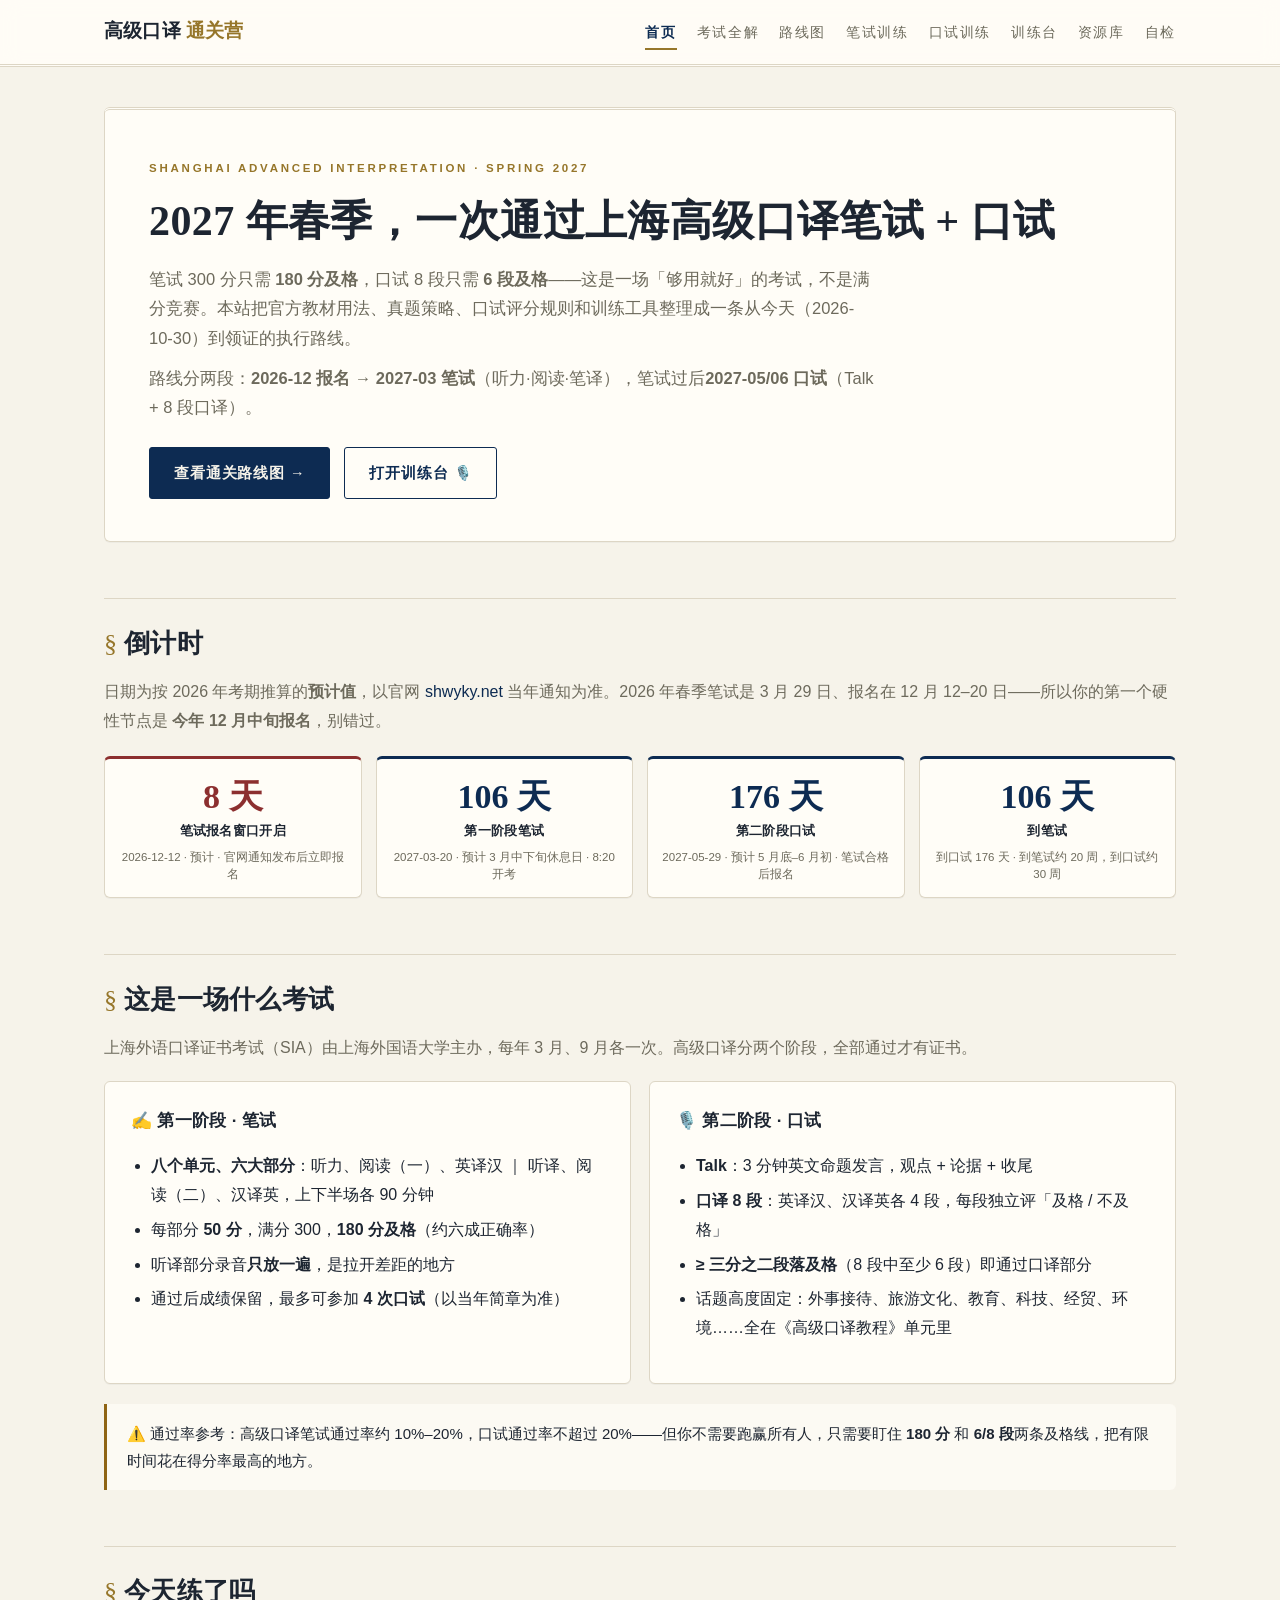
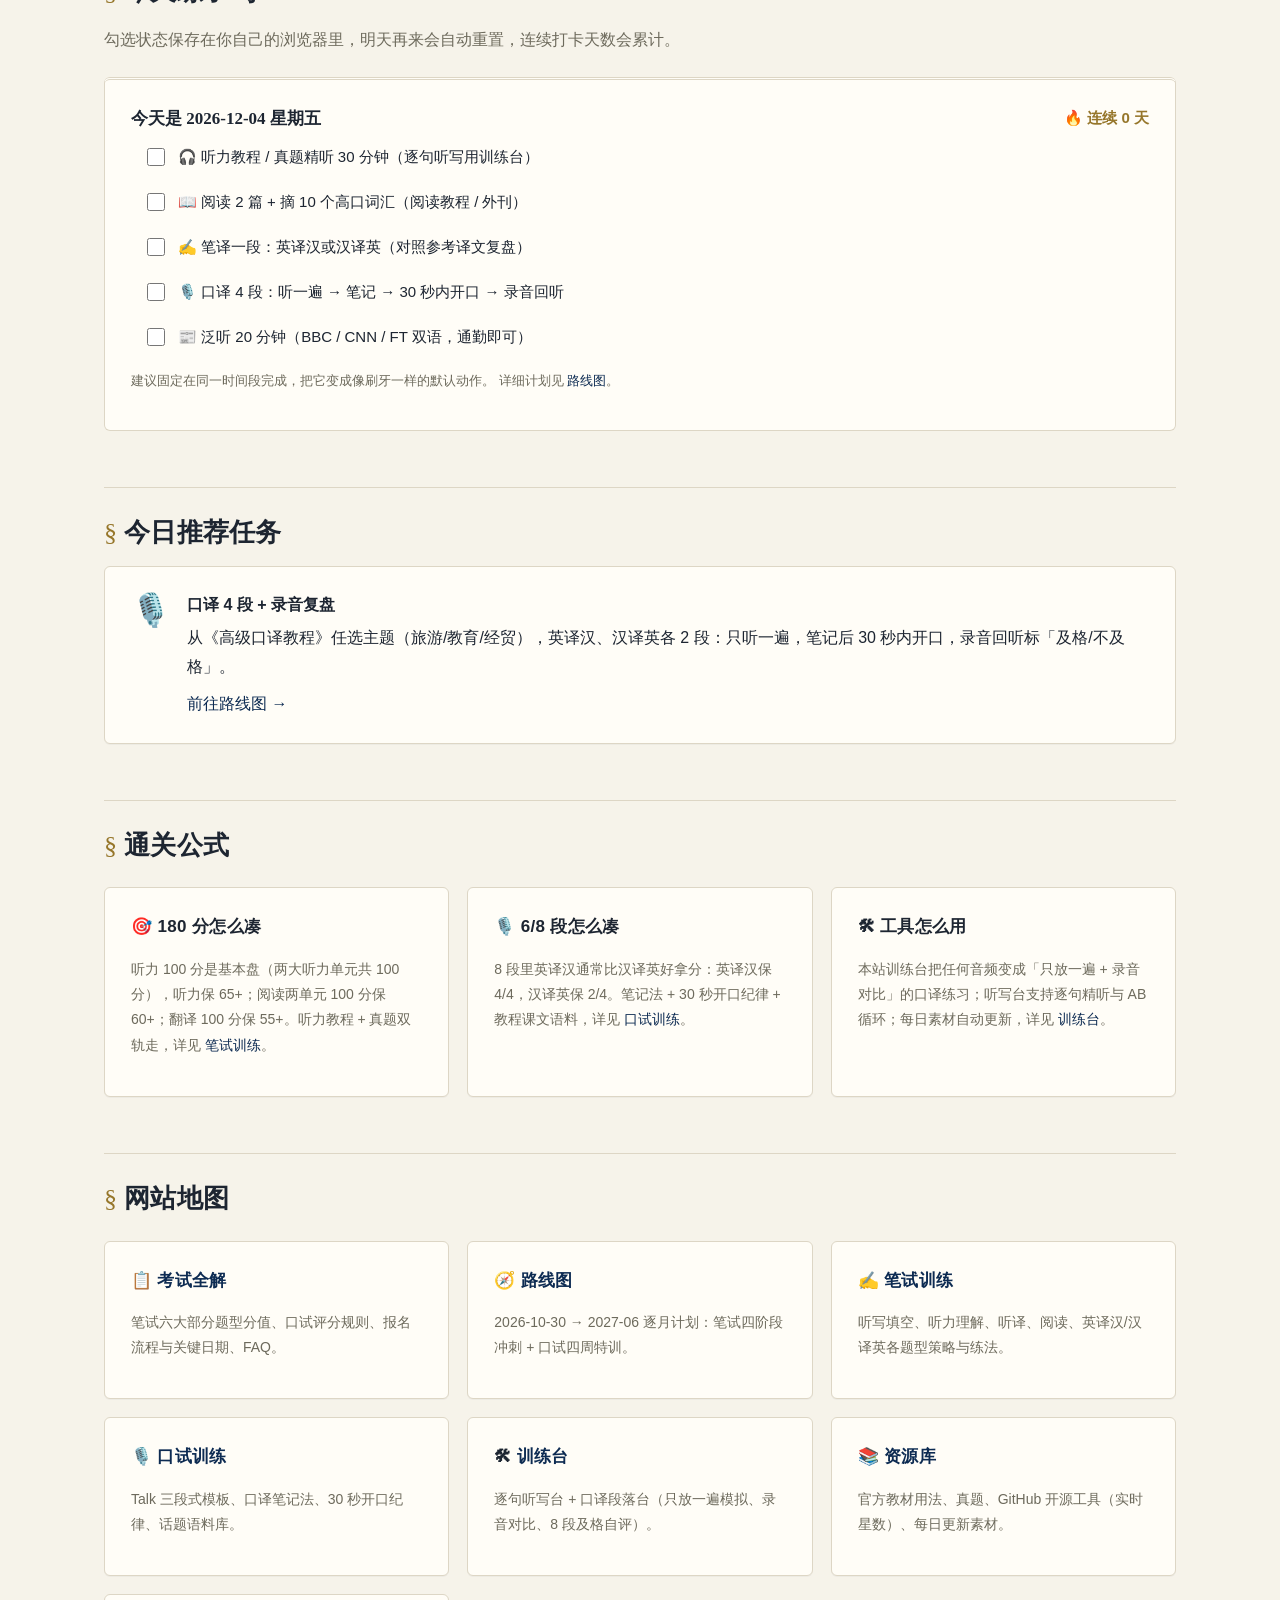
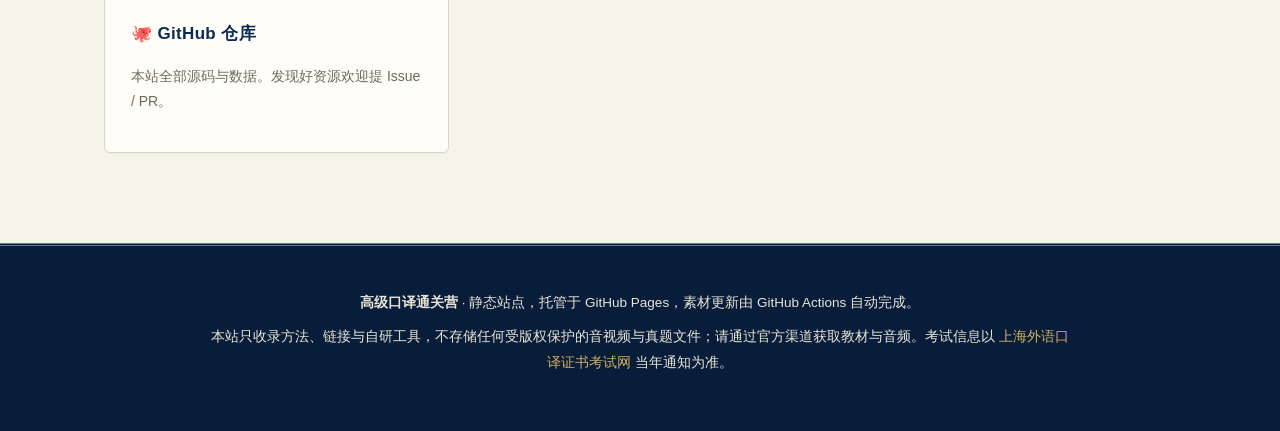
<file: index.html>
<!DOCTYPE html>
<html lang="zh-CN">
<head>
<meta charset="UTF-8">
<meta name="viewport" content="width=device-width, initial-scale=1.0">
<title>高级口译通关营 · 决胜 2027 春（笔试 + 口试一次通过）</title>
<link rel="icon" href="data:image/svg+xml,<svg xmlns='http://www.w3.org/2000/svg' viewBox='0 0 100 100'><text y='.9em' font-size='90'>🎙️</text></svg>">
<link rel="stylesheet" href="assets/style.css">
<meta name="description" content="上海高级口译笔试+口试 2027 春一次通过备考站：考情全解、通关路线图、笔试/口试训练法、听写与口译训练台。">
<meta property="og:site_name" content="高级口译通关营">
<meta property="og:title" content="高级口译通关营 · 决胜 2027 春（笔试 + 口试一次通过）">
<meta property="og:description" content="上海高级口译笔试+口试 2027 春一次通过备考站：考情全解、通关路线图、笔试/口试训练法、听写与口译训练台。">
<meta property="og:type" content="website">
<meta property="og:url" content="https://tanyaqiongcode.github.io/sia-spring2027/index.html">
</head>
<body>
<header class="topbar"><div class="topbar-inner">
  <a class="brand" href="index.html">高级口译 <span>通关营</span></a>
  <nav>
    <a href="index.html">首页</a>
    <a href="exam.html">考试全解</a>
    <a href="roadmap.html">路线图</a>
    <a href="written.html">笔试训练</a>
    <a href="oral.html">口试训练</a>
    <a href="practice.html">训练台</a>
    <a href="materials.html">资源库</a>
    <a href="selftest.html">自检</a>
  </nav>
</div></header>

<main class="wrap">

<section class="hero">
  <p class="kicker">Shanghai Advanced Interpretation · Spring 2027</p>
  <h1>2027 年春季，一次通过上海高级口译笔试 + 口试</h1>
  <p class="lead">笔试 300 分只需 <b>180 分及格</b>，口试 8 段只需 <b>6 段及格</b>——这是一场「够用就好」的考试，不是满分竞赛。本站把官方教材用法、真题策略、口试评分规则和训练工具整理成一条从今天（2026-10-30）到领证的执行路线。</p>
  <p class="lead">路线分两段：<b>2026-12 报名 → 2027-03 笔试</b>（听力·阅读·笔译），笔试过后<b>2027-05/06 口试</b>（Talk + 8 段口译）。</p>
  <div class="cta">
    <a class="btn" href="roadmap.html">查看通关路线图 →</a>
    <a class="btn ghost" href="practice.html">打开训练台 🎙️</a>
  </div>
</section>

<h2>倒计时</h2>
<p class="sub">日期为按 2026 年考期推算的<b>预计值</b>，以官网 <a href="https://www.shwyky.net" target="_blank" rel="noopener">shwyky.net</a> 当年通知为准。2026 年春季笔试是 3 月 29 日、报名在 12 月 12–20 日——所以你的第一个硬性节点是 <b>今年 12 月中旬报名</b>，别错过。</p>
<div class="countdown" data-countdown='[
  {"label":"笔试报名窗口开启","date":"2026-12-12","note":"预计 · 官网通知发布后立即报名","hot":true},
  {"label":"第一阶段笔试","date":"2027-03-20","note":"预计 3 月中下旬休息日 · 8:20 开考"},
  {"label":"第二阶段口试","date":"2027-05-29","note":"预计 5 月底–6 月初 · 笔试合格后报名"},
  {"label":"从今天起备考","date":"","note":"到笔试约 20 周，到口试约 30 周"}
]'></div>

<h2>这是一场什么考试</h2>
<p class="sub">上海外语口译证书考试（SIA）由上海外国语大学主办，每年 3 月、9 月各一次。高级口译分两个阶段，全部通过才有证书。</p>
<div class="grid c2">
  <div class="card">
    <h3>✍️ 第一阶段 · 笔试</h3>
    <ul>
      <li><b>八个单元、六大部分</b>：听力、阅读（一）、英译汉 ｜ 听译、阅读（二）、汉译英，上下半场各 90 分钟</li>
      <li>每部分 <b>50 分</b>，满分 300，<b>180 分及格</b>（约六成正确率）</li>
      <li>听译部分录音<b>只放一遍</b>，是拉开差距的地方</li>
      <li>通过后成绩保留，最多可参加 <b>4 次口试</b>（以当年简章为准）</li>
    </ul>
  </div>
  <div class="card">
    <h3>🎙️ 第二阶段 · 口试</h3>
    <ul>
      <li><b>Talk</b>：3 分钟英文命题发言，观点 + 论据 + 收尾</li>
      <li><b>口译 8 段</b>：英译汉、汉译英各 4 段，每段独立评「及格 / 不及格」</li>
      <li><b>≥ 三分之二段落及格</b>（8 段中至少 6 段）即通过口译部分</li>
      <li>话题高度固定：外事接待、旅游文化、教育、科技、经贸、环境……全在《高级口译教程》单元里</li>
    </ul>
  </div>
</div>
<div class="callout warn">⚠️ 通过率参考：高级口译笔试通过率约 10%–20%，口试通过率不超过 20%——但你不需要跑赢所有人，只需要盯住 <b>180 分</b> 和 <b>6/8 段</b>两条及格线，把有限时间花在得分率最高的地方。</div>

<h2>今天练了吗</h2>
<p class="sub">勾选状态保存在你自己的浏览器里，明天再来会自动重置，连续打卡天数会累计。</p>
<div class="checkin" data-checkin>
  <span class="date">今天是…</span><span class="streak">🔥 连续 0 天</span>
  <div style="clear:both"></div>
  <label><input type="checkbox"> 🎧 听力教程 / 真题精听 30 分钟（逐句听写用训练台）</label>
  <label><input type="checkbox"> 📖 阅读 2 篇 + 摘 10 个高口词汇（阅读教程 / 外刊）</label>
  <label><input type="checkbox"> ✍️ 笔译一段：英译汉或汉译英（对照参考译文复盘）</label>
  <label><input type="checkbox"> 🎙️ 口译 4 段：听一遍 → 笔记 → 30 秒内开口 → 录音回听</label>
  <label><input type="checkbox"> 📰 泛听 20 分钟（BBC / CNN / FT 双语，通勤即可）</label>
  <p class="hint">建议固定在同一时间段完成，把它变成像刷牙一样的默认动作。 详细计划见 <a href="roadmap.html">路线图</a>。</p>
</div>

<h2>今日推荐任务</h2>
<div class="card daily" data-daily='[
  {"emoji":"🎧","title":"听力教程 1 个单元","desc":"《高级听力教程》按单元推进：先盲做一遍，再逐句听写错题，最后整理听译笔记符号。16 个单元考试<b>有原题</b>，做一单元少一分风险。","href":"written.html#listen"},
  {"emoji":"🎙️","title":"口译 4 段 + 录音复盘","desc":"从《高级口译教程》任选主题（旅游/教育/经贸），英译汉、汉译英各 2 段：只听一遍，笔记后 30 秒内开口，录音回听标「及格/不及格」。","href":"practice.html#oral"},
  {"emoji":"🗣","title":"Talk 命题发言 1 篇","desc":"从话题库抽一个（如 Should CET-4/6 be abolished?），5 分钟列提纲，录音说满 3 分钟：观点→两条理由→例子→一句总结。","href":"oral.html#talk"},
  {"emoji":"✍️","title":"真题翻译 1 篇","desc":"做一篇历年真题英译汉：限时 30 分钟，写完逐句对照参考译文，把「会翻但没翻对」的点抄进复盘本。","href":"written.html#trans"},
  {"emoji":"📖","title":"阅读真题 2 篇限时","desc":"50 分钟内完成 2 篇 + 对答案。高口阅读考的是速度：先读题干再回原文定位，错了的题标注错因（定位/同义替换/超时）。","href":"written.html#reading"},
  {"emoji":"📰","title":"FT 双语精读 1 篇","desc":"读一篇 FT中文网双语文章：先读英文版，再对照中文译文，挑 5 个汉英/英汉转换句型记入语料本。","href":"materials.html#feeds"}
]'>
  <span class="emoji">📅</span>
  <div>
    <b>…</b>
    <p style="margin:4px 0 8px">…</p>
    <a href="roadmap.html">前往路线图 →</a>
  </div>
</div>

<h2>通关公式</h2>
<div class="grid c3">
  <div class="card"><h3>🎯 180 分怎么凑</h3><p class="meta">听力 100 分是基本盘（两大听力单元共 100 分），听力保 65+；阅读两单元 100 分保 60+；翻译 100 分保 55+。听力教程 + 真题双轨走，详见 <a href="written.html">笔试训练</a>。</p></div>
  <div class="card"><h3>🎙️ 6/8 段怎么凑</h3><p class="meta">8 段里英译汉通常比汉译英好拿分：英译汉保 4/4，汉译英保 2/4。笔记法 + 30 秒开口纪律 + 教程课文语料，详见 <a href="oral.html">口试训练</a>。</p></div>
  <div class="card"><h3>🛠 工具怎么用</h3><p class="meta">本站训练台把任何音频变成「只放一遍 + 录音对比」的口译练习；听写台支持逐句精听与 AB 循环；每日素材自动更新，详见 <a href="practice.html">训练台</a>。</p></div>
</div>

<h2>网站地图</h2>
<div class="grid c3">
  <div class="card"><h3>📋 <a href="exam.html">考试全解</a></h3><p class="meta">笔试六大部分题型分值、口试评分规则、报名流程与关键日期、FAQ。</p></div>
  <div class="card"><h3>🧭 <a href="roadmap.html">路线图</a></h3><p class="meta">2026-10-30 → 2027-06 逐月计划：笔试四阶段冲刺 + 口试四周特训。</p></div>
  <div class="card"><h3>✍️ <a href="written.html">笔试训练</a></h3><p class="meta">听写填空、听力理解、听译、阅读、英译汉/汉译英各题型策略与练法。</p></div>
  <div class="card"><h3>🎙️ <a href="oral.html">口试训练</a></h3><p class="meta">Talk 三段式模板、口译笔记法、30 秒开口纪律、话题语料库。</p></div>
  <div class="card"><h3>🛠 <a href="practice.html">训练台</a></h3><p class="meta">逐句听写台 + 口译段落台（只放一遍模拟、录音对比、8 段及格自评）。</p></div>
  <div class="card"><h3>📚 <a href="materials.html">资源库</a></h3><p class="meta">官方教材用法、真题、GitHub 开源工具（实时星数）、每日更新素材。</p></div>
  <div class="card"><h3>🐙 <a href="https://github.com/tanyaqiongcode/sia-spring2027" target="_blank" rel="noopener">GitHub 仓库</a></h3><p class="meta">本站全部源码与数据。发现好资源欢迎提 Issue / PR。</p></div>
</div>

</main>

<footer>
  <p><b>高级口译通关营</b> · 静态站点，托管于 GitHub Pages，素材更新由 GitHub Actions 自动完成。</p>
  <p>本站只收录方法、链接与自研工具，不存储任何受版权保护的音视频与真题文件；请通过官方渠道获取教材与音频。考试信息以 <a href="https://www.shwyky.net" target="_blank" rel="noopener">上海外语口译证书考试网</a> 当年通知为准。</p>
</footer>

<script src="assets/main.js"></script>
</body>
</html>
</file>
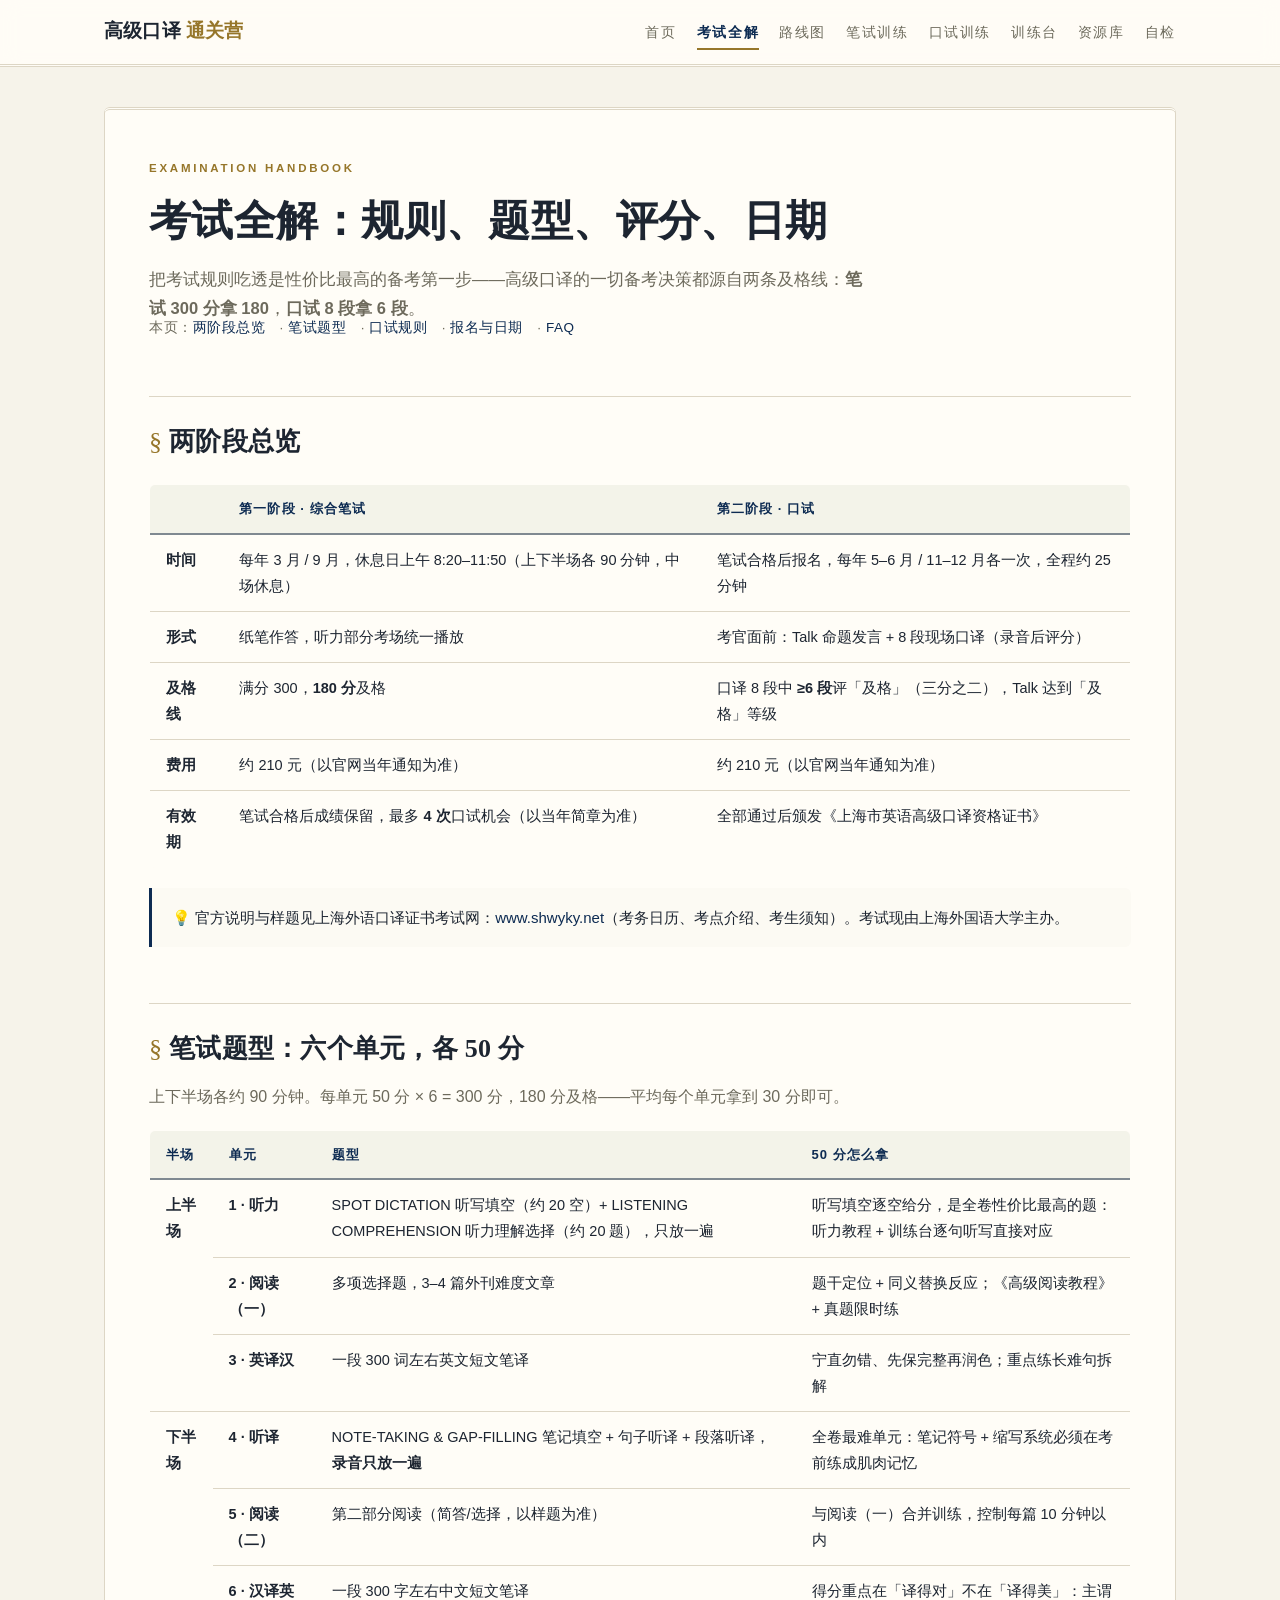
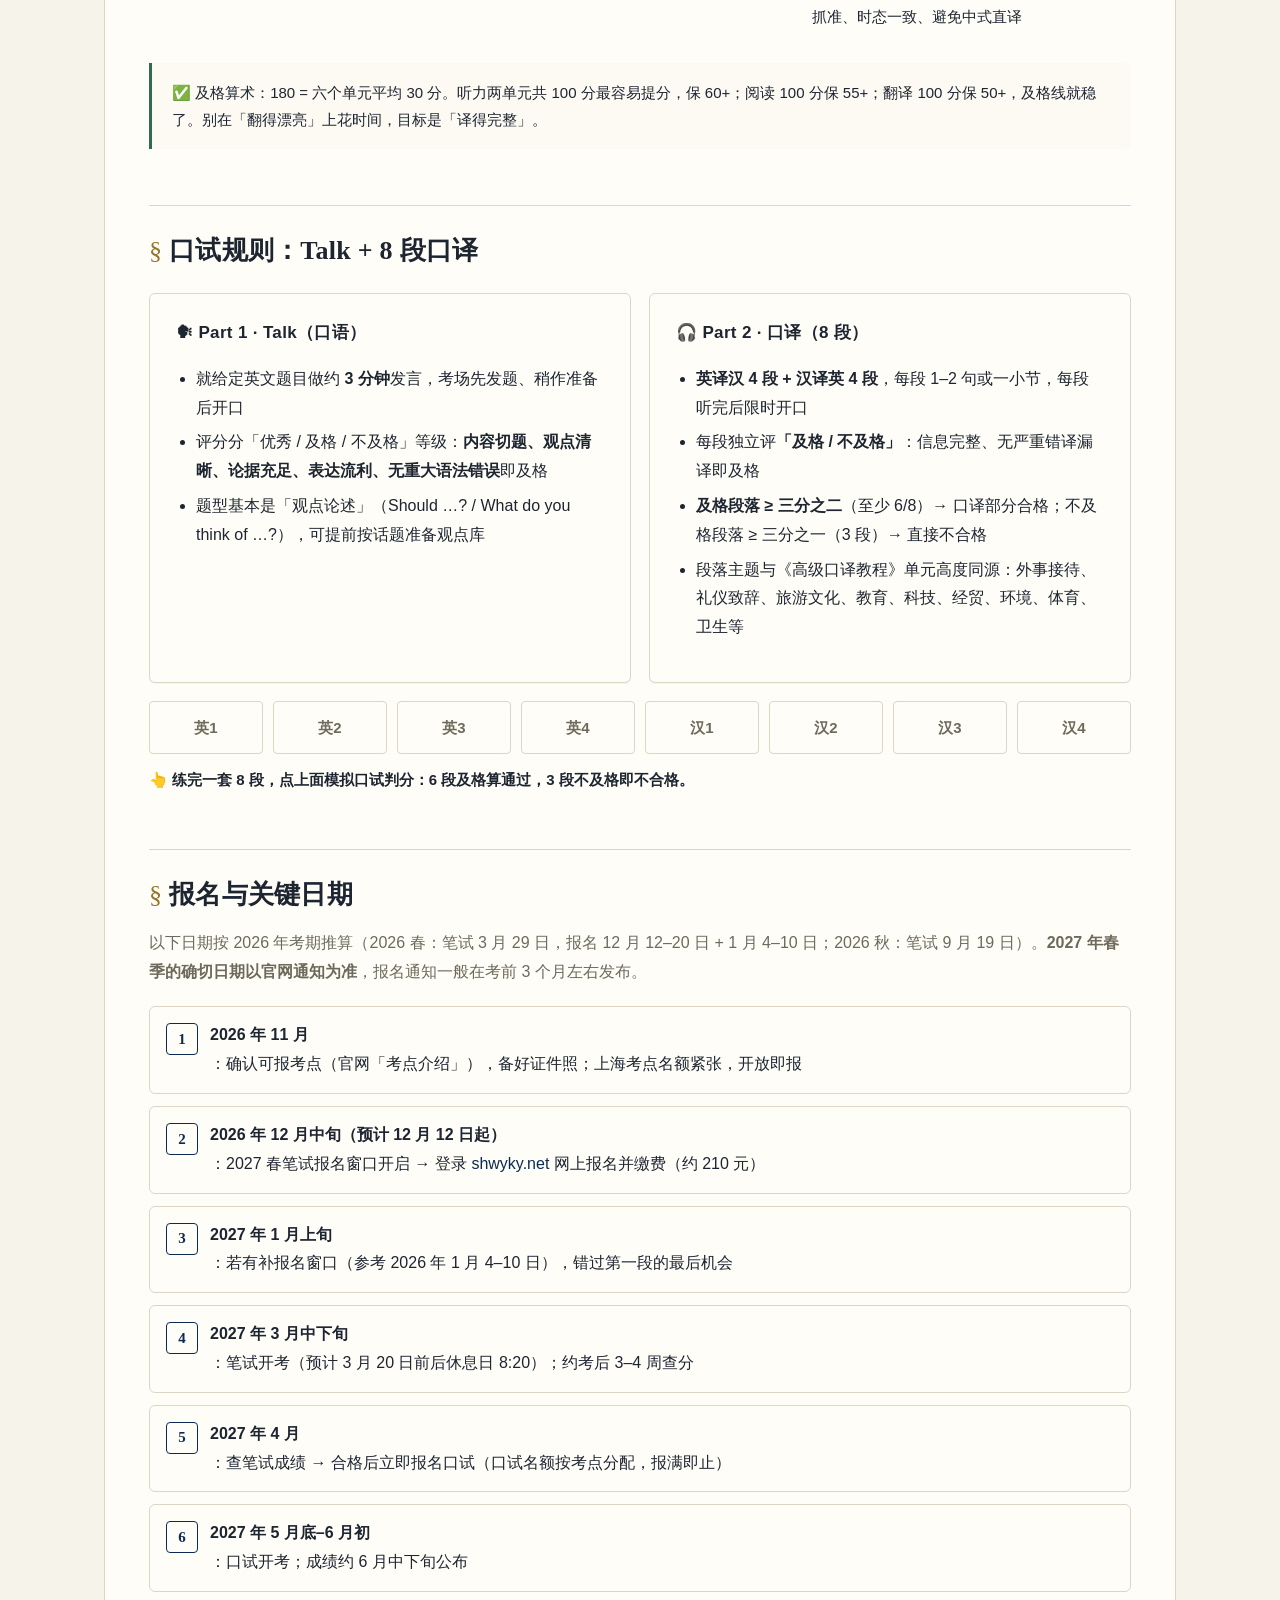
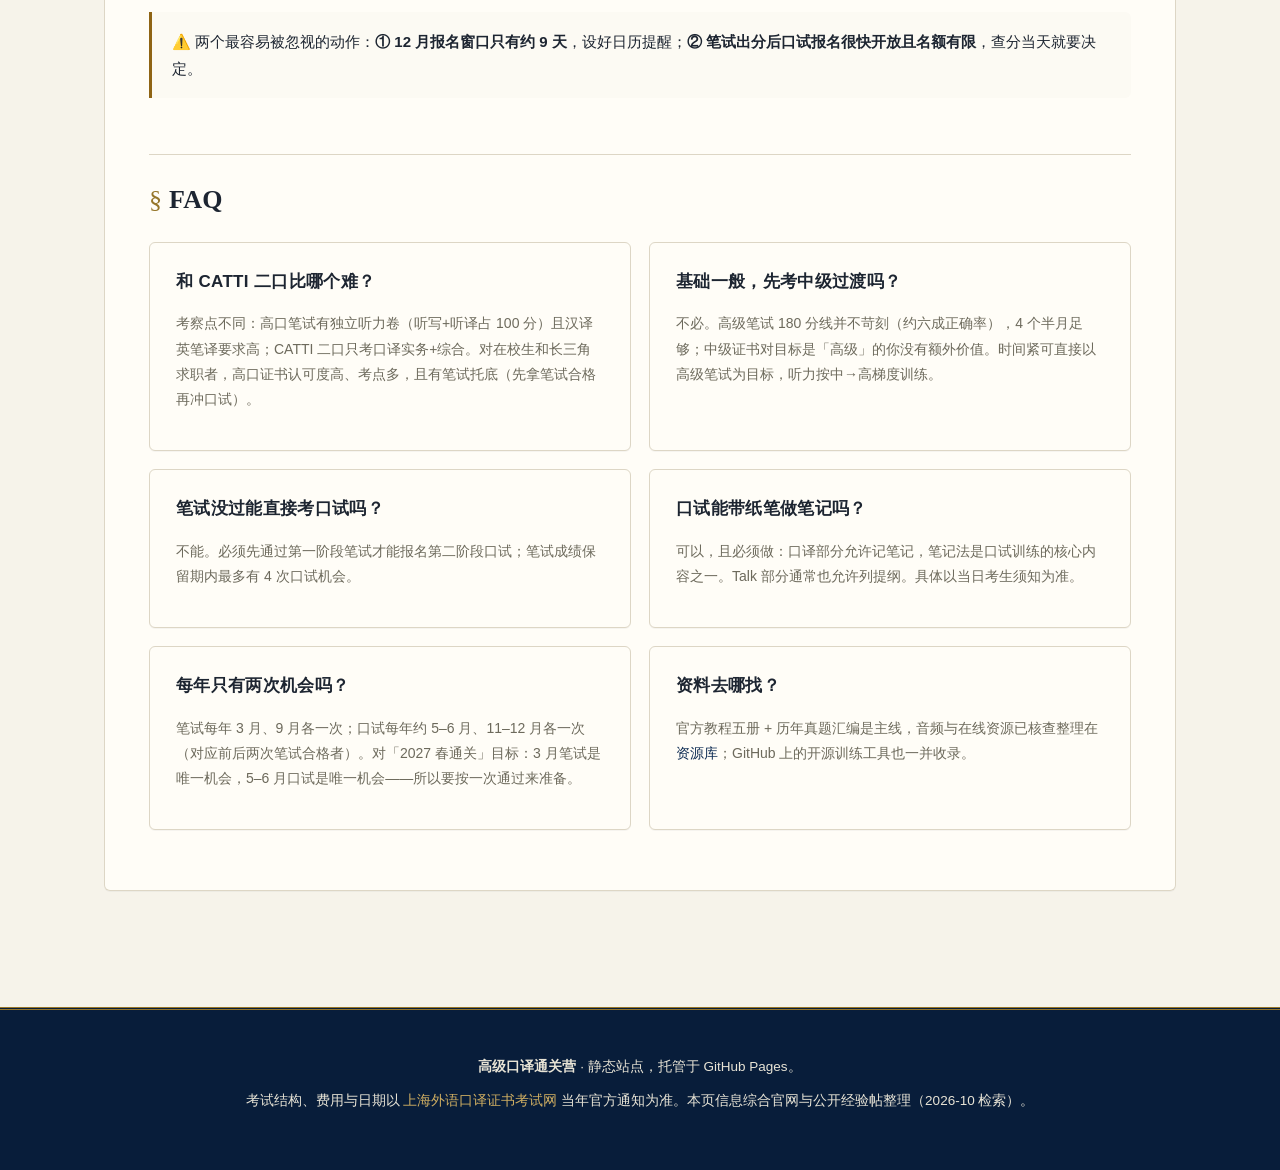
<file: exam.html>
<!DOCTYPE html>
<html lang="zh-CN">
<head>
<meta charset="UTF-8">
<meta name="viewport" content="width=device-width, initial-scale=1.0">
<title>考试全解 · 高级口译通关营</title>
<link rel="icon" href="data:image/svg+xml,<svg xmlns='http://www.w3.org/2000/svg' viewBox='0 0 100 100'><text y='.9em' font-size='90'>🎙️</text></svg>">
<link rel="stylesheet" href="assets/style.css">
<meta name="description" content="高级口译考试全解：笔试六单元题型分值、口试 Talk+8 段评分规则、报名流程与关键日期、FAQ 与口试判分器。">
<meta property="og:site_name" content="高级口译通关营">
<meta property="og:title" content="考试全解 · 高级口译通关营">
<meta property="og:description" content="高级口译考试全解：笔试六单元题型分值、口试 Talk+8 段评分规则、报名流程与关键日期、FAQ 与口试判分器。">
<meta property="og:type" content="website">
<meta property="og:url" content="https://tanyaqiongcode.github.io/sia-spring2027/exam.html">
</head>
<body>
<header class="topbar"><div class="topbar-inner">
  <a class="brand" href="index.html">高级口译 <span>通关营</span></a>
  <nav>
    <a href="index.html">首页</a>
    <a href="exam.html">考试全解</a>
    <a href="roadmap.html">路线图</a>
    <a href="written.html">笔试训练</a>
    <a href="oral.html">口试训练</a>
    <a href="practice.html">训练台</a>
    <a href="materials.html">资源库</a>
    <a href="selftest.html">自检</a>
  </nav>
</div></header>

<main class="wrap">
<section class="hero">
  <p class="kicker">Examination Handbook</p>
  <h1>考试全解：规则、题型、评分、日期</h1>
  <p class="lead">把考试规则吃透是性价比最高的备考第一步——高级口译的一切备考决策都源自两条及格线：<b>笔试 300 分拿 180</b>，<b>口试 8 段拿 6 段</b>。</p>
</div>

<p class="toc">本页：<a href="#structure">两阶段总览</a> · <a href="#written">笔试题型</a> · <a href="#oral">口试规则</a> · <a href="#signup">报名与日期</a> · <a href="#faq">FAQ</a></p>

<h2 id="structure">两阶段总览</h2>
<div class="table-wrap"><table>
  <tr><th></th><th>第一阶段 · 综合笔试</th><th>第二阶段 · 口试</th></tr>
  <tr><td><b>时间</b></td><td>每年 3 月 / 9 月，休息日上午 8:20–11:50（上下半场各 90 分钟，中场休息）</td><td>笔试合格后报名，每年 5–6 月 / 11–12 月各一次，全程约 25 分钟</td></tr>
  <tr><td><b>形式</b></td><td>纸笔作答，听力部分考场统一播放</td><td>考官面前：Talk 命题发言 + 8 段现场口译（录音后评分）</td></tr>
  <tr><td><b>及格线</b></td><td>满分 300，<b>180 分</b>及格</td><td>口译 8 段中 <b>≥6 段</b>评「及格」（三分之二），Talk 达到「及格」等级</td></tr>
  <tr><td><b>费用</b></td><td>约 210 元（以官网当年通知为准）</td><td>约 210 元（以官网当年通知为准）</td></tr>
  <tr><td><b>有效期</b></td><td>笔试合格后成绩保留，最多 <b>4 次</b>口试机会（以当年简章为准）</td><td>全部通过后颁发《上海市英语高级口译资格证书》</td></tr>
</table></div>
<div class="callout">💡 官方说明与样题见上海外语口译证书考试网：<a href="https://www.shwyky.net" target="_blank" rel="noopener">www.shwyky.net</a>（考务日历、考点介绍、考生须知）。考试现由上海外国语大学主办。</div>

<h2 id="written">笔试题型：六个单元，各 50 分</h2>
<p class="sub">上下半场各约 90 分钟。每单元 50 分 × 6 = 300 分，180 分及格——平均每个单元拿到 30 分即可。</p>
<div class="table-wrap"><table>
  <tr><th>半场</th><th>单元</th><th>题型</th><th>50 分怎么拿</th></tr>
  <tr><td rowspan="3"><b>上半场</b></td><td><b>1 · 听力</b></td><td>SPOT DICTATION 听写填空（约 20 空）+ LISTENING COMPREHENSION 听力理解选择（约 20 题），只放一遍</td><td>听写填空逐空给分，是全卷性价比最高的题：听力教程 + 训练台逐句听写直接对应</td></tr>
  <tr><td><b>2 · 阅读（一）</b></td><td>多项选择题，3–4 篇外刊难度文章</td><td>题干定位 + 同义替换反应；《高级阅读教程》+ 真题限时练</td></tr>
  <tr><td><b>3 · 英译汉</b></td><td>一段 300 词左右英文短文笔译</td><td>宁直勿错、先保完整再润色；重点练长难句拆解</td></tr>
  <tr><td rowspan="3"><b>下半场</b></td><td><b>4 · 听译</b></td><td>NOTE-TAKING &amp; GAP-FILLING 笔记填空 + 句子听译 + 段落听译，<b>录音只放一遍</b></td><td>全卷最难单元：笔记符号 + 缩写系统必须在考前练成肌肉记忆</td></tr>
  <tr><td><b>5 · 阅读（二）</b></td><td>第二部分阅读（简答/选择，以样题为准）</td><td>与阅读（一）合并训练，控制每篇 10 分钟以内</td></tr>
  <tr><td><b>6 · 汉译英</b></td><td>一段 300 字左右中文短文笔译</td><td>得分重点在「译得对」不在「译得美」：主谓抓准、时态一致、避免中式直译</td></tr>
</table></div>
<div class="callout ok">✅ 及格算术：180 = 六个单元平均 30 分。听力两单元共 100 分最容易提分，保 60+；阅读 100 分保 55+；翻译 100 分保 50+，及格线就稳了。别在「翻得漂亮」上花时间，目标是「译得完整」。</div>

<h2 id="oral">口试规则：Talk + 8 段口译</h2>
<div class="grid c2">
  <div class="card">
    <h3>🗣 Part 1 · Talk（口语）</h3>
    <ul>
      <li>就给定英文题目做约 <b>3 分钟</b>发言，考场先发题、稍作准备后开口</li>
      <li>评分分「优秀 / 及格 / 不及格」等级：<b>内容切题、观点清晰、论据充足、表达流利、无重大语法错误</b>即及格</li>
      <li>题型基本是「观点论述」（Should …? / What do you think of …?），可提前按话题准备观点库</li>
    </ul>
  </div>
  <div class="card">
    <h3>🎧 Part 2 · 口译（8 段）</h3>
    <ul>
      <li><b>英译汉 4 段 + 汉译英 4 段</b>，每段 1–2 句或一小节，每段听完后限时开口</li>
      <li>每段独立评<b>「及格 / 不及格」</b>：信息完整、无严重错译漏译即及格</li>
      <li><b>及格段落 ≥ 三分之二</b>（至少 6/8）→ 口译部分合格；不及格段落 ≥ 三分之一（3 段）→ 直接不合格</li>
      <li>段落主题与《高级口译教程》单元高度同源：外事接待、礼仪致辞、旅游文化、教育、科技、经贸、环境、体育、卫生等</li>
    </ul>
  </div>
</div>
<div class="pass-fail" data-pf title="点击模拟口试自评：交替标记及格/不及格">
  <div class="pf-unit">英1</div><div class="pf-unit">英2</div><div class="pf-unit">英3</div><div class="pf-unit">英4</div>
  <div class="pf-unit">汉1</div><div class="pf-unit">汉2</div><div class="pf-unit">汉3</div><div class="pf-unit">汉4</div>
</div>
<p class="pf-verdict" data-pf-verdict>👆 练完一套 8 段，点上面模拟口试判分：6 段及格算通过，3 段不及格即不合格。</p>

<h2 id="signup">报名与关键日期</h2>
<p class="sub">以下日期按 2026 年考期推算（2026 春：笔试 3 月 29 日，报名 12 月 12–20 日 + 1 月 4–10 日；2026 秋：笔试 9 月 19 日）。<b>2027 年春季的确切日期以官网通知为准</b>，报名通知一般在考前 3 个月左右发布。</p>
<div class="steps">
  <li><b>2026 年 11 月</b>：确认可报考点（官网「考点介绍」），备好证件照；上海考点名额紧张，开放即报</li>
  <li><b>2026 年 12 月中旬（预计 12 月 12 日起）</b>：2027 春笔试报名窗口开启 → 登录 <a href="https://www.shwyky.net" target="_blank" rel="noopener">shwyky.net</a> 网上报名并缴费（约 210 元）</li>
  <li><b>2027 年 1 月上旬</b>：若有补报名窗口（参考 2026 年 1 月 4–10 日），错过第一段的最后机会</li>
  <li><b>2027 年 3 月中下旬</b>：笔试开考（预计 3 月 20 日前后休息日 8:20）；约考后 3–4 周查分</li>
  <li><b>2027 年 4 月</b>：查笔试成绩 → 合格后立即报名口试（口试名额按考点分配，报满即止）</li>
  <li><b>2027 年 5 月底–6 月初</b>：口试开考；成绩约 6 月中下旬公布</li>
</div>
<div class="callout warn">⚠️ 两个最容易被忽视的动作：<b>① 12 月报名窗口只有约 9 天</b>，设好日历提醒；<b>② 笔试出分后口试报名很快开放且名额有限</b>，查分当天就要决定。</div>

<h2 id="faq">FAQ</h2>
<div class="grid c2">
  <div class="card"><h3>和 CATTI 二口比哪个难？</h3><p class="meta">考察点不同：高口笔试有独立听力卷（听写+听译占 100 分）且汉译英笔译要求高；CATTI 二口只考口译实务+综合。对在校生和长三角求职者，高口证书认可度高、考点多，且有笔试托底（先拿笔试合格再冲口试）。</p></div>
  <div class="card"><h3>基础一般，先考中级过渡吗？</h3><p class="meta">不必。高级笔试 180 分线并不苛刻（约六成正确率），4 个半月足够；中级证书对目标是「高级」的你没有额外价值。时间紧可直接以高级笔试为目标，听力按中→高梯度训练。</p></div>
  <div class="card"><h3>笔试没过能直接考口试吗？</h3><p class="meta">不能。必须先通过第一阶段笔试才能报名第二阶段口试；笔试成绩保留期内最多有 4 次口试机会。</p></div>
  <div class="card"><h3>口试能带纸笔做笔记吗？</h3><p class="meta">可以，且必须做：口译部分允许记笔记，笔记法是口试训练的核心内容之一。Talk 部分通常也允许列提纲。具体以当日考生须知为准。</p></div>
  <div class="card"><h3>每年只有两次机会吗？</h3><p class="meta">笔试每年 3 月、9 月各一次；口试每年约 5–6 月、11–12 月各一次（对应前后两次笔试合格者）。对「2027 春通关」目标：3 月笔试是唯一机会，5–6 月口试是唯一机会——所以要按一次通过来准备。</p></div>
  <div class="card"><h3>资料去哪找？</h3><p class="meta">官方教程五册 + 历年真题汇编是主线，音频与在线资源已核查整理在 <a href="materials.html">资源库</a>；GitHub 上的开源训练工具也一并收录。</p></div>
</div>

</main>

<footer>
  <p><b>高级口译通关营</b> · 静态站点，托管于 GitHub Pages。</p>
  <p>考试结构、费用与日期以 <a href="https://www.shwyky.net" target="_blank" rel="noopener">上海外语口译证书考试网</a> 当年官方通知为准。本页信息综合官网与公开经验帖整理（2026-10 检索）。</p>
</footer>

<script src="assets/main.js"></script>
</body>
</html>
</file>
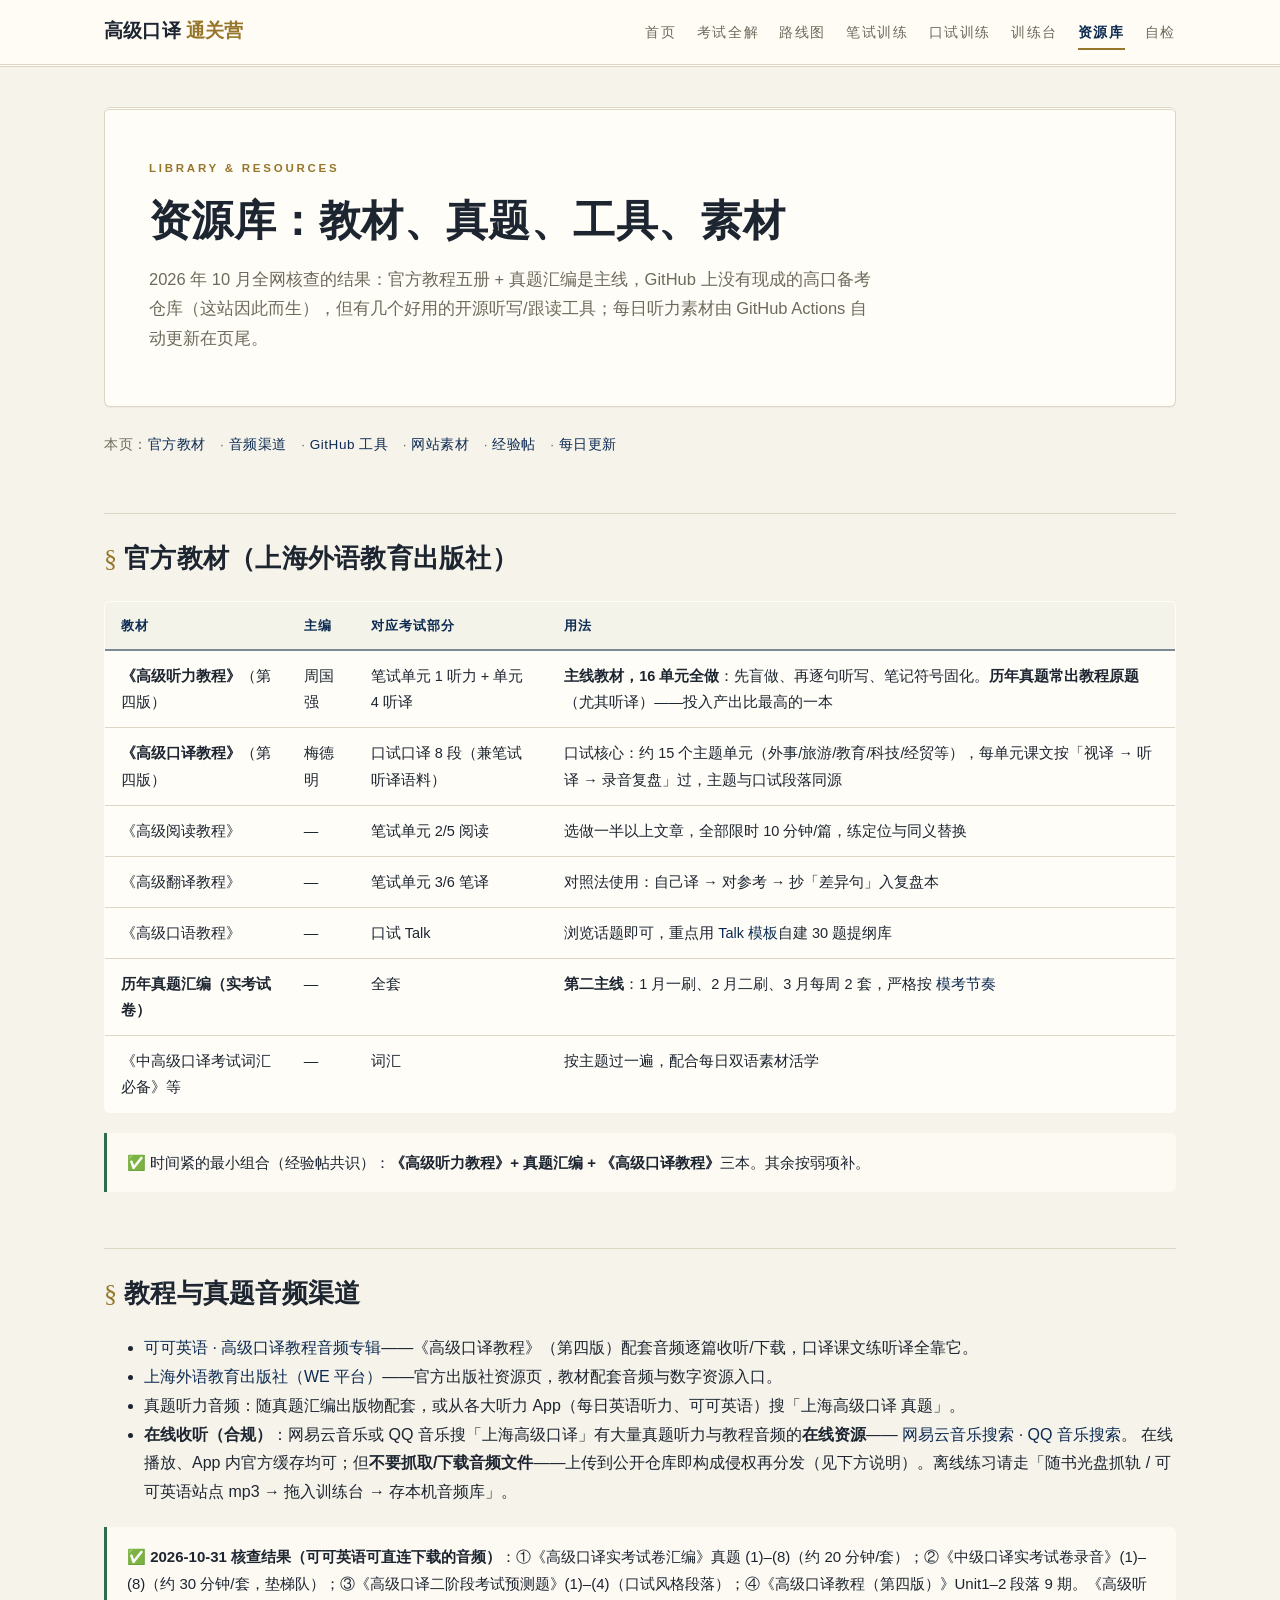
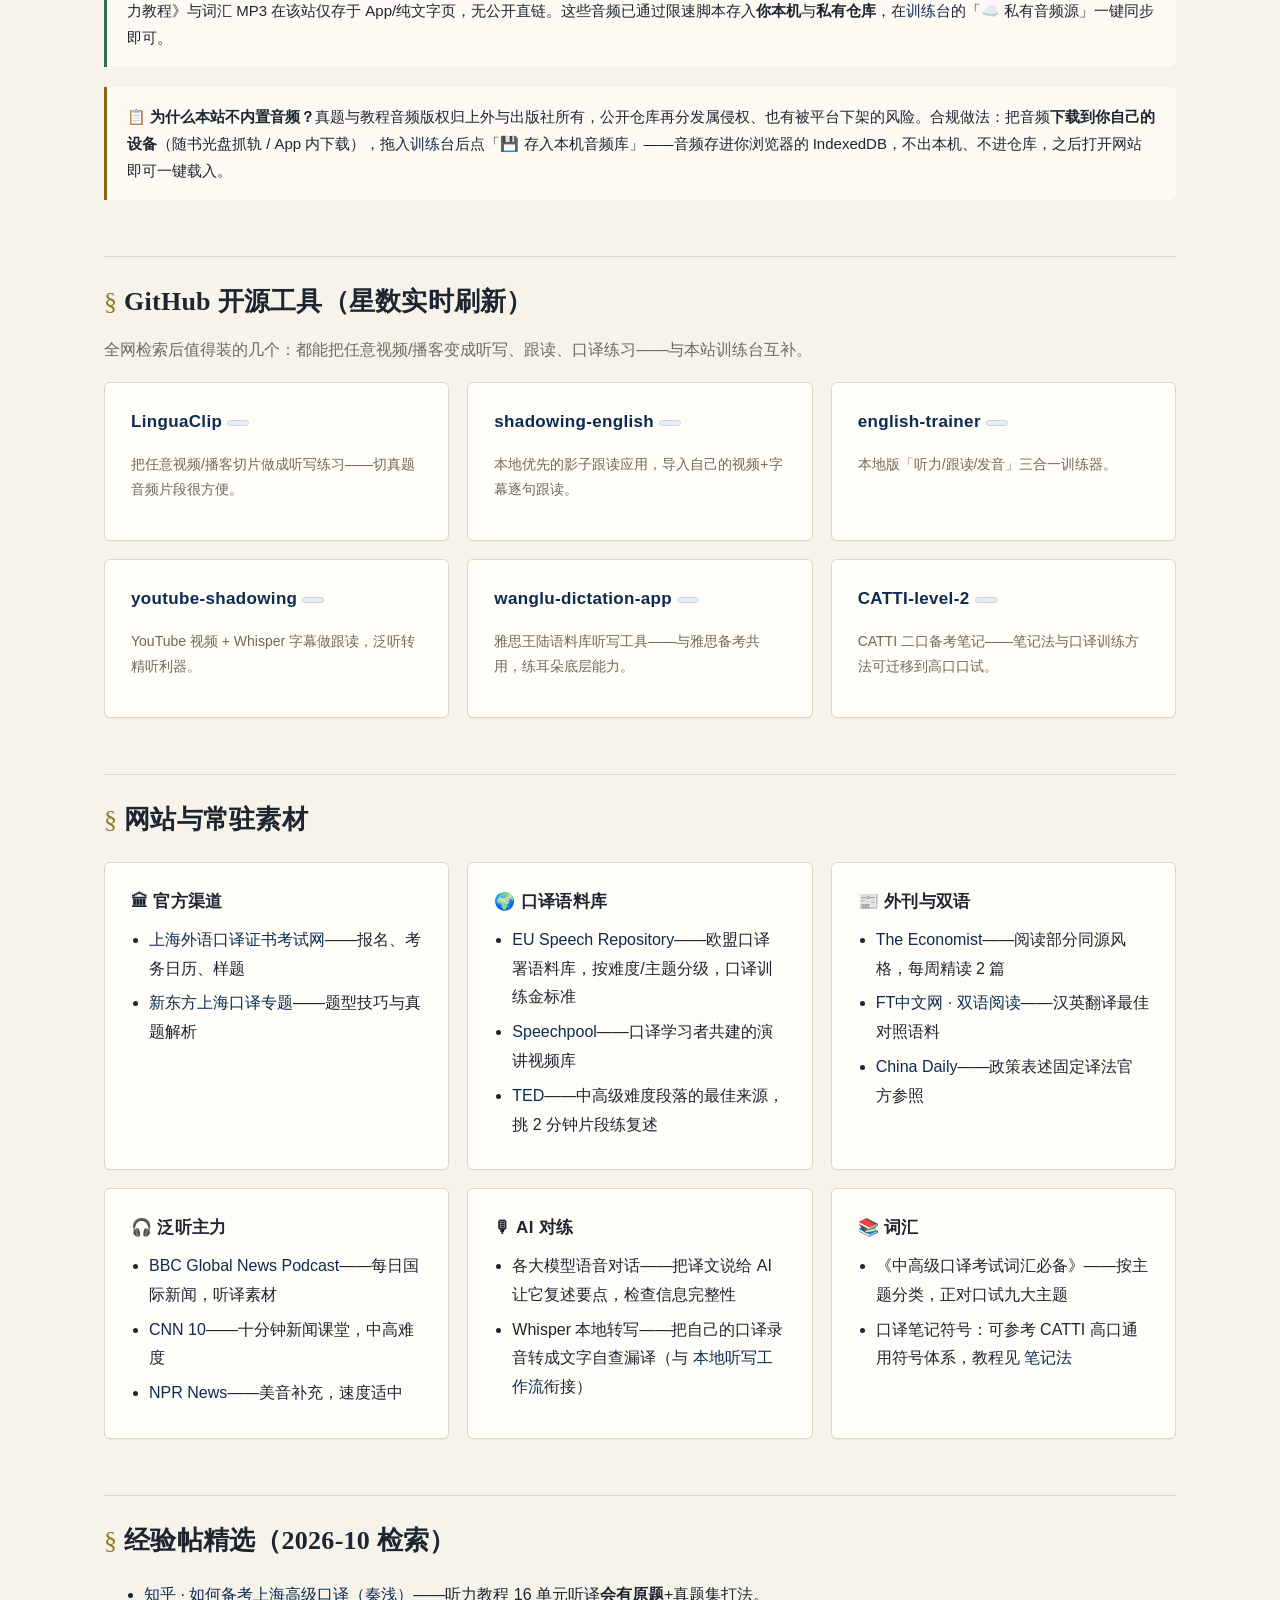
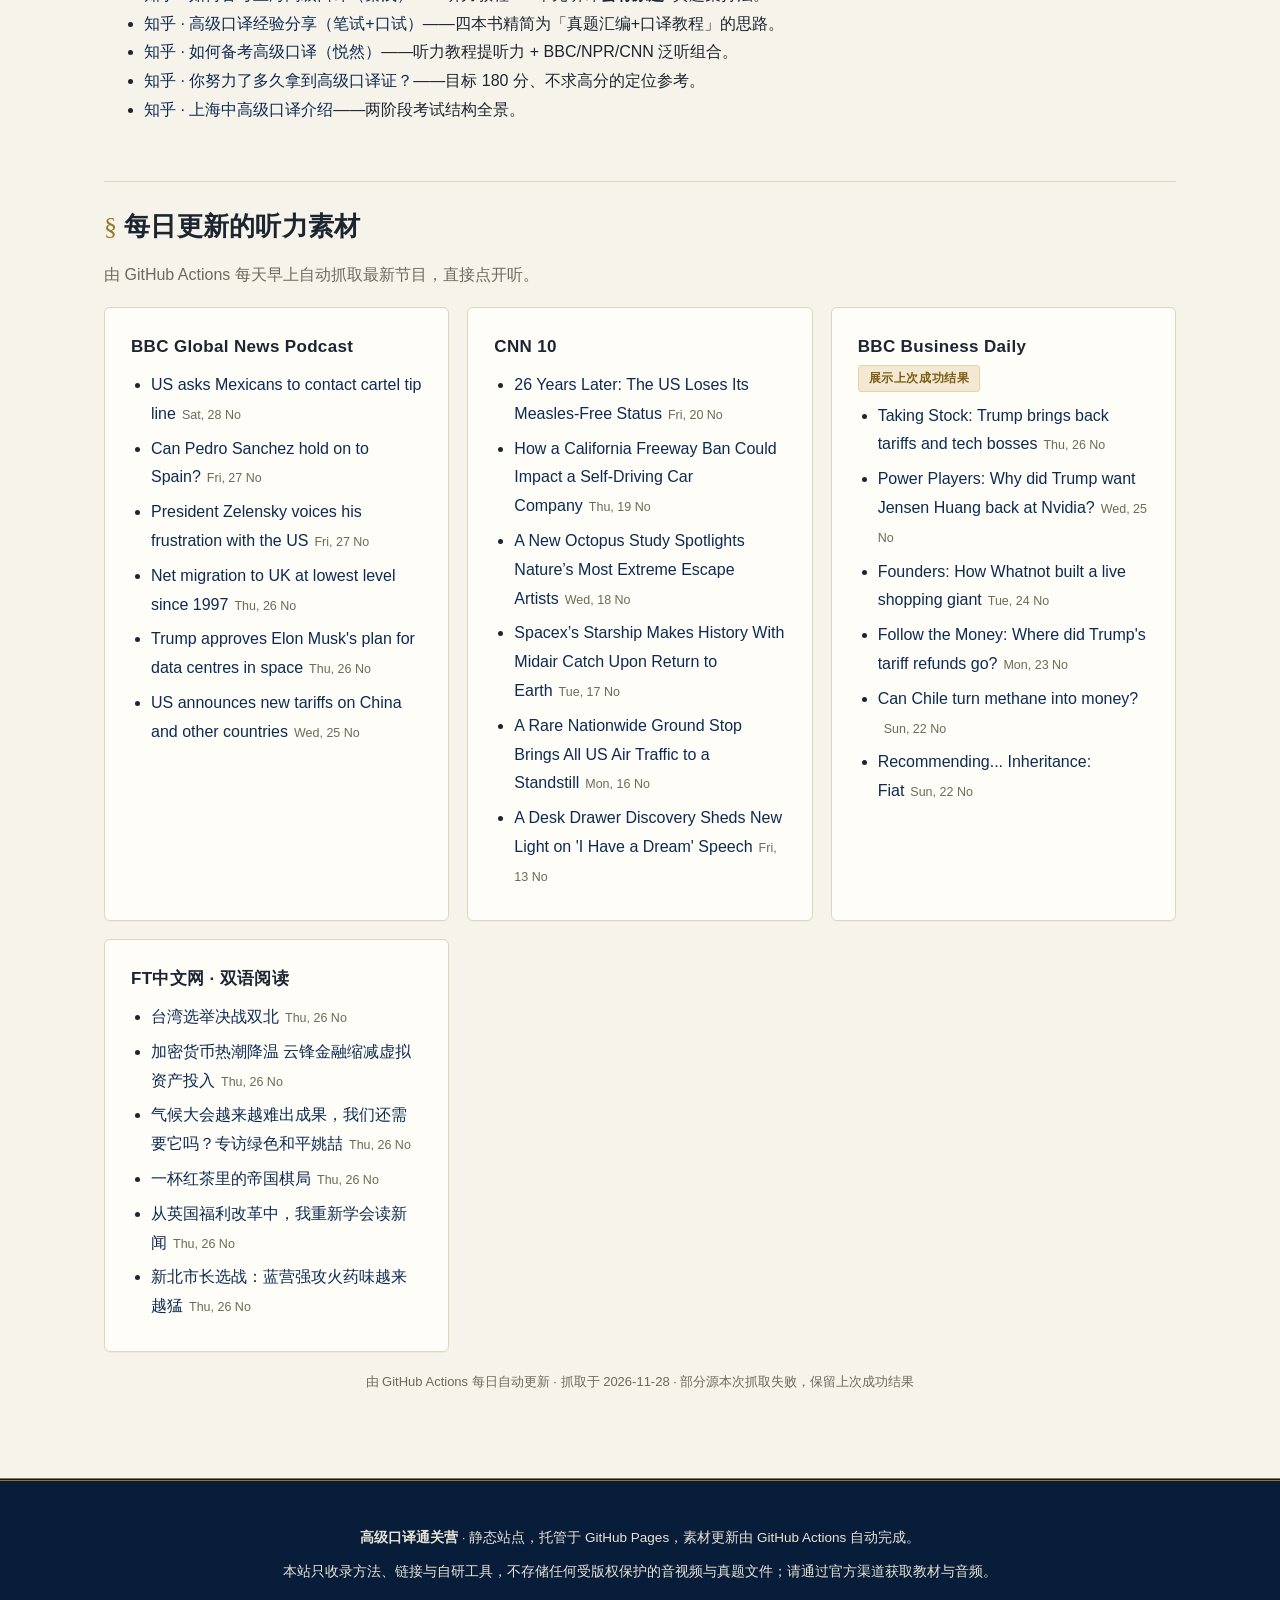
<file: materials.html>
<!DOCTYPE html>
<html lang="zh-CN">
<head>
<meta charset="UTF-8">
<meta name="viewport" content="width=device-width, initial-scale=1.0">
<title>资源库 · 高级口译通关营</title>
<link rel="icon" href="data:image/svg+xml,<svg xmlns='http://www.w3.org/2000/svg' viewBox='0 0 100 100'><text y='.9em' font-size='90'>🎙️</text></svg>">
<link rel="stylesheet" href="assets/style.css">
<meta name="description" content="高级口译备考资源库：官方教材用法、真题、GitHub 开源工具、外刊与口译语料库、每日更新素材。">
<meta property="og:site_name" content="高级口译通关营">
<meta property="og:title" content="资源库 · 高级口译通关营">
<meta property="og:description" content="高级口译备考资源库：官方教材用法、真题、GitHub 开源工具、外刊与口译语料库、每日更新素材。">
<meta property="og:type" content="website">
<meta property="og:url" content="https://tanyaqiongcode.github.io/sia-spring2027/materials.html">
</head>
<body>
<header class="topbar"><div class="topbar-inner">
  <a class="brand" href="index.html">高级口译 <span>通关营</span></a>
  <nav>
    <a href="index.html">首页</a>
    <a href="exam.html">考试全解</a>
    <a href="roadmap.html">路线图</a>
    <a href="written.html">笔试训练</a>
    <a href="oral.html">口试训练</a>
    <a href="practice.html">训练台</a>
    <a href="materials.html">资源库</a>
    <a href="selftest.html">自检</a>
  </nav>
</div></header>

<main class="wrap">
<section class="hero">
  <p class="kicker">Library &amp; Resources</p>
  <h1>资源库：教材、真题、工具、素材</h1>
  <p class="lead">2026 年 10 月全网核查的结果：官方教程五册 + 真题汇编是主线，GitHub 上没有现成的高口备考仓库（这站因此而生），但有几个好用的开源听写/跟读工具；每日听力素材由 GitHub Actions 自动更新在页尾。</p>
</section>

<p class="toc">本页：<a href="#books">官方教材</a> · <a href="#audio">音频渠道</a> · <a href="#github">GitHub 工具</a> · <a href="#sites">网站素材</a> · <a href="#posts">经验帖</a> · <a href="#feeds">每日更新</a></p>

<h2 id="books">官方教材（上海外语教育出版社）</h2>
<div class="table-wrap"><table>
  <tr><th>教材</th><th>主编</th><th>对应考试部分</th><th>用法</th></tr>
  <tr><td><b>《高级听力教程》</b>（第四版）</td><td>周国强</td><td>笔试单元 1 听力 + 单元 4 听译</td><td><b>主线教材，16 单元全做</b>：先盲做、再逐句听写、笔记符号固化。<b>历年真题常出教程原题</b>（尤其听译）——投入产出比最高的一本</td></tr>
  <tr><td><b>《高级口译教程》</b>（第四版）</td><td>梅德明</td><td>口试口译 8 段（兼笔试听译语料）</td><td>口试核心：约 15 个主题单元（外事/旅游/教育/科技/经贸等），每单元课文按「视译 → 听译 → 录音复盘」过，主题与口试段落同源</td></tr>
  <tr><td>《高级阅读教程》</td><td>—</td><td>笔试单元 2/5 阅读</td><td>选做一半以上文章，全部限时 10 分钟/篇，练定位与同义替换</td></tr>
  <tr><td>《高级翻译教程》</td><td>—</td><td>笔试单元 3/6 笔译</td><td>对照法使用：自己译 → 对参考 → 抄「差异句」入复盘本</td></tr>
  <tr><td>《高级口语教程》</td><td>—</td><td>口试 Talk</td><td>浏览话题即可，重点用 <a href="oral.html#talk">Talk 模板</a>自建 30 题提纲库</td></tr>
  <tr><td><b>历年真题汇编（实考试卷）</b></td><td>—</td><td>全套</td><td><b>第二主线</b>：1 月一刷、2 月二刷、3 月每周 2 套，严格按 <a href="written.html#mock">模考节奏</a></td></tr>
  <tr><td>《中高级口译考试词汇必备》等</td><td>—</td><td>词汇</td><td>按主题过一遍，配合每日双语素材活学</td></tr>
</table></div>
<div class="callout ok">✅ 时间紧的最小组合（经验帖共识）：<b>《高级听力教程》+ 真题汇编 + 《高级口译教程》</b>三本。其余按弱项补。</div>

<h2 id="audio">教程与真题音频渠道</h2>
<ul>
  <li><a href="https://www.kekenet.com/course/14221" target="_blank" rel="noopener">可可英语 · 高级口译教程音频专辑</a>——《高级口译教程》（第四版）配套音频逐篇收听/下载，口译课文练听译全靠它。</li>
  <li><a href="https://we.sflep.com/" target="_blank" rel="noopener">上海外语教育出版社（WE 平台）</a>——官方出版社资源页，教材配套音频与数字资源入口。</li>
  <li>真题听力音频：随真题汇编出版物配套，或从各大听力 App（每日英语听力、可可英语）搜「上海高级口译 真题」。</li>
  <li><b>在线收听（合规）</b>：网易云音乐或 QQ 音乐搜「上海高级口译」有大量真题听力与教程音频的<b>在线资源</b>——
    <a href="https://music.163.com/#/search/m/?s=%E4%B8%8A%E6%B5%B7%E9%AB%98%E7%BA%A7%E5%8F%A3%E8%AF%91" target="_blank" rel="noopener">网易云音乐搜索</a> ·
    <a href="https://y.qq.com/n/ryqq/search?w=%E4%B8%8A%E6%B5%B7%E9%AB%98%E7%BA%A7%E5%8F%A3%E8%AF%91" target="_blank" rel="noopener">QQ 音乐搜索</a>。
    在线播放、App 内官方缓存均可；但<b>不要抓取/下载音频文件</b>——上传到公开仓库即构成侵权再分发（见下方说明）。离线练习请走「随书光盘抓轨 / 可可英语站点 mp3 → 拖入训练台 → 存本机音频库」。</li>
</ul>
<div class="callout ok">✅ <b>2026-10-31 核查结果（可可英语可直连下载的音频）</b>：①《高级口译实考试卷汇编》真题 (1)–(8)（约 20 分钟/套）；②《中级口译实考试卷录音》(1)–(8)（约 30 分钟/套，垫梯队）；③《高级口译二阶段考试预测题》(1)–(4)（口试风格段落）；④《高级口译教程（第四版）》Unit1–2 段落 9 期。《高级听力教程》与词汇 MP3 在该站仅存于 App/纯文字页，无公开直链。这些音频已通过限速脚本存入<b>你本机</b>与<b>私有仓库</b>，在<a href="practice.html">训练台</a>的「☁️ 私有音频源」一键同步即可。</div>
<div class="callout warn">📋 <b>为什么本站不内置音频？</b>真题与教程音频版权归上外与出版社所有，公开仓库再分发属侵权、也有被平台下架的风险。合规做法：把音频<b>下载到你自己的设备</b>（随书光盘抓轨 / App 内下载），拖入<a href="practice.html">训练台</a>后点「💾 存入本机音频库」——音频存进你浏览器的 IndexedDB，不出本机、不进仓库，之后打开网站即可一键载入。</div>

<h2 id="github">GitHub 开源工具（星数实时刷新）</h2>
<p class="sub">全网检索后值得装的几个：都能把任意视频/播客变成听写、跟读、口译练习——与本站训练台互补。</p>
<div class="grid c3">
  <div class="card"><h3><a href="https://github.com/Samuelxiaozhuofeng/LinguaClip" target="_blank" rel="noopener">LinguaClip</a> <span class="badge tool" data-stars="Samuelxiaozhuofeng/LinguaClip"></span></h3><p class="meta">把任意视频/播客切片做成听写练习——切真题音频片段很方便。</p></div>
  <div class="card"><h3><a href="https://github.com/TideSparrow/shadowing-english" target="_blank" rel="noopener">shadowing-english</a> <span class="badge tool" data-stars="TideSparrow/shadowing-english"></span></h3><p class="meta">本地优先的影子跟读应用，导入自己的视频+字幕逐句跟读。</p></div>
  <div class="card"><h3><a href="https://github.com/Oliviaviaviavia/english-trainer" target="_blank" rel="noopener">english-trainer</a> <span class="badge tool" data-stars="Oliviaviaviavia/english-trainer"></span></h3><p class="meta">本地版「听力/跟读/发音」三合一训练器。</p></div>
  <div class="card"><h3><a href="https://github.com/blacksnail789521/youtube-shadowing" target="_blank" rel="noopener">youtube-shadowing</a> <span class="badge tool" data-stars="blacksnail789521/youtube-shadowing"></span></h3><p class="meta">YouTube 视频 + Whisper 字幕做跟读，泛听转精听利器。</p></div>
  <div class="card"><h3><a href="https://github.com/PipiTang233/wanglu-dictation-app" target="_blank" rel="noopener">wanglu-dictation-app</a> <span class="badge tool" data-stars="PipiTang233/wanglu-dictation-app"></span></h3><p class="meta">雅思王陆语料库听写工具——与雅思备考共用，练耳朵底层能力。</p></div>
  <div class="card"><h3><a href="https://github.com/yanghongyang/CATTI-level-2" target="_blank" rel="noopener">CATTI-level-2</a> <span class="badge tool" data-stars="yanghongyang/CATTI-level-2"></span></h3><p class="meta">CATTI 二口备考笔记——笔记法与口译训练方法可迁移到高口口试。</p></div>
</div>

<h2 id="sites">网站与常驻素材</h2>
<div class="grid c3">
  <div class="card"><h3>🏛 官方渠道</h3><ul style="padding-left:18px;margin:6px 0 0">
    <li><a href="https://www.shwyky.net" target="_blank" rel="noopener">上海外语口译证书考试网</a>——报名、考务日历、样题</li>
    <li><a href="http://yingyu.xdf.cn/zhuanti/shanghaikouyi/index.html" target="_blank" rel="noopener">新东方上海口译专题</a>——题型技巧与真题解析</li>
  </ul></div>
  <div class="card"><h3>🌍 口译语料库</h3><ul style="padding-left:18px;margin:6px 0 0">
    <li><a href="https://speech-repository.webcloud.ec.europa.eu/" target="_blank" rel="noopener">EU Speech Repository</a>——欧盟口译署语料库，按难度/主题分级，口译训练金标准</li>
    <li><a href="https://www.speechpool.net/" target="_blank" rel="noopener">Speechpool</a>——口译学习者共建的演讲视频库</li>
    <li><a href="https://www.ted.com/" target="_blank" rel="noopener">TED</a>——中高级难度段落的最佳来源，挑 2 分钟片段练复述</li>
  </ul></div>
  <div class="card"><h3>📰 外刊与双语</h3><ul style="padding-left:18px;margin:6px 0 0">
    <li><a href="https://www.economist.com/" target="_blank" rel="noopener">The Economist</a>——阅读部分同源风格，每周精读 2 篇</li>
    <li><a href="https://www.ftchinese.com/channel/english.html" target="_blank" rel="noopener">FT中文网 · 双语阅读</a>——汉英翻译最佳对照语料</li>
    <li><a href="https://www.chinadaily.com.cn/" target="_blank" rel="noopener">China Daily</a>——政策表述固定译法官方参照</li>
  </ul></div>
  <div class="card"><h3>🎧 泛听主力</h3><ul style="padding-left:18px;margin:6px 0 0">
    <li><a href="https://www.bbc.co.uk/programmes/p02p9bjd" target="_blank" rel="noopener">BBC Global News Podcast</a>——每日国际新闻，听译素材</li>
    <li><a href="https://edition.cnn.com/cnn10" target="_blank" rel="noopener">CNN 10</a>——十分钟新闻课堂，中高难度</li>
    <li><a href="https://www.npr.org/sections/news/" target="_blank" rel="noopener">NPR News</a>——美音补充，速度适中</li>
  </ul></div>
  <div class="card"><h3>🎙 AI 对练</h3><ul style="padding-left:18px;margin:6px 0 0">
    <li>各大模型语音对话——把译文说给 AI 让它复述要点，检查信息完整性</li>
    <li>Whisper 本地转写——把自己的口译录音转成文字自查漏译（与 <a href="https://github.com/" target="_blank" rel="noopener">本地听写工作流</a>衔接）</li>
  </ul></div>
  <div class="card"><h3>📚 词汇</h3><ul style="padding-left:18px;margin:6px 0 0">
    <li>《中高级口译考试词汇必备》——按主题分类，正对口试九大主题</li>
    <li>口译笔记符号：可参考 CATTI 高口通用符号体系，教程见 <a href="oral.html#note">笔记法</a></li>
  </ul></div>
</div>

<h2 id="posts">经验帖精选（2026-10 检索）</h2>
<ul>
  <li><a href="https://www.zhihu.com/question/28804524/answer/595152267" target="_blank" rel="noopener">知乎 · 如何备考上海高级口译（秦浅）</a>——听力教程 16 单元听译<strong>会有原题</strong>+真题集打法。</li>
  <li><a href="https://zhuanlan.zhihu.com/p/27809772" target="_blank" rel="noopener">知乎 · 高级口译经验分享（笔试+口试）</a>——四本书精简为「真题汇编+口译教程」的思路。</li>
  <li><a href="https://www.zhihu.com/question/26221103/answer/50360972" target="_blank" rel="noopener">知乎 · 如何备考高级口译（悦然）</a>——听力教程提听力 + BBC/NPR/CNN 泛听组合。</li>
  <li><a href="https://www.zhihu.com/question/27119410/answer/747957513" target="_blank" rel="noopener">知乎 · 你努力了多久拿到高级口译证？</a>——目标 180 分、不求高分的定位参考。</li>
  <li><a href="https://zhuanlan.zhihu.com/p/462672704" target="_blank" rel="noopener">知乎 · 上海中高级口译介绍</a>——两阶段考试结构全景。</li>
</ul>

<h2 id="feeds">每日更新的听力素材</h2>
<p class="sub">由 GitHub Actions 每天早上自动抓取最新节目，直接点开听。</p>
<div data-feeds></div>

</main>

<footer>
  <p><b>高级口译通关营</b> · 静态站点，托管于 GitHub Pages，素材更新由 GitHub Actions 自动完成。</p>
  <p>本站只收录方法、链接与自研工具，不存储任何受版权保护的音视频与真题文件；请通过官方渠道获取教材与音频。</p>
</footer>

<script src="assets/main.js"></script>
</body>
</html>
</file>
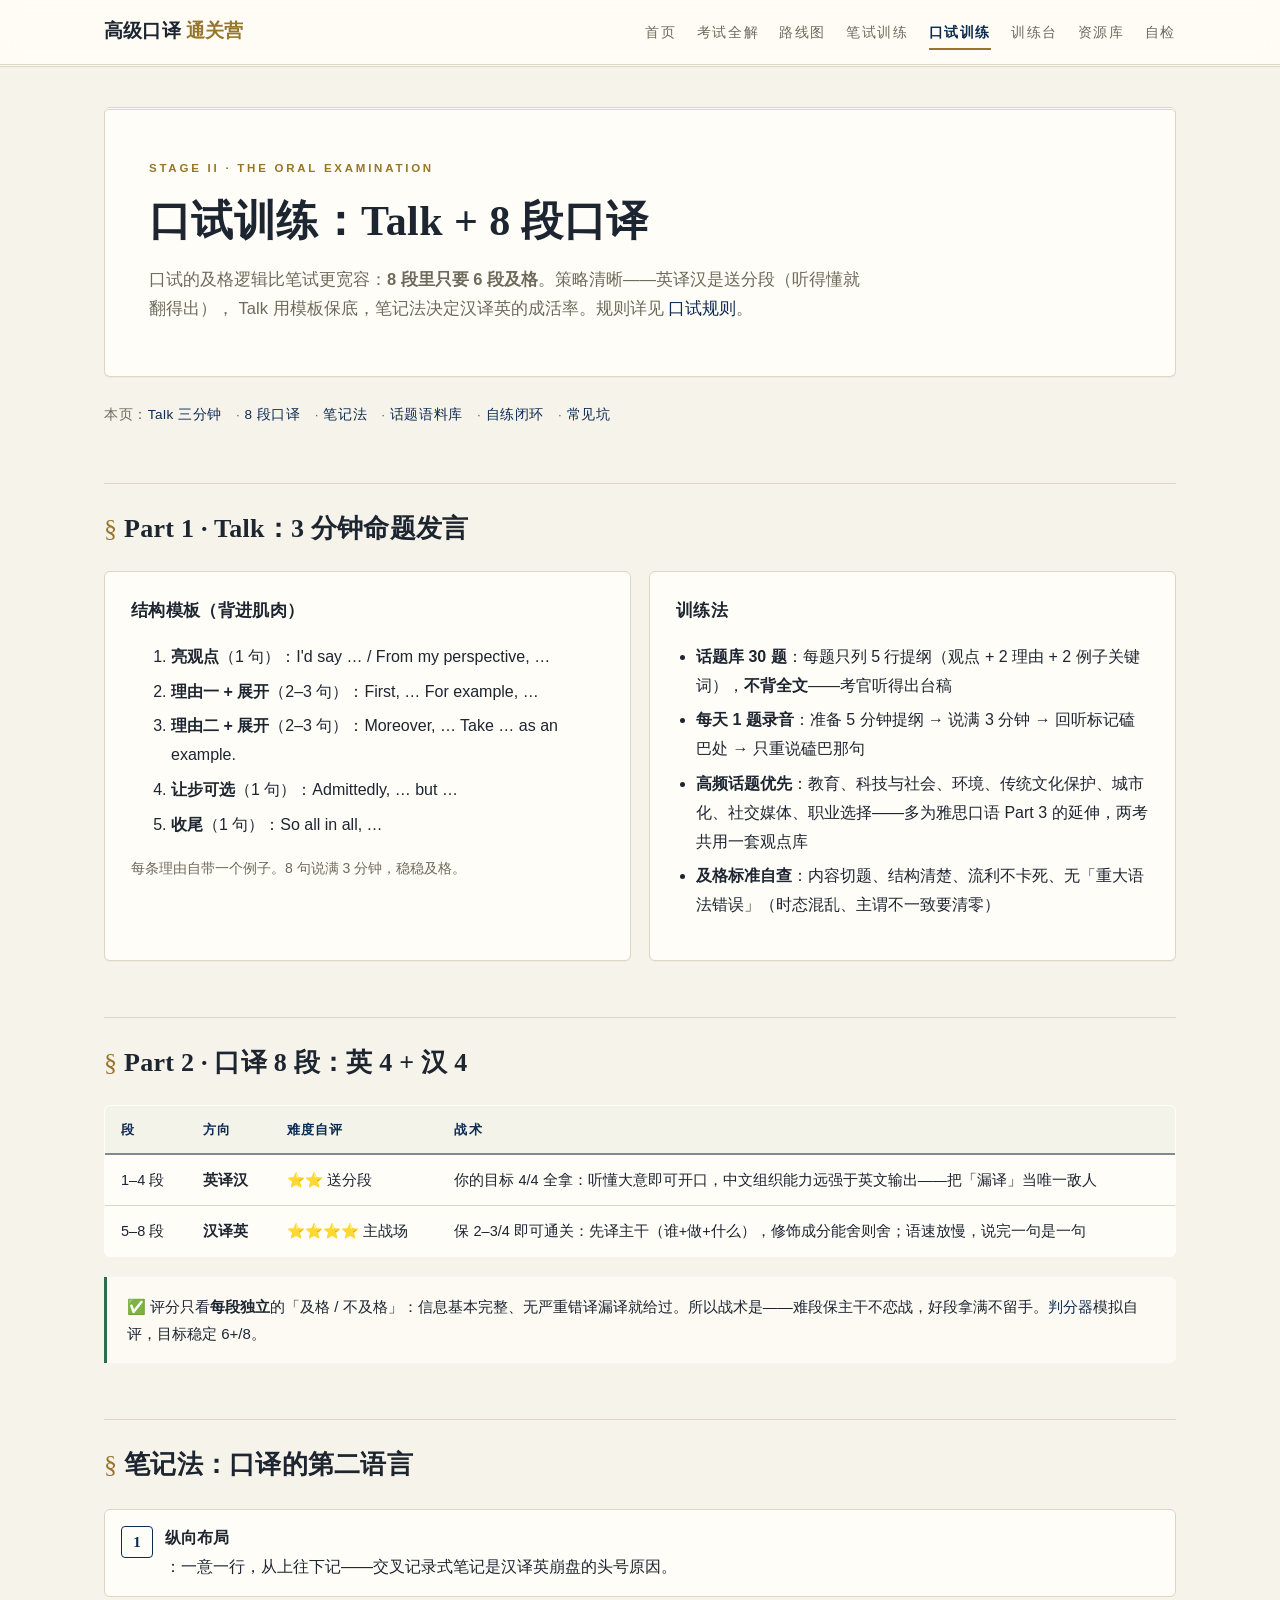
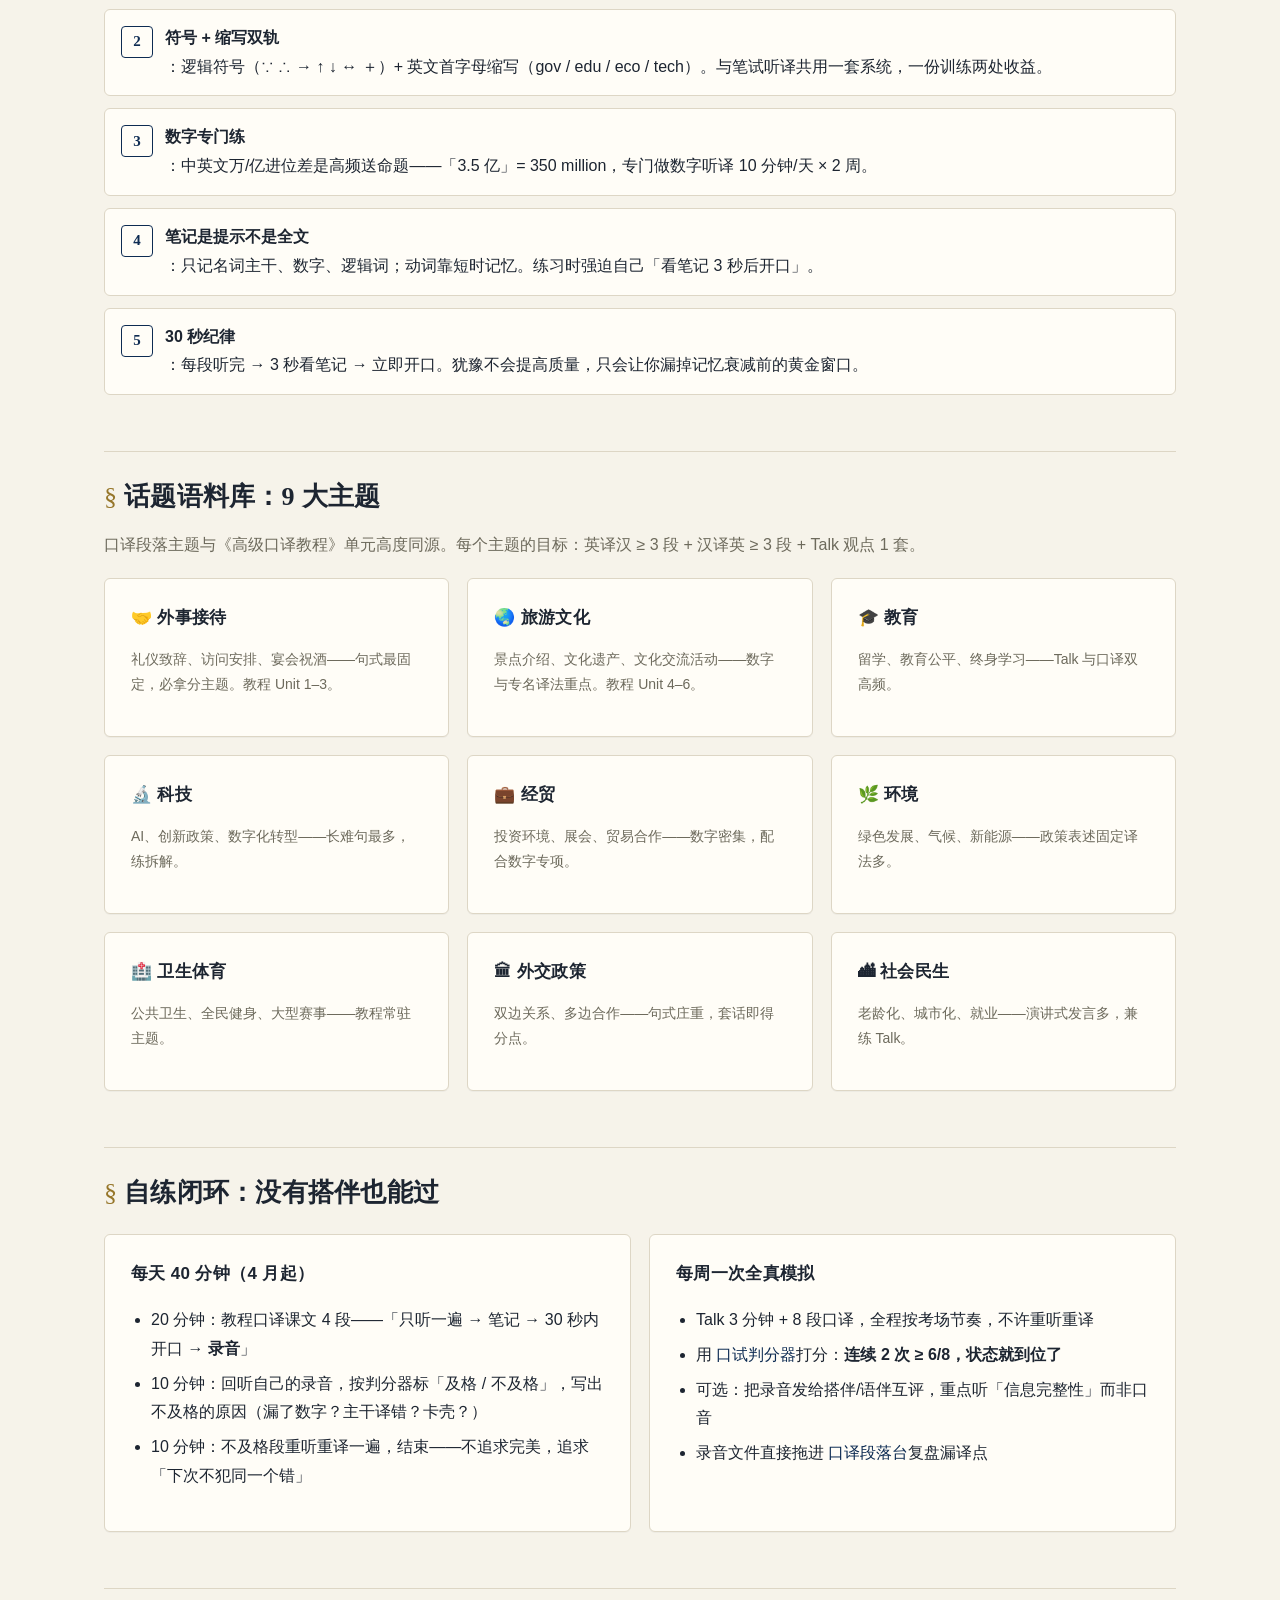
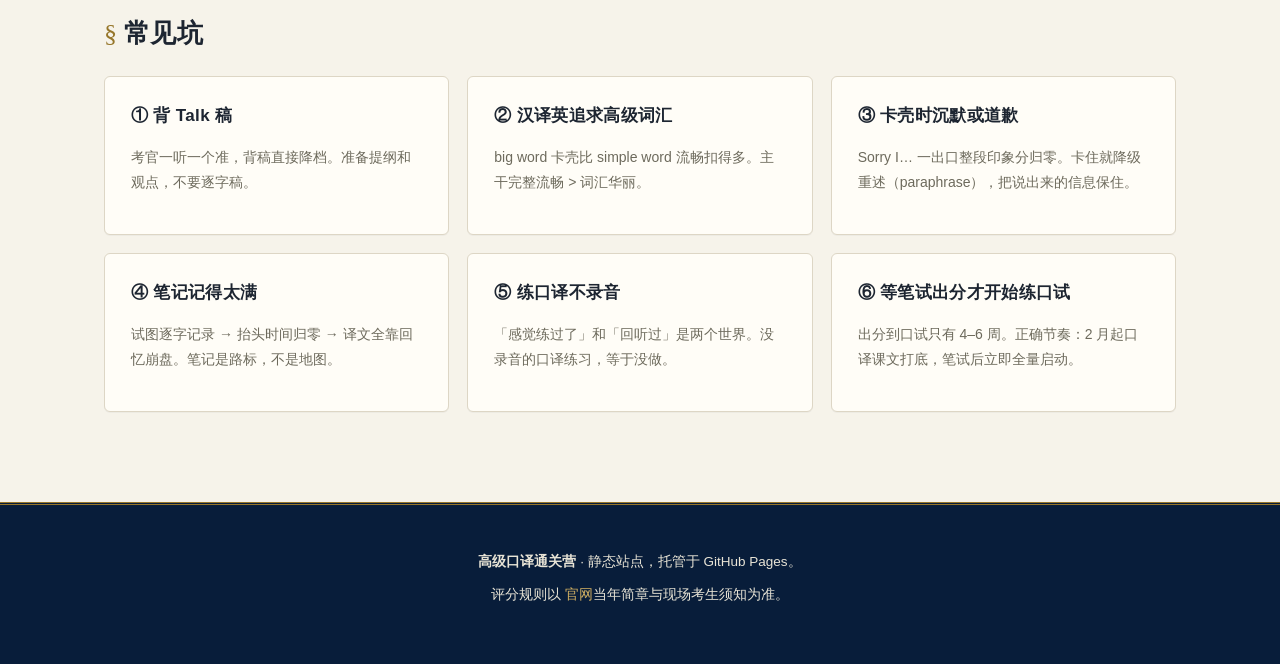
<file: oral.html>
<!DOCTYPE html>
<html lang="zh-CN">
<head>
<meta charset="UTF-8">
<meta name="viewport" content="width=device-width, initial-scale=1.0">
<title>口试训练 · 高级口译通关营</title>
<link rel="icon" href="data:image/svg+xml,<svg xmlns='http://www.w3.org/2000/svg' viewBox='0 0 100 100'><text y='.9em' font-size='90'>🎙️</text></svg>">
<link rel="stylesheet" href="assets/style.css">
<meta name="description" content="高级口译口试训练：Talk 三段式模板、8 段口译战术、笔记法五步、九大话题语料库与常见坑。">
<meta property="og:site_name" content="高级口译通关营">
<meta property="og:title" content="口试训练 · 高级口译通关营">
<meta property="og:description" content="高级口译口试训练：Talk 三段式模板、8 段口译战术、笔记法五步、九大话题语料库与常见坑。">
<meta property="og:type" content="website">
<meta property="og:url" content="https://tanyaqiongcode.github.io/sia-spring2027/oral.html">
</head>
<body>
<header class="topbar"><div class="topbar-inner">
  <a class="brand" href="index.html">高级口译 <span>通关营</span></a>
  <nav>
    <a href="index.html">首页</a>
    <a href="exam.html">考试全解</a>
    <a href="roadmap.html">路线图</a>
    <a href="written.html">笔试训练</a>
    <a href="oral.html">口试训练</a>
    <a href="practice.html">训练台</a>
    <a href="materials.html">资源库</a>
    <a href="selftest.html">自检</a>
  </nav>
</div></header>

<main class="wrap">
<section class="hero">
  <p class="kicker">Stage II · The Oral Examination</p>
  <h1>口试训练：Talk + 8 段口译</h1>
  <p class="lead">口试的及格逻辑比笔试更宽容：<b>8 段里只要 6 段及格</b>。策略清晰——英译汉是送分段（听得懂就翻得出）， Talk 用模板保底，笔记法决定汉译英的成活率。规则详见 <a href="exam.html#oral">口试规则</a>。</p>
</section>

<p class="toc">本页：<a href="#talk">Talk 三分钟</a> · <a href="#interp">8 段口译</a> · <a href="#note">笔记法</a> · <a href="#topics">话题语料库</a> · <a href="#loop">自练闭环</a> · <a href="#pitfalls">常见坑</a></p>

<h2 id="talk">Part 1 · Talk：3 分钟命题发言</h2>
<div class="grid c2">
  <div class="card">
    <h3>结构模板（背进肌肉）</h3>
    <ol>
      <li><b>亮观点</b>（1 句）：I'd say … / From my perspective, …</li>
      <li><b>理由一 + 展开</b>（2–3 句）：First, … For example, …</li>
      <li><b>理由二 + 展开</b>（2–3 句）：Moreover, … Take … as an example.</li>
      <li><b>让步可选</b>（1 句）：Admittedly, … but …</li>
      <li><b>收尾</b>（1 句）：So all in all, …</li>
    </ol>
    <p class="meta">每条理由自带一个例子。8 句说满 3 分钟，稳稳及格。</p>
  </div>
  <div class="card">
    <h3>训练法</h3>
    <ul>
      <li><b>话题库 30 题</b>：每题只列 5 行提纲（观点 + 2 理由 + 2 例子关键词），<b>不背全文</b>——考官听得出台稿</li>
      <li><b>每天 1 题录音</b>：准备 5 分钟提纲 → 说满 3 分钟 → 回听标记磕巴处 → 只重说磕巴那句</li>
      <li><b>高频话题优先</b>：教育、科技与社会、环境、传统文化保护、城市化、社交媒体、职业选择——多为雅思口语 Part 3 的延伸，两考共用一套观点库</li>
      <li><b>及格标准自查</b>：内容切题、结构清楚、流利不卡死、无「重大语法错误」（时态混乱、主谓不一致要清零）</li>
    </ul>
  </div>
</div>

<h2 id="interp">Part 2 · 口译 8 段：英 4 + 汉 4</h2>
<div class="table-wrap"><table>
  <tr><th>段</th><th>方向</th><th>难度自评</th><th>战术</th></tr>
  <tr><td>1–4 段</td><td><b>英译汉</b></td><td>⭐⭐ 送分段</td><td>你的目标 4/4 全拿：听懂大意即可开口，中文组织能力远强于英文输出——把「漏译」当唯一敌人</td></tr>
  <tr><td>5–8 段</td><td><b>汉译英</b></td><td>⭐⭐⭐⭐ 主战场</td><td>保 2–3/4 即可通关：先译主干（谁+做+什么），修饰成分能舍则舍；语速放慢，说完一句是一句</td></tr>
</table></div>
<div class="callout ok">✅ 评分只看<b>每段独立</b>的「及格 / 不及格」：信息基本完整、无严重错译漏译就给过。所以战术是——难段保主干不恋战，好段拿满不留手。<a href="exam.html">判分器</a>模拟自评，目标稳定 6+/8。</div>

<h2 id="note">笔记法：口译的第二语言</h2>
<div class="steps">
  <li><b>纵向布局</b>：一意一行，从上往下记——交叉记录式笔记是汉译英崩盘的头号原因。</li>
  <li><b>符号 + 缩写双轨</b>：逻辑符号（∵ ∴ → ↑ ↓ ↔ ＋）+ 英文首字母缩写（gov / edu / eco / tech）。与笔试听译共用一套系统，一份训练两处收益。</li>
  <li><b>数字专门练</b>：中英文万/亿进位差是高频送命题——「3.5 亿」= 350 million，专门做数字听译 10 分钟/天 × 2 周。</li>
  <li><b>笔记是提示不是全文</b>：只记名词主干、数字、逻辑词；动词靠短时记忆。练习时强迫自己「看笔记 3 秒后开口」。</li>
  <li><b>30 秒纪律</b>：每段听完 → 3 秒看笔记 → 立即开口。犹豫不会提高质量，只会让你漏掉记忆衰减前的黄金窗口。</li>
</div>

<h2 id="topics">话题语料库：9 大主题</h2>
<p class="sub">口译段落主题与《高级口译教程》单元高度同源。每个主题的目标：英译汉 ≥ 3 段 + 汉译英 ≥ 3 段 + Talk 观点 1 套。</p>
<div class="grid c3">
  <div class="card"><h3>🤝 外事接待</h3><p class="meta">礼仪致辞、访问安排、宴会祝酒——句式最固定，必拿分主题。教程 Unit 1–3。</p></div>
  <div class="card"><h3>🌏 旅游文化</h3><p class="meta">景点介绍、文化遗产、文化交流活动——数字与专名译法重点。教程 Unit 4–6。</p></div>
  <div class="card"><h3>🎓 教育</h3><p class="meta">留学、教育公平、终身学习——Talk 与口译双高频。</p></div>
  <div class="card"><h3>🔬 科技</h3><p class="meta">AI、创新政策、数字化转型——长难句最多，练拆解。</p></div>
  <div class="card"><h3>💼 经贸</h3><p class="meta">投资环境、展会、贸易合作——数字密集，配合数字专项。</p></div>
  <div class="card"><h3>🌿 环境</h3><p class="meta">绿色发展、气候、新能源——政策表述固定译法多。</p></div>
  <div class="card"><h3>🏥 卫生体育</h3><p class="meta">公共卫生、全民健身、大型赛事——教程常驻主题。</p></div>
  <div class="card"><h3>🏛 外交政策</h3><p class="meta">双边关系、多边合作——句式庄重，套话即得分点。</p></div>
  <div class="card"><h3>🏙 社会民生</h3><p class="meta">老龄化、城市化、就业——演讲式发言多，兼练 Talk。</p></div>
</div>

<h2 id="loop">自练闭环：没有搭伴也能过</h2>
<div class="grid c2">
  <div class="card">
    <h3>每天 40 分钟（4 月起）</h3>
    <ul>
      <li>20 分钟：教程口译课文 4 段——「只听一遍 → 笔记 → 30 秒内开口 → <b>录音</b>」</li>
      <li>10 分钟：回听自己的录音，按判分器标「及格 / 不及格」，写出不及格的原因（漏了数字？主干译错？卡壳？）</li>
      <li>10 分钟：不及格段重听重译一遍，结束——不追求完美，追求「下次不犯同一个错」</li>
    </ul>
  </div>
  <div class="card">
    <h3>每周一次全真模拟</h3>
    <ul>
      <li>Talk 3 分钟 + 8 段口译，全程按考场节奏，不许重听重译</li>
      <li>用 <a href="exam.html">口试判分器</a>打分：<b>连续 2 次 ≥ 6/8，状态就到位了</b></li>
      <li>可选：把录音发给搭伴/语伴互评，重点听「信息完整性」而非口音</li>
      <li>录音文件直接拖进 <a href="practice.html#oral">口译段落台</a>复盘漏译点</li>
    </ul>
  </div>
</div>

<h2 id="pitfalls">常见坑</h2>
<div class="grid c2">
  <div class="card"><h3>① 背 Talk 稿</h3><p class="meta">考官一听一个准，背稿直接降档。准备提纲和观点，不要逐字稿。</p></div>
  <div class="card"><h3>② 汉译英追求高级词汇</h3><p class="meta">big word 卡壳比 simple word 流畅扣得多。主干完整流畅 &gt; 词汇华丽。</p></div>
  <div class="card"><h3>③ 卡壳时沉默或道歉</h3><p class="meta">Sorry I… 一出口整段印象分归零。卡住就降级重述（paraphrase），把说出来的信息保住。</p></div>
  <div class="card"><h3>④ 笔记记得太满</h3><p class="meta">试图逐字记录 → 抬头时间归零 → 译文全靠回忆崩盘。笔记是路标，不是地图。</p></div>
  <div class="card"><h3>⑤ 练口译不录音</h3><p class="meta">「感觉练过了」和「回听过」是两个世界。没录音的口译练习，等于没做。</p></div>
  <div class="card"><h3>⑥ 等笔试出分才开始练口试</h3><p class="meta">出分到口试只有 4–6 周。正确节奏：2 月起口译课文打底，笔试后立即全量启动。</p></div>
</div>

</main>

<footer>
  <p><b>高级口译通关营</b> · 静态站点，托管于 GitHub Pages。</p>
  <p>评分规则以 <a href="https://www.shwyky.net" target="_blank" rel="noopener">官网</a>当年简章与现场考生须知为准。</p>
</footer>

<script src="assets/main.js"></script>
</body>
</html>
</file>
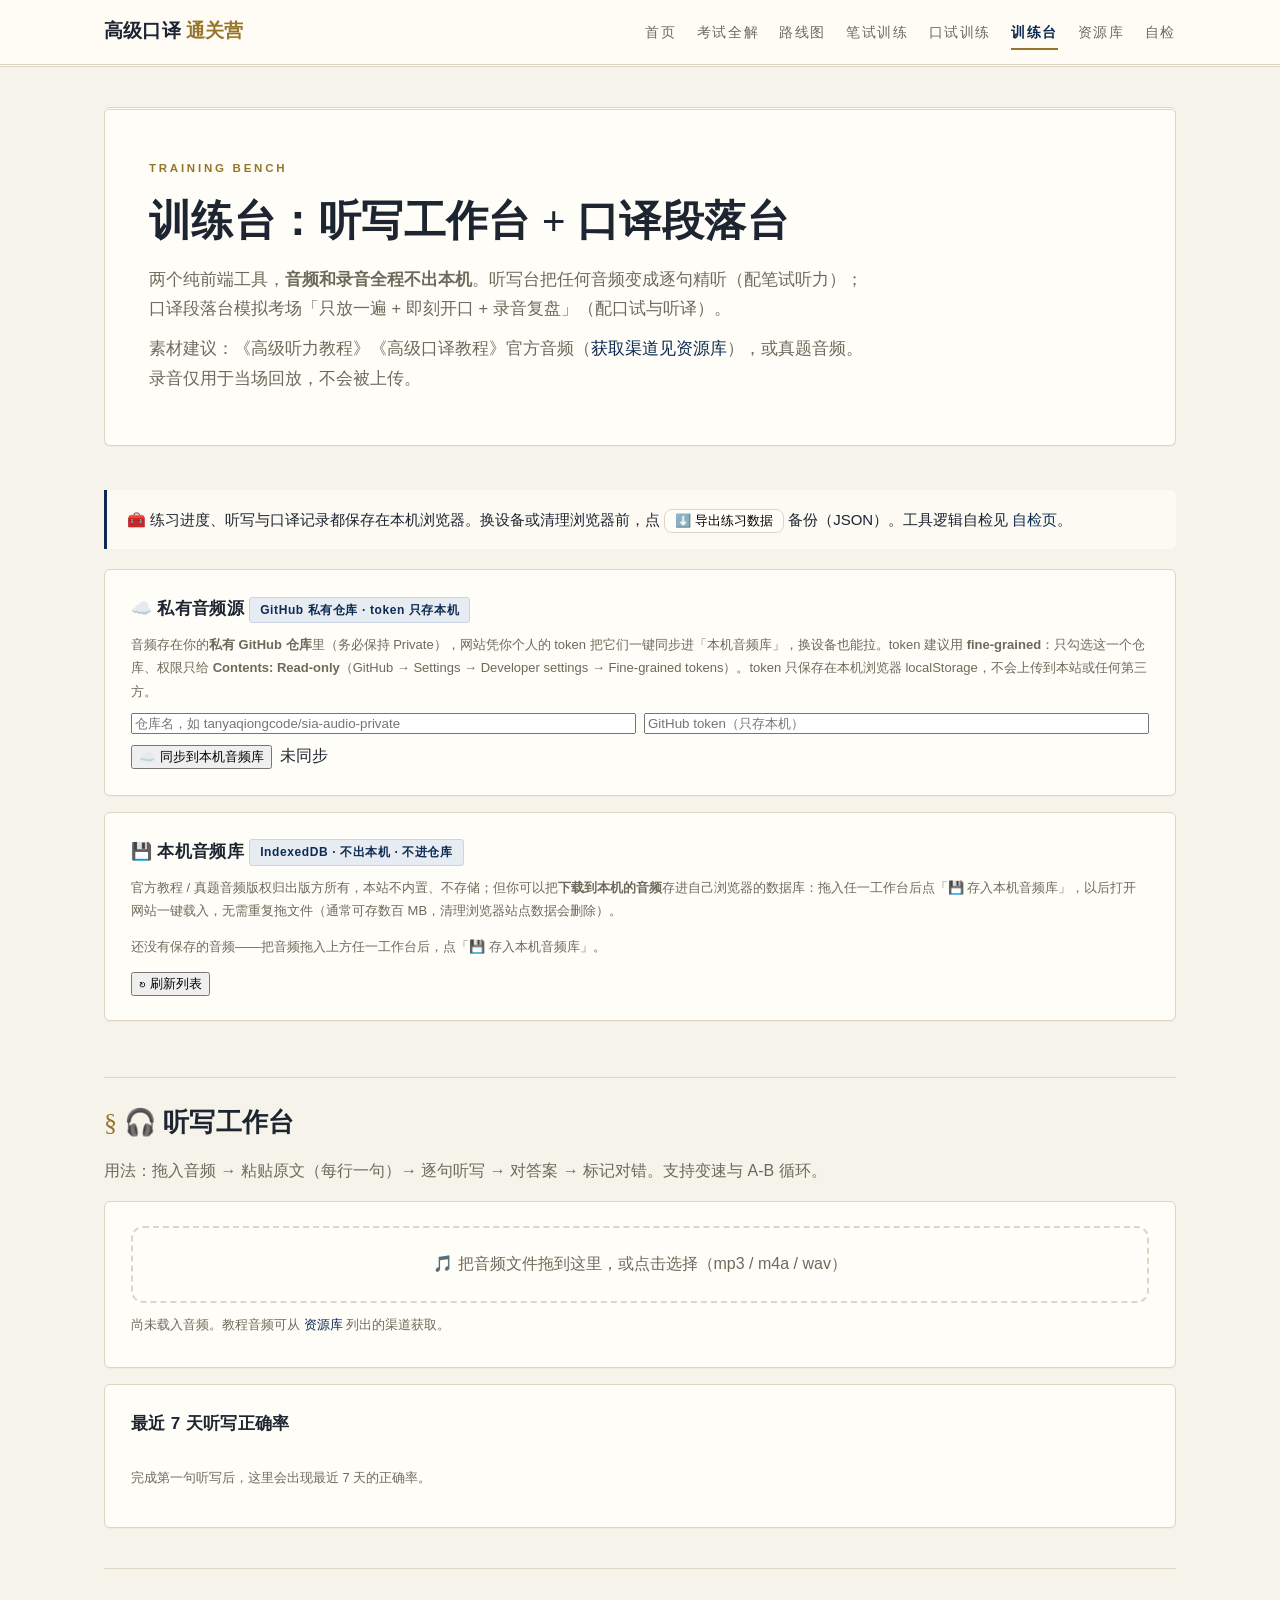
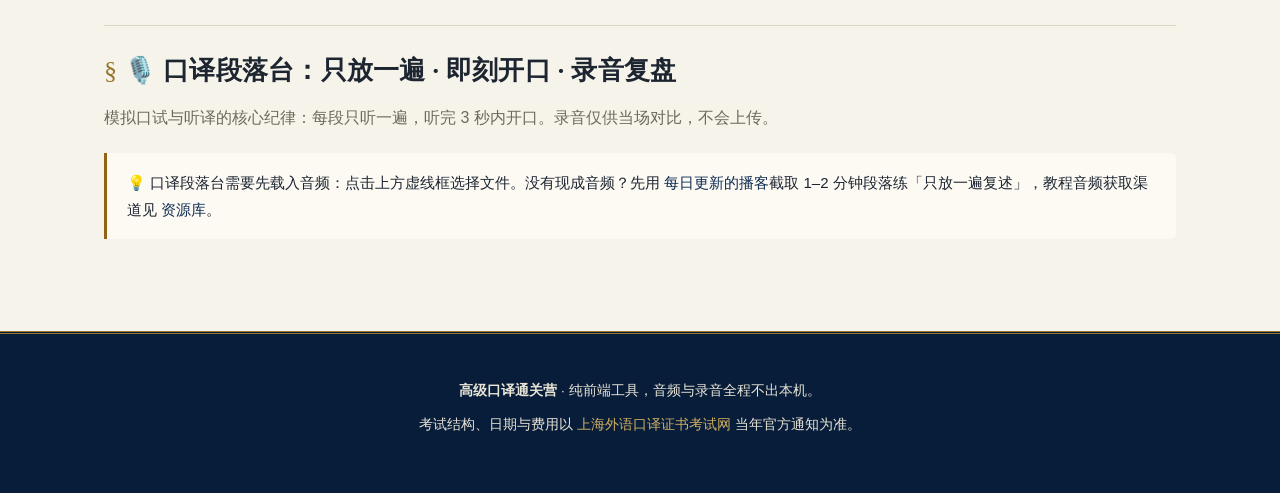
<file: practice.html>
<!DOCTYPE html>
<html lang="zh-CN">
<head>
<meta charset="UTF-8">
<meta name="viewport" content="width=device-width, initial-scale=1.0">
<title>训练台 · 高级口译通关营</title>
<link rel="icon" href="data:image/svg+xml,<svg xmlns='http://www.w3.org/2000/svg' viewBox='0 0 100 100'><text y='.9em' font-size='90'>🎙️</text></svg>">
<link rel="stylesheet" href="assets/style.css">
<meta name="description" content="听写工作台与口译段落台：逐句听写、只放一遍模拟、录音对比下载、及格率统计，数据全程不出本机。">
<meta property="og:site_name" content="高级口译通关营">
<meta property="og:title" content="训练台 · 高级口译通关营">
<meta property="og:description" content="听写工作台与口译段落台：逐句听写、只放一遍模拟、录音对比下载、及格率统计，数据全程不出本机。">
<meta property="og:type" content="website">
<meta property="og:url" content="https://tanyaqiongcode.github.io/sia-spring2027/practice.html">
</head>
<body>
<header class="topbar"><div class="topbar-inner">
  <a class="brand" href="index.html">高级口译 <span>通关营</span></a>
  <nav>
    <a href="index.html">首页</a>
    <a href="exam.html">考试全解</a>
    <a href="roadmap.html">路线图</a>
    <a href="written.html">笔试训练</a>
    <a href="oral.html">口试训练</a>
    <a href="practice.html">训练台</a>
    <a href="materials.html">资源库</a>
    <a href="selftest.html">自检</a>
  </nav>
</div></header>

<main class="wrap">
<section class="hero">
  <p class="kicker">Training Bench</p>
  <h1>训练台：听写工作台 + 口译段落台</h1>
  <p class="lead">两个纯前端工具，<b>音频和录音全程不出本机</b>。听写台把任何音频变成逐句精听（配笔试听力）；口译段落台模拟考场「只放一遍 + 即刻开口 + 录音复盘」（配口试与听译）。</p>
  <p class="lead">素材建议：《高级听力教程》《高级口译教程》官方音频（<a href="materials.html">获取渠道见资源库</a>），或真题音频。录音仅用于当场回放，不会被上传。</p>
</section>

<div class="callout">🧰 练习进度、听写与口译记录都保存在本机浏览器。换设备或清理浏览器前，点 <button id="btn-export" style="padding:2px 10px;border-radius:8px;border:1px solid var(--line);background:var(--card);cursor:pointer;font-size:13px">⬇️ 导出练习数据</button> 备份（JSON）。工具逻辑自检见 <a href="selftest.html">自检页</a>。</div>

<div class="card" style="margin-bottom:16px">
  <h3 style="margin-top:0">☁️ 私有音频源 <span class="badge tool">GitHub 私有仓库 · token 只存本机</span></h3>
  <p class="small" style="margin:0 0 10px">音频存在你的<b>私有 GitHub 仓库</b>里（务必保持 Private），网站凭你个人的 token 把它们一键同步进「本机音频库」，换设备也能拉。token 建议用 <b>fine-grained</b>：只勾选这一个仓库、权限只给 <b>Contents: Read-only</b>（GitHub → Settings → Developer settings → Fine-grained tokens）。token 只保存在本机浏览器 localStorage，不会上传到本站或任何第三方。</p>
  <div class="bench-controls">
    <input id="source-repo" type="text" placeholder="仓库名，如 tanyaqiongcode/sia-audio-private" style="flex:1;min-width:220px">
    <input id="source-token" type="password" placeholder="GitHub token（只存本机）" style="flex:1;min-width:200px">
  </div>
  <div class="bench-controls" style="margin-top:8px">
    <button id="source-pull" class="primary">☁️ 同步到本机音频库</button>
    <span class="marks" id="source-status">未同步</span>
  </div>
</div>

<div class="card" style="margin-bottom:16px">
  <h3 style="margin-top:0">💾 本机音频库 <span class="badge tool">IndexedDB · 不出本机 · 不进仓库</span></h3>
  <p class="small" style="margin:0 0 10px">官方教程 / 真题音频版权归出版方所有，本站不内置、不存储；但你可以把<b>下载到本机的音频</b>存进自己浏览器的数据库：拖入任一工作台后点「💾 存入本机音频库」，以后打开网站一键载入，无需重复拖文件（通常可存数百 MB，清理浏览器站点数据会删除）。</p>
  <div id="lib-list"><p class="small">正在读取本机音频库…</p></div>
  <div class="bench-controls" style="margin-top:8px">
    <button id="lib-refresh">↻ 刷新列表</button>
  </div>
</div>

<h2 id="dictation">🎧 听写工作台</h2>
<p class="sub">用法：拖入音频 → 粘贴原文（每行一句）→ 逐句听写 → 对答案 → 标记对错。支持变速与 A-B 循环。</p>
<div class="card" style="margin-bottom:16px">
  <div id="drop-zone" style="border:2px dashed var(--line);border-radius:12px;padding:22px;text-align:center;color:var(--muted);cursor:pointer">
    🎵 把音频文件拖到这里，或点击选择（mp3 / m4a / wav）
    <input id="audio-file" type="file" accept="audio/*" style="display:none">
  </div>
  <p class="small" id="file-hint" style="margin:10px 0 0">尚未载入音频。教程音频可从 <a href="materials.html">资源库</a> 列出的渠道获取。</p>
  <div class="bench-controls" style="margin-top:6px">
    <button id="save-dict" style="display:none">💾 存入本机音频库</button>
  </div>
</div>

<div class="bench" id="bench-body" style="display:none">
  <div class="card">
    <audio id="audio" controls></audio>
    <div class="bench-controls">
      <select id="speed" title="播放速度">
        <option value="0.6">0.6×</option>
        <option value="0.8">0.8×</option>
        <option value="1" selected>1.0×</option>
        <option value="1.2">1.2×</option>
        <option value="1.5">1.5×</option>
      </select>
      <button id="btn-a" title="标记循环起点">Ⓐ 设起点</button>
      <button id="btn-b" title="标记循环终点">Ⓑ 设终点</button>
      <button id="btn-loop">🔁 循环关</button>
      <button id="btn-clear-ab">清除 AB</button>
      <span class="marks"><span id="mark-a">A: --.-</span> · <span id="mark-b">B: --.-</span> · 空格播放/暂停 · <span class="kbd">Alt+Q</span>/<span class="kbd">Alt+W</span> 设AB点</span>
    </div>
    <p class="small" style="margin:10px 0 0">听写建议：一句话三遍——盲写 → 补漏 → 查语法（单复数/时态/冠词）。这正是笔试 SPOT DICTATION 的得分动作。</p>
  </div>

  <div class="card">
    <h3 style="margin-top:0">原文（每行一句）</h3>
    <textarea id="transcript" placeholder="把原文粘贴到这里，每行一句。教程课文与真题听力原文都可以。"></textarea>
    <div class="bench-controls" style="margin-top:10px">
      <button id="load-text" class="primary">载入原文，开始听写</button>
      <span class="marks" id="progress"></span> <span class="marks">正确率 <b id="acc">--</b></span>
    </div>
    <div id="line-list" style="margin-top:10px;max-height:220px;overflow:auto;font-size:14.5px"></div>
    <div style="margin-top:12px">
      <div class="marks" id="idx-label">载入原文后开始</div>
      <input id="answer-input" type="text" placeholder="把你听到的那句打在这里（可选）" style="margin-top:8px">
      <div class="bench-controls" style="margin-top:8px">
        <button id="btn-reveal">对答案（或按 Enter）</button>
        <button id="btn-replay">↺ 回放本句（A 点 / 5 秒前）</button>
      </div>
      <div class="answer-box" id="answer-box"><div class="empty">听完后点「对答案」查看原文</div></div>
      <div class="bench-controls" id="mark-btns" style="display:none;margin-top:10px">
        <button id="m-ok" class="primary">✅ 全对</button>
        <button id="m-close">🟡 接近（小错）</button>
        <button id="m-miss">❌ 没写出来</button>
        <button id="btn-prev">← 上一句</button>
        <button id="btn-next">下一句 →</button>
      </div>
    </div>
  </div>
</div>
<div class="card" style="margin-top:16px">
  <h3 style="margin-top:0">最近 7 天听写正确率</h3>
  <div class="stat-row" id="hist"></div>
</div>

<hr class="sep">

<h2 id="oral">🎙️ 口译段落台：只放一遍 · 即刻开口 · 录音复盘</h2>
<p class="sub">模拟口试与听译的核心纪律：每段只听一遍，听完 3 秒内开口。录音仅供当场对比，不会上传。</p>
<div class="bench" id="oral-body" style="display:none">
  <div class="card">
    <div style="border:2px dashed var(--line);border-radius:12px;padding:18px;text-align:center;color:var(--muted);cursor:pointer" id="oral-drop">
      🎵 拖入一段音频（一段口译材料 / 教程课文 / 真题段落）
      <input id="oral-file" type="file" accept="audio/*" style="display:none">
    </div>
    <p class="small" id="oral-hint" style="margin:8px 0 10px">未载入</p>
    <div class="bench-controls" style="margin-bottom:6px">
      <button id="save-oral" style="display:none">💾 存入本机音频库</button>
    </div>
    <audio id="oral-audio" controls></audio>
    <div class="bench-controls" style="margin-top:8px">
      <button id="obtn-once" class="primary">▶ 播放一遍（到终点自动停）</button>
      <button id="obtn-a">Ⓐ 设起点</button>
      <button id="obtn-b">Ⓑ 设终点</button>
      <button id="obtn-clear">清除 AB</button>
      <select id="ospeed">
        <option value="0.7">0.7×</option>
        <option value="1" selected>1.0×</option>
        <option value="1.2">1.2×</option>
      </select>
      <span class="marks">已播放 <b id="oplay-count">0</b> 次（考场纪律：1 次）</span>
    </div>
    <hr class="sep">
    <div class="bench-controls">
      <button id="obtn-rec">🎙 开始录音</button>
      <span class="marks" id="orec-hint">录音需允许浏览器使用麦克风，数据不出本机</span>
    </div>
    <div id="orec-playback" style="margin-top:10px"></div>
    <p class="small" style="margin:10px 0 0">流程：播放一遍 → 立刻对着麦克风口译 → 停止录音 → 先回放原音，再回放自己的译文 → 右侧标记「及格 / 不及格」并写下漏译点。</p>
  </div>

  <div class="card">
    <h3 style="margin-top:0">本段标记</h3>
    <div class="bench-controls">
      <button id="omark-pass" class="primary">✅ 及格（信息完整）</button>
      <button id="omark-fail">❌ 不及格（有漏译/错译主干）</button>
      <button id="onext">下一段 →</button>
    </div>
    <textarea id="onote" placeholder="漏译了什么？数字？主干动词？卡在哪？——一行就够" style="margin-top:12px;min-height:80px"></textarea>
    <h3 style="margin:18px 0 6px">段落状态</h3>
    <div id="oline-list" style="max-height:150px;overflow:auto;font-size:14.5px;color:var(--muted)">载入音频后，每播放一遍计为一段。</div>
    <div class="stat-row">
      <div class="stat"><b id="opass">0</b><span>及格段</span></div>
      <div class="stat"><b id="ofail">0</b><span>不及格段</span></div>
      <div class="stat"><b id="oratio">--</b><span>及格率（目标 ≥ 75%）</span></div>
    </div>
    <p class="small" style="margin:8px 0 0">及格率 ≥ 75% 相当于口试 8 段过 6 段的通关线。统计保存在本机浏览器。</p>
  </div>
</div>

<div class="callout warn" id="oral-empty">💡 口译段落台需要先载入音频：点击上方虚线框选择文件。没有现成音频？先用 <a href="materials.html#feeds">每日更新的播客</a>截取 1–2 分钟段落练「只放一遍复述」，教程音频获取渠道见 <a href="materials.html">资源库</a>。</div>

</main>

<footer>
  <p><b>高级口译通关营</b> · 纯前端工具，音频与录音全程不出本机。</p>
  <p>考试结构、日期与费用以 <a href="https://www.shwyky.net" target="_blank" rel="noopener">上海外语口译证书考试网</a> 当年官方通知为准。</p>
</footer>

<script src="assets/main.js"></script>
<script src="assets/practice.js?v=3"></script>
</body>
</html>
</file>
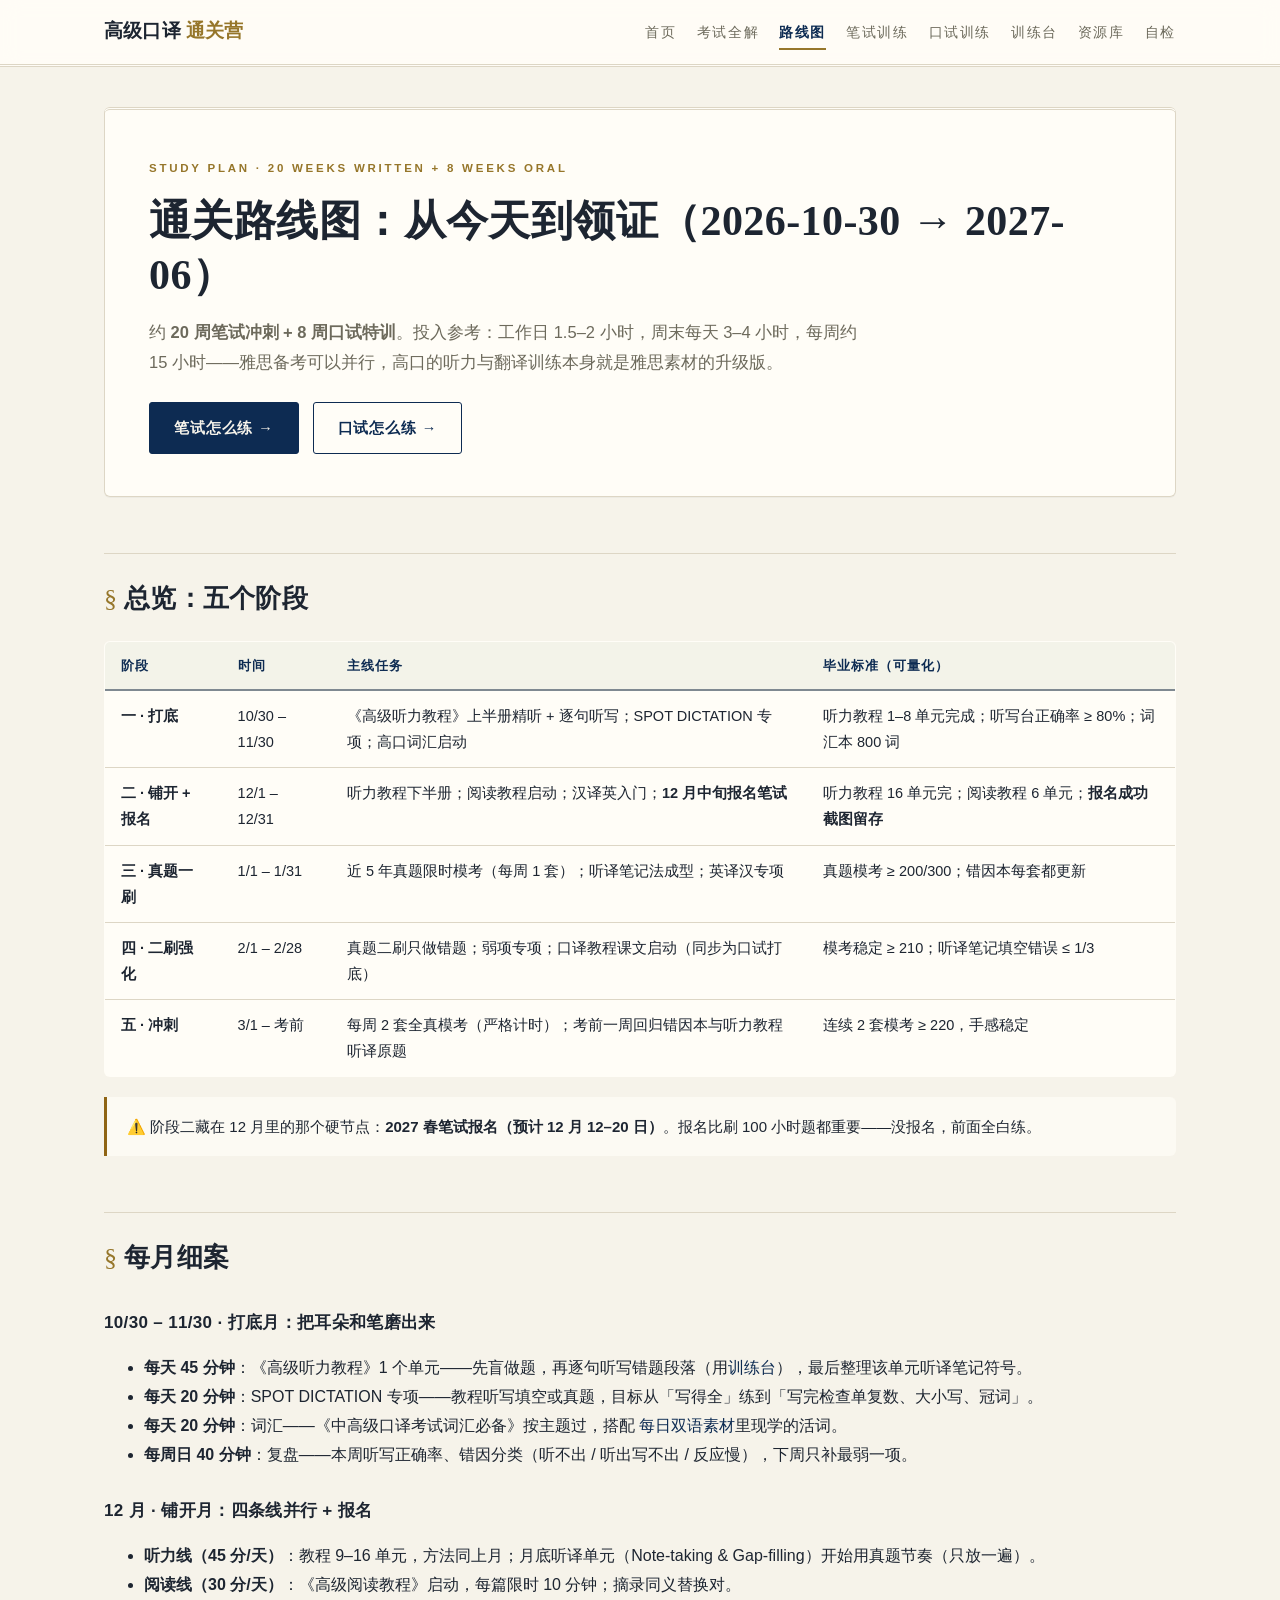
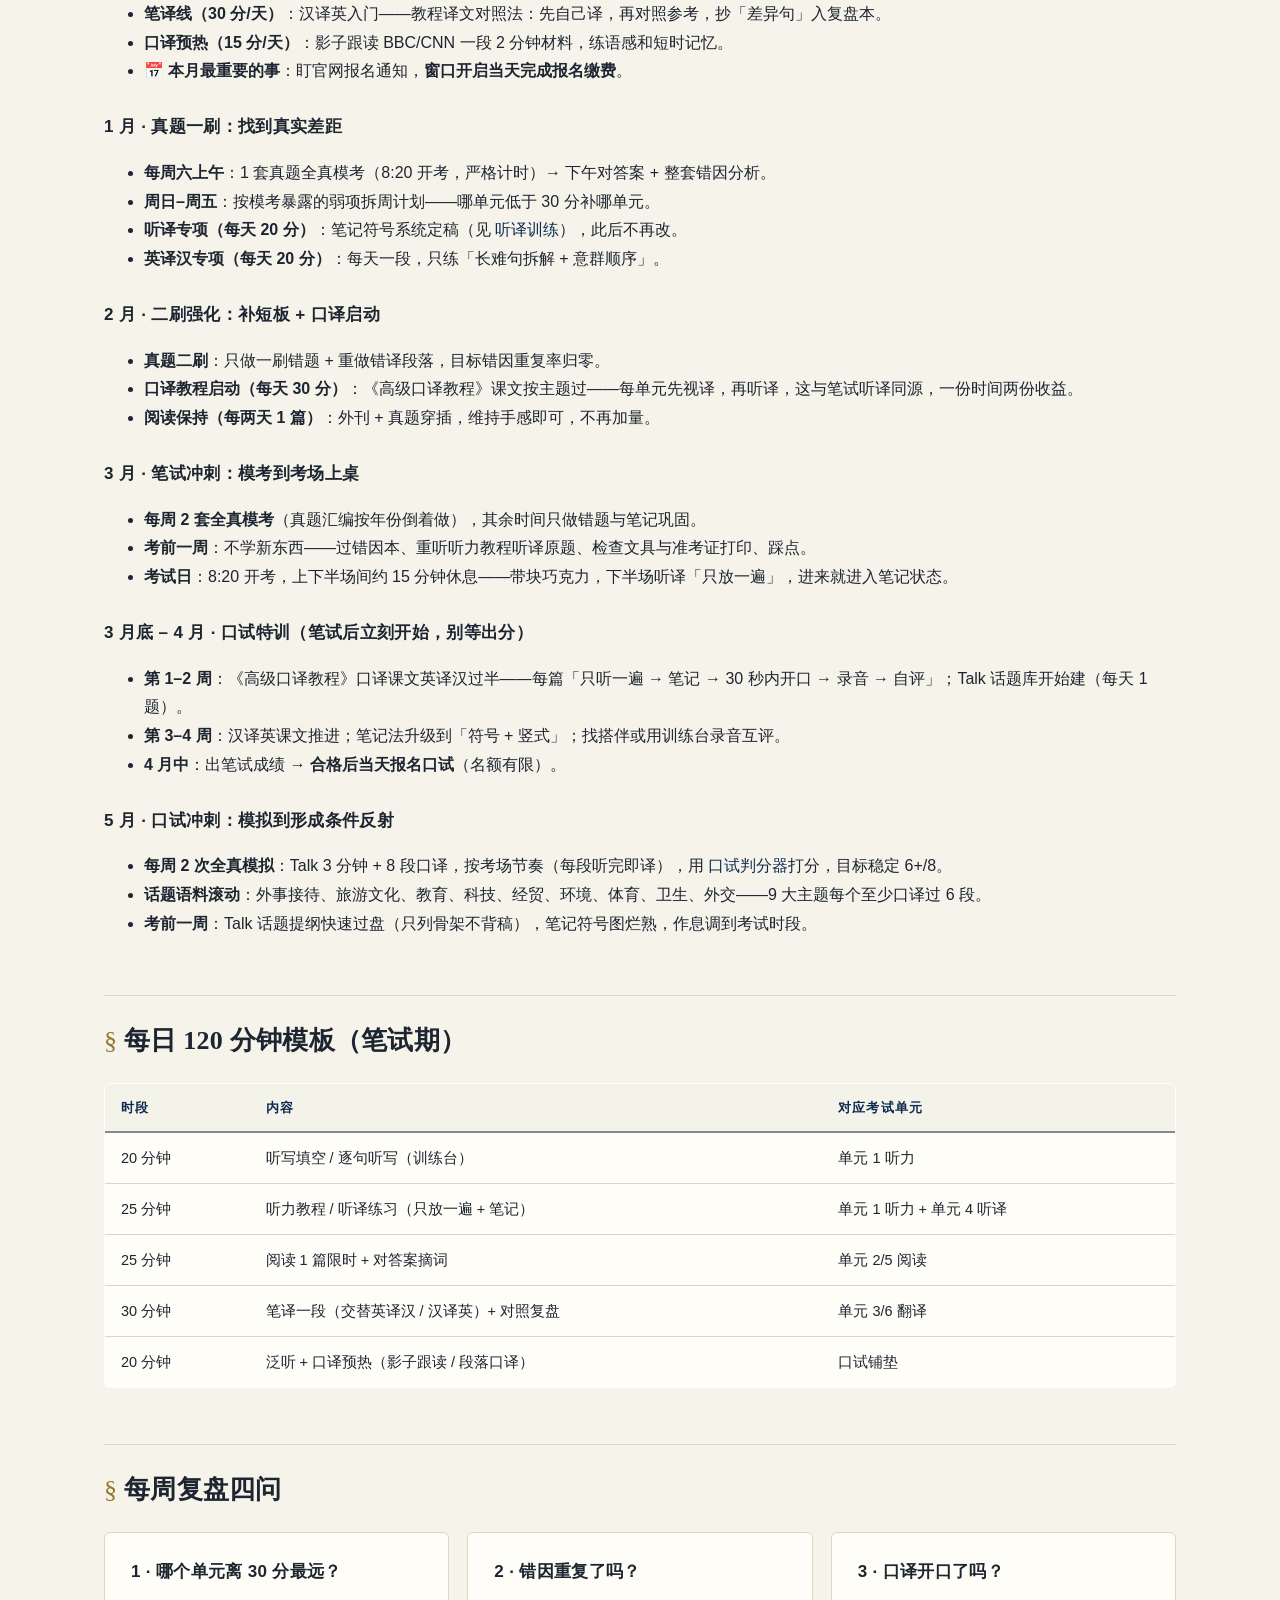
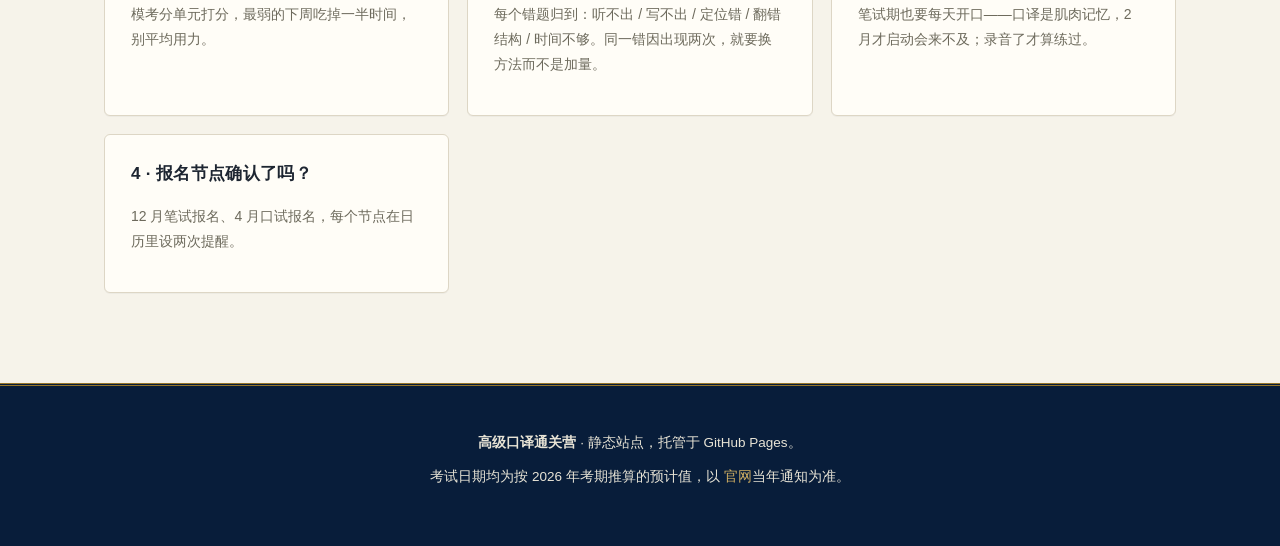
<file: roadmap.html>
<!DOCTYPE html>
<html lang="zh-CN">
<head>
<meta charset="UTF-8">
<meta name="viewport" content="width=device-width, initial-scale=1.0">
<title>通关路线图 · 高级口译通关营</title>
<link rel="icon" href="data:image/svg+xml,<svg xmlns='http://www.w3.org/2000/svg' viewBox='0 0 100 100'><text y='.9em' font-size='90'>🎙️</text></svg>">
<link rel="stylesheet" href="assets/style.css">
<meta name="description" content="从 2026-10-30 到 2027-06 的逐月备考路线图：五阶段计划、每日 120 分钟模板、每周复盘四问。">
<meta property="og:site_name" content="高级口译通关营">
<meta property="og:title" content="通关路线图 · 高级口译通关营">
<meta property="og:description" content="从 2026-10-30 到 2027-06 的逐月备考路线图：五阶段计划、每日 120 分钟模板、每周复盘四问。">
<meta property="og:type" content="website">
<meta property="og:url" content="https://tanyaqiongcode.github.io/sia-spring2027/roadmap.html">
</head>
<body>
<header class="topbar"><div class="topbar-inner">
  <a class="brand" href="index.html">高级口译 <span>通关营</span></a>
  <nav>
    <a href="index.html">首页</a>
    <a href="exam.html">考试全解</a>
    <a href="roadmap.html">路线图</a>
    <a href="written.html">笔试训练</a>
    <a href="oral.html">口试训练</a>
    <a href="practice.html">训练台</a>
    <a href="materials.html">资源库</a>
    <a href="selftest.html">自检</a>
  </nav>
</div></header>

<main class="wrap">
<section class="hero">
  <p class="kicker">Study Plan · 20 Weeks Written + 8 Weeks Oral</p>
  <h1>通关路线图：从今天到领证（2026-10-30 → 2027-06）</h1>
  <p class="lead">约 <b>20 周笔试冲刺 + 8 周口试特训</b>。投入参考：工作日 1.5–2 小时，周末每天 3–4 小时，每周约 15 小时——雅思备考可以并行，高口的听力与翻译训练本身就是雅思素材的升级版。</p>
  <div class="cta">
    <a class="btn" href="written.html">笔试怎么练 →</a>
    <a class="btn ghost" href="oral.html">口试怎么练 →</a>
  </div>
</section>

<h2>总览：五个阶段</h2>
<div class="table-wrap"><table>
  <tr><th>阶段</th><th>时间</th><th>主线任务</th><th>毕业标准（可量化）</th></tr>
  <tr><td><b>一 · 打底</b></td><td>10/30 – 11/30</td><td>《高级听力教程》上半册精听 + 逐句听写；SPOT DICTATION 专项；高口词汇启动</td><td>听力教程 1–8 单元完成；听写台正确率 ≥ 80%；词汇本 800 词</td></tr>
  <tr><td><b>二 · 铺开 + 报名</b></td><td>12/1 – 12/31</td><td>听力教程下半册；阅读教程启动；汉译英入门；<b>12 月中旬报名笔试</b></td><td>听力教程 16 单元完；阅读教程 6 单元；<b>报名成功截图留存</b></td></tr>
  <tr><td><b>三 · 真题一刷</b></td><td>1/1 – 1/31</td><td>近 5 年真题限时模考（每周 1 套）；听译笔记法成型；英译汉专项</td><td>真题模考 ≥ 200/300；错因本每套都更新</td></tr>
  <tr><td><b>四 · 二刷强化</b></td><td>2/1 – 2/28</td><td>真题二刷只做错题；弱项专项；口译教程课文启动（同步为口试打底）</td><td>模考稳定 ≥ 210；听译笔记填空错误 ≤ 1/3</td></tr>
  <tr><td><b>五 · 冲刺</b></td><td>3/1 – 考前</td><td>每周 2 套全真模考（严格计时）；考前一周回归错因本与听力教程听译原题</td><td>连续 2 套模考 ≥ 220，手感稳定</td></tr>
</table></div>
<div class="callout warn">⚠️ 阶段二藏在 12 月里的那个硬节点：<b>2027 春笔试报名（预计 12 月 12–20 日）</b>。报名比刷 100 小时题都重要——没报名，前面全白练。</div>

<h2>每月细案</h2>

<h3>10/30 – 11/30 · 打底月：把耳朵和笔磨出来</h3>
<ul>
  <li><b>每天 45 分钟</b>：《高级听力教程》1 个单元——先盲做题，再逐句听写错题段落（用<a href="practice.html">训练台</a>），最后整理该单元听译笔记符号。</li>
  <li><b>每天 20 分钟</b>：SPOT DICTATION 专项——教程听写填空或真题，目标从「写得全」练到「写完检查单复数、大小写、冠词」。</li>
  <li><b>每天 20 分钟</b>：词汇——《中高级口译考试词汇必备》按主题过，搭配 <a href="materials.html#feeds">每日双语素材</a>里现学的活词。</li>
  <li><b>每周日 40 分钟</b>：复盘——本周听写正确率、错因分类（听不出 / 听出写不出 / 反应慢），下周只补最弱一项。</li>
</ul>

<h3>12 月 · 铺开月：四条线并行 + 报名</h3>
<ul>
  <li><b>听力线（45 分/天）</b>：教程 9–16 单元，方法同上月；月底听译单元（Note-taking &amp; Gap-filling）开始用真题节奏（只放一遍）。</li>
  <li><b>阅读线（30 分/天）</b>：《高级阅读教程》启动，每篇限时 10 分钟；摘录同义替换对。</li>
  <li><b>笔译线（30 分/天）</b>：汉译英入门——教程译文对照法：先自己译，再对照参考，抄「差异句」入复盘本。</li>
  <li><b>口译预热（15 分/天）</b>：影子跟读 BBC/CNN 一段 2 分钟材料，练语感和短时记忆。</li>
  <li><b>📅 本月最重要的事</b>：盯官网报名通知，<b>窗口开启当天完成报名缴费</b>。</li>
</ul>

<h3>1 月 · 真题一刷：找到真实差距</h3>
<ul>
  <li><b>每周六上午</b>：1 套真题全真模考（8:20 开考，严格计时）→ 下午对答案 + 整套错因分析。</li>
  <li><b>周日–周五</b>：按模考暴露的弱项拆周计划——哪单元低于 30 分补哪单元。</li>
  <li><b>听译专项（每天 20 分）</b>：笔记符号系统定稿（见 <a href="written.html#note">听译训练</a>），此后不再改。</li>
  <li><b>英译汉专项（每天 20 分）</b>：每天一段，只练「长难句拆解 + 意群顺序」。</li>
</ul>

<h3>2 月 · 二刷强化：补短板 + 口译启动</h3>
<ul>
  <li><b>真题二刷</b>：只做一刷错题 + 重做错译段落，目标错因重复率归零。</li>
  <li><b>口译教程启动（每天 30 分）</b>：《高级口译教程》课文按主题过——每单元先视译，再听译，这与笔试听译同源，一份时间两份收益。</li>
  <li><b>阅读保持（每两天 1 篇）</b>：外刊 + 真题穿插，维持手感即可，不再加量。</li>
</ul>

<h3>3 月 · 笔试冲刺：模考到考场上桌</h3>
<ul>
  <li><b>每周 2 套全真模考</b>（真题汇编按年份倒着做），其余时间只做错题与笔记巩固。</li>
  <li><b>考前一周</b>：不学新东西——过错因本、重听听力教程听译原题、检查文具与准考证打印、踩点。</li>
  <li><b>考试日</b>：8:20 开考，上下半场间约 15 分钟休息——带块巧克力，下半场听译「只放一遍」，进来就进入笔记状态。</li>
</ul>

<h3>3 月底 – 4 月 · 口试特训（笔试后立刻开始，别等出分）</h3>
<ul>
  <li><b>第 1–2 周</b>：《高级口译教程》口译课文英译汉过半——每篇「只听一遍 → 笔记 → 30 秒内开口 → 录音 → 自评」；Talk 话题库开始建（每天 1 题）。</li>
  <li><b>第 3–4 周</b>：汉译英课文推进；笔记法升级到「符号 + 竖式」；找搭伴或用训练台录音互评。</li>
  <li><b>4 月中</b>：出笔试成绩 → <b>合格后当天报名口试</b>（名额有限）。</li>
</ul>

<h3>5 月 · 口试冲刺：模拟到形成条件反射</h3>
<ul>
  <li><b>每周 2 次全真模拟</b>：Talk 3 分钟 + 8 段口译，按考场节奏（每段听完即译），用 <a href="exam.html">口试判分器</a>打分，目标稳定 6+/8。</li>
  <li><b>话题语料滚动</b>：外事接待、旅游文化、教育、科技、经贸、环境、体育、卫生、外交——9 大主题每个至少口译过 6 段。</li>
  <li><b>考前一周</b>：Talk 话题提纲快速过盘（只列骨架不背稿），笔记符号图烂熟，作息调到考试时段。</li>
</ul>

<h2>每日 120 分钟模板（笔试期）</h2>
<div class="table-wrap"><table>
  <tr><th>时段</th><th>内容</th><th>对应考试单元</th></tr>
  <tr><td>20 分钟</td><td>听写填空 / 逐句听写（训练台）</td><td>单元 1 听力</td></tr>
  <tr><td>25 分钟</td><td>听力教程 / 听译练习（只放一遍 + 笔记）</td><td>单元 1 听力 + 单元 4 听译</td></tr>
  <tr><td>25 分钟</td><td>阅读 1 篇限时 + 对答案摘词</td><td>单元 2/5 阅读</td></tr>
  <tr><td>30 分钟</td><td>笔译一段（交替英译汉 / 汉译英）+ 对照复盘</td><td>单元 3/6 翻译</td></tr>
  <tr><td>20 分钟</td><td>泛听 + 口译预热（影子跟读 / 段落口译）</td><td>口试铺垫</td></tr>
</table></div>

<h2>每周复盘四问</h2>
<div class="grid c2">
  <div class="card"><h3>1 · 哪个单元离 30 分最远？</h3><p class="meta">模考分单元打分，最弱的下周吃掉一半时间，别平均用力。</p></div>
  <div class="card"><h3>2 · 错因重复了吗？</h3><p class="meta">每个错题归到：听不出 / 写不出 / 定位错 / 翻错结构 / 时间不够。同一错因出现两次，就要换方法而不是加量。</p></div>
  <div class="card"><h3>3 · 口译开口了吗？</h3><p class="meta">笔试期也要每天开口——口译是肌肉记忆，2 月才启动会来不及；录音了才算练过。</p></div>
  <div class="card"><h3>4 · 报名节点确认了吗？</h3><p class="meta">12 月笔试报名、4 月口试报名，每个节点在日历里设两次提醒。</p></div>
</div>

</main>

<footer>
  <p><b>高级口译通关营</b> · 静态站点，托管于 GitHub Pages。</p>
  <p>考试日期均为按 2026 年考期推算的预计值，以 <a href="https://www.shwyky.net" target="_blank" rel="noopener">官网</a>当年通知为准。</p>
</footer>

<script src="assets/main.js"></script>
</body>
</html>
</file>
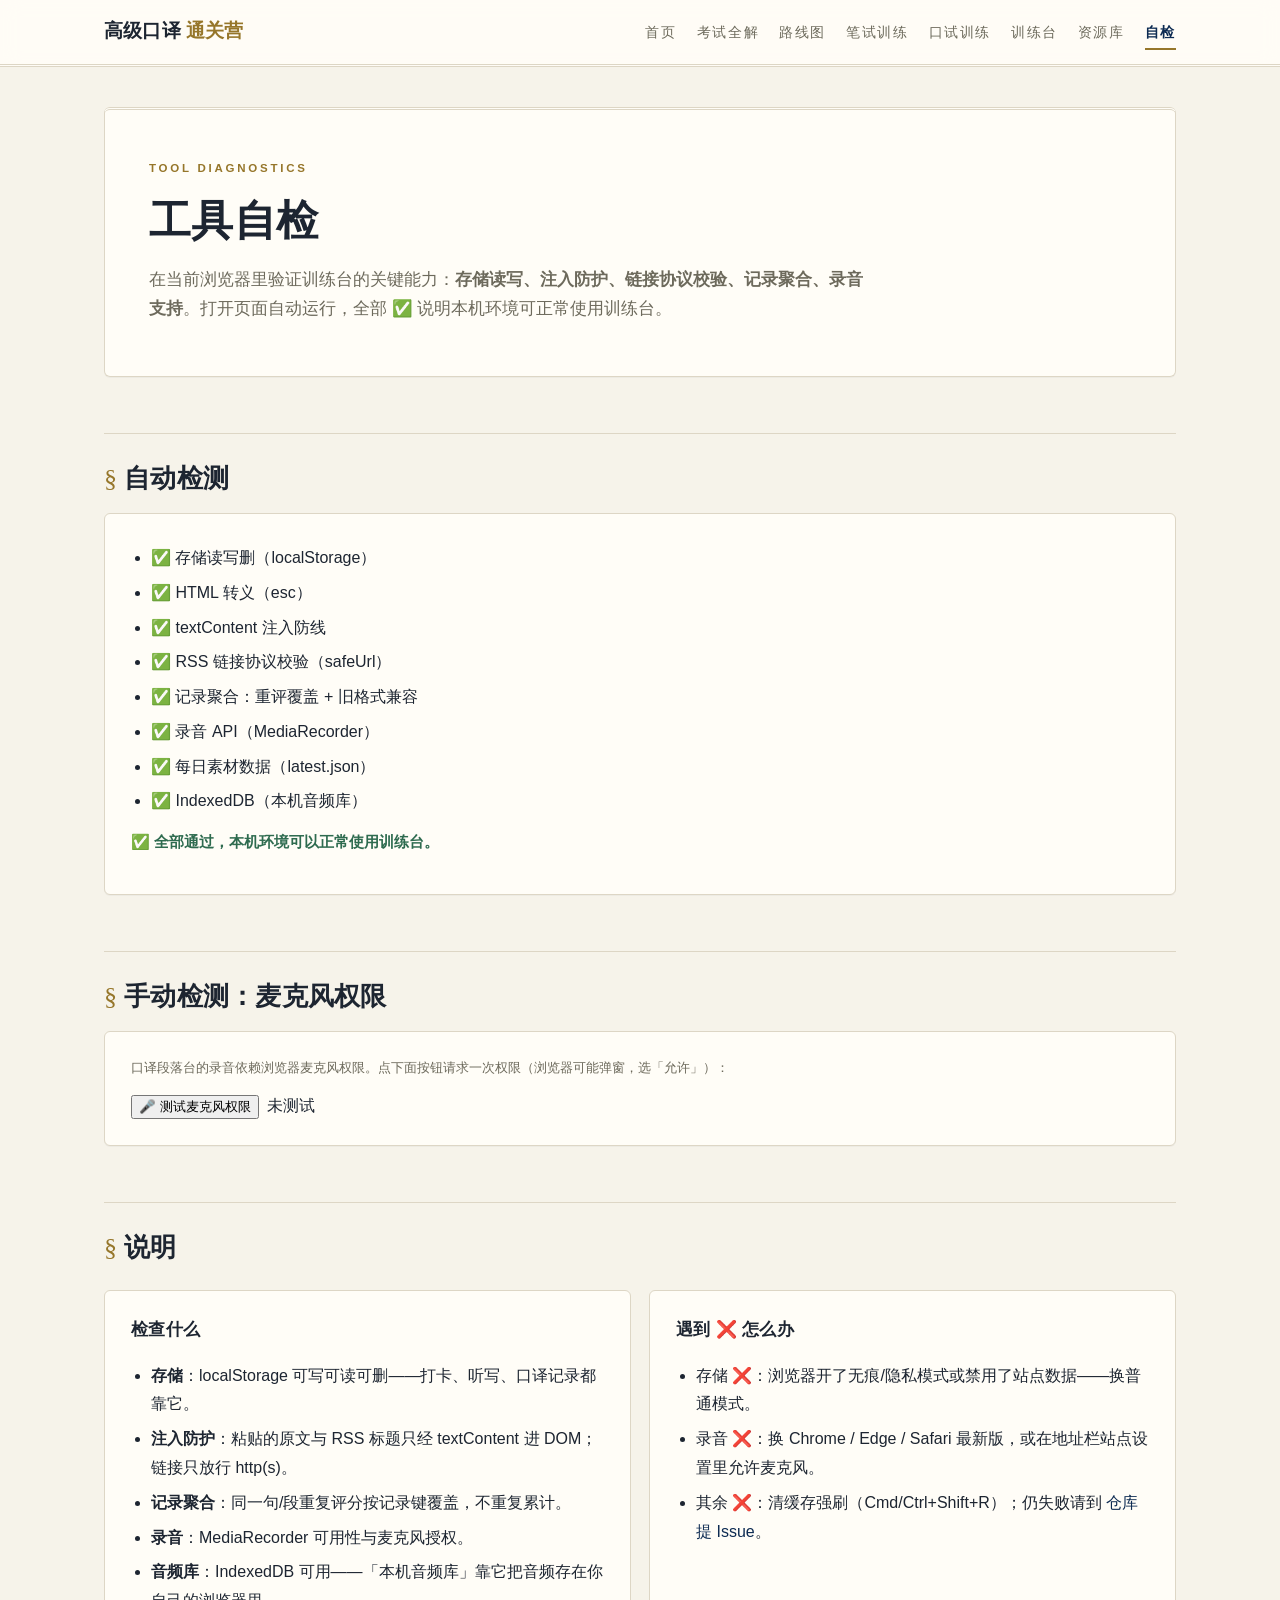
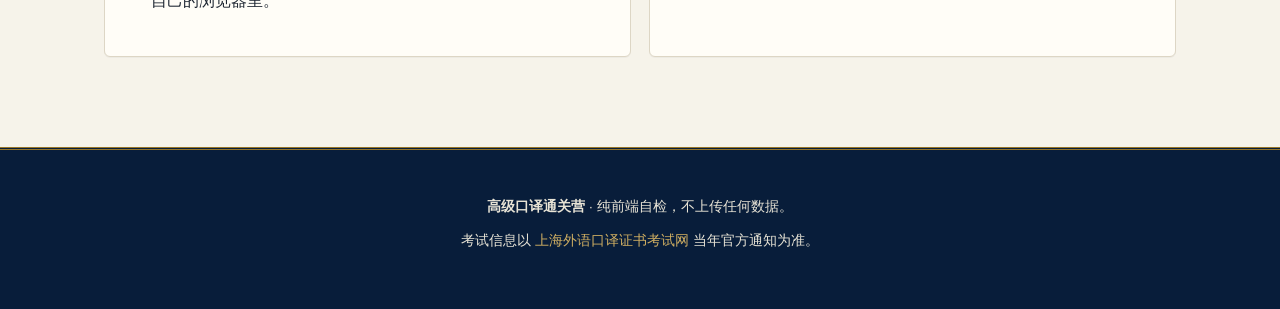
<file: selftest.html>
<!DOCTYPE html>
<html lang="zh-CN">
<head>
<meta charset="UTF-8">
<meta name="viewport" content="width=device-width, initial-scale=1.0">
<title>自检 · 高级口译通关营</title>
<meta name="description" content="训练台工具的浏览器内自检：存储读写、HTML 注入防护、RSS 链接协议校验、句级记录聚合、录音能力。">
<meta property="og:site_name" content="高级口译通关营">
<meta property="og:title" content="自检 · 高级口译通关营">
<meta property="og:description" content="训练台工具的浏览器内自检：存储读写、HTML 注入防护、RSS 链接协议校验、句级记录聚合、录音能力。">
<meta property="og:type" content="website">
<meta property="og:url" content="https://tanyaqiongcode.github.io/sia-spring2027/selftest.html">
<link rel="icon" href="data:image/svg+xml,<svg xmlns='http://www.w3.org/2000/svg' viewBox='0 0 100 100'><text y='.9em' font-size='90'>🎙️</text></svg>">
<link rel="stylesheet" href="assets/style.css">
</head>
<body>
<header class="topbar"><div class="topbar-inner">
  <a class="brand" href="index.html">高级口译 <span>通关营</span></a>
  <nav>
    <a href="index.html">首页</a>
    <a href="exam.html">考试全解</a>
    <a href="roadmap.html">路线图</a>
    <a href="written.html">笔试训练</a>
    <a href="oral.html">口试训练</a>
    <a href="practice.html">训练台</a>
    <a href="materials.html">资源库</a>
    <a href="selftest.html">自检</a>
  </nav>
</div></header>

<main class="wrap">
<section class="hero">
  <p class="kicker">Tool Diagnostics</p>
  <h1>工具自检</h1>
  <p class="lead">在当前浏览器里验证训练台的关键能力：<b>存储读写、注入防护、链接协议校验、记录聚合、录音支持</b>。打开页面自动运行，全部 ✅ 说明本机环境可正常使用训练台。</p>
</section>

<h2>自动检测</h2>
<div class="card"><div id="results"><p class="small">正在运行…</p></div></div>

<h2>手动检测：麦克风权限</h2>
<div class="card">
  <p class="small" style="margin-top:0">口译段落台的录音依赖浏览器麦克风权限。点下面按钮请求一次权限（浏览器可能弹窗，选「允许」）：</p>
  <div class="bench-controls">
    <button id="btn-mic">🎤 测试麦克风权限</button>
    <span class="marks" id="mic-result">未测试</span>
  </div>
</div>

<h2>说明</h2>
<div class="grid c2">
  <div class="card"><h3>检查什么</h3><ul>
    <li><b>存储</b>：localStorage 可写可读可删——打卡、听写、口译记录都靠它。</li>
    <li><b>注入防护</b>：粘贴的原文与 RSS 标题只经 textContent 进 DOM；链接只放行 http(s)。</li>
    <li><b>记录聚合</b>：同一句/段重复评分按记录键覆盖，不重复累计。</li>
    <li><b>录音</b>：MediaRecorder 可用性与麦克风授权。</li>
      <li><b>音频库</b>：IndexedDB 可用——「本机音频库」靠它把音频存在你自己的浏览器里。</li>
  </ul></div>
  <div class="card"><h3>遇到 ❌ 怎么办</h3><ul>
    <li>存储 ❌：浏览器开了无痕/隐私模式或禁用了站点数据——换普通模式。</li>
    <li>录音 ❌：换 Chrome / Edge / Safari 最新版，或在地址栏站点设置里允许麦克风。</li>
    <li>其余 ❌：清缓存强刷（Cmd/Ctrl+Shift+R）；仍失败请到 <a href="https://github.com/tanyaqiongcode/sia-spring2027/issues" target="_blank" rel="noopener">仓库提 Issue</a>。</li>
  </ul></div>
</div>

</main>

<footer>
  <p><b>高级口译通关营</b> · 纯前端自检，不上传任何数据。</p>
  <p>考试信息以 <a href="https://www.shwyky.net" target="_blank" rel="noopener">上海外语口译证书考试网</a> 当年官方通知为准。</p>
</footer>

<script src="assets/main.js"></script>
<script src="assets/practice.js"></script>
<script>
(function () {
  "use strict";
  var SIA = window.SIA || {};
  var results = [];
  function check(name, ok, detail) {
    results.push({ name: name, ok: !!ok, detail: detail || "" });
  }

  // 1. localStorage 读写删
  try {
    var k = "sia-selftest";
    localStorage.setItem(k, "ok1");
    var v = localStorage.getItem(k) === "ok1";
    localStorage.removeItem(k);
    var gone = localStorage.getItem(k) === null;
    check("存储读写删（localStorage）", v && gone);
  } catch (e) { check("存储读写删（localStorage）", false, String(e)); }

  // 2. HTML 转义
  try {
    var payload = '<img src=x onerror=alert(1)>';
    var escaped = SIA.esc ? SIA.esc(payload) : "";
    check("HTML 转义（esc）", escaped.indexOf("<") === -1 && escaped.indexOf("onerror") > -1, escaped.slice(0, 40));
  } catch (e) { check("HTML 转义（esc）", false, String(e)); }

  // 3. textContent 不产生元素（原文注入防线）
  try {
    var holder = document.createElement("div");
    holder.textContent = "<svg onload=alert(1)>";
    check("textContent 注入防线", holder.children.length === 0 && holder.textContent.indexOf("svg") > -1);
  } catch (e) { check("textContent 注入防线", false, String(e)); }

  // 4. RSS 链接协议校验
  try {
    var okHttps = SIA.safeUrl("https://example.com/a.mp3") === "https://example.com/a.mp3";
    var okHttp = SIA.safeUrl("http://example.com/") !== null;
    var blockedJs = SIA.safeUrl("javascript:alert(1)") === null;
    var blockedData = SIA.safeUrl("data:text/html,<script>alert(1)<\/script>") === null;
    var rel = SIA.safeUrl("episode/1.mp3", "https://feeds.example.com/pod.rss");
    var okRel = rel === "https://feeds.example.com/episode/1.mp3";
    check("RSS 链接协议校验（safeUrl）", okHttps && okHttp && blockedJs && blockedData && okRel,
      "js/data 协议拦截：" + blockedJs + "/" + blockedData);
  } catch (e) { check("RSS 链接协议校验（safeUrl）", false, String(e)); }

  // 5. 句级记录聚合：重评覆盖不重复计数
  try {
    var day = { marks: { "s1:0": "ok", "s1:1": "miss" } };
    var first = SIA.dayAgg(day);
    // 同一句重评为 close：覆盖原键
    day.marks["s1:0"] = "close";
    var second = SIA.dayAgg(day);
    // 旧版数字格式兼容
    var legacy = SIA.dayAgg({ ok: 3, close: 1, miss: 1 });
    var okAgg = first.ok === 1 && first.miss === 1 &&
      second.ok === 0 && second.close === 1 && second.miss === 1 &&
      legacy.ok === 3 && legacy.close === 1;
    check("记录聚合：重评覆盖 + 旧格式兼容", okAgg,
      "重评后 ok=" + second.ok + " close=" + second.close + "（期望 0/1）");
  } catch (e) { check("记录聚合：重评覆盖 + 旧格式兼容", false, String(e)); }

  // 6. MediaRecorder 可用性
  check("录音 API（MediaRecorder）", typeof window.MediaRecorder !== "undefined",
    typeof window.MediaRecorder !== "undefined" ? "支持" : "此浏览器不支持，请换 Chrome/Edge/Safari");

  // 7. fetch 本地数据
  fetch("data/latest.json", { cache: "no-store" })
    .then(function (r) { return r.ok ? r.json() : null; })
    .then(function (j) { check("每日素材数据（latest.json）", !!(j && j.feeds && j.feeds.length)); paint(); })
    .catch(function () { check("每日素材数据（latest.json）", false, "抓取失败"); paint(); });

  function paint() {
    var box = document.getElementById("results");
    box.textContent = "";
    var okAll = true;
    var ul = document.createElement("ul");
    ul.style.paddingLeft = "20px";
    ul.style.margin = "6px 0 0";
    results.forEach(function (r) {
      if (!r.ok) okAll = false;
      var li = document.createElement("li");
      li.textContent = (r.ok ? "✅ " : "❌ ") + r.name + (r.detail && !r.ok ? " —— " + r.detail : "");
      ul.appendChild(li);
    });
    box.appendChild(ul);
    var verdict = document.createElement("p");
    verdict.className = okAll ? "pf-verdict good" : "pf-verdict bad";
    verdict.textContent = okAll ? "✅ 全部通过，本机环境可以正常使用训练台。" : "❌ 有未通过项，按上面说明处理后再使用。";
    box.appendChild(verdict);
  }
  paint();

  // 8. IndexedDB（本机音频库存储层）
  try {
    if (!window.indexedDB) {
      check("IndexedDB（本机音频库）", false, "此浏览器不支持 IndexedDB");
      paint();
    } else {
      var idbReq = indexedDB.open("sia-selftest", 1);
      idbReq.onupgradeneeded = function () {
        if (!idbReq.result.objectStoreNames.contains("t")) idbReq.result.createObjectStore("t");
      };
      idbReq.onerror = function () { check("IndexedDB（本机音频库）", false, String(idbReq.error)); paint(); };
      idbReq.onsuccess = function () {
        var db = idbReq.result;
        try {
          var tx = db.transaction("t", "readwrite");
          tx.objectStore("t").put({ v: 1 }, "k");
          tx.oncomplete = function () {
            var get = db.transaction("t").objectStore("t").get("k");
            get.onsuccess = function () {
              check("IndexedDB（本机音频库）", !!(get.result && get.result.v === 1));
              try { db.transaction("t", "readwrite").objectStore("t").delete("k"); } catch (e) {}
              db.close();
              paint();
            };
            get.onerror = function () { check("IndexedDB（本机音频库）", false, String(get.error)); db.close(); paint(); };
          };
        } catch (e) { check("IndexedDB（本机音频库）", false, String(e)); db.close(); paint(); }
      };
    }
  } catch (e) { check("IndexedDB（本机音频库）", false, String(e)); paint(); }

  // 手动：麦克风权限
  document.getElementById("btn-mic").addEventListener("click", function () {
    var out = document.getElementById("mic-result");
    if (!navigator.mediaDevices || !navigator.mediaDevices.getUserMedia) {
      out.textContent = "❌ 此浏览器不支持 getUserMedia";
      return;
    }
    out.textContent = "⏳ 请求权限中…";
    navigator.mediaDevices.getUserMedia({ audio: true }).then(function (stream) {
      stream.getTracks().forEach(function (t) { t.stop(); });
      out.textContent = "✅ 麦克风可用，可以去训练台录音复盘了";
    }).catch(function (err) {
      out.textContent = "❌ 未授权（" + (err && err.name ? err.name : "未知") + "）——在浏览器站点设置里允许麦克风";
    });
  });
})();
</script>
</body>
</html>
</file>
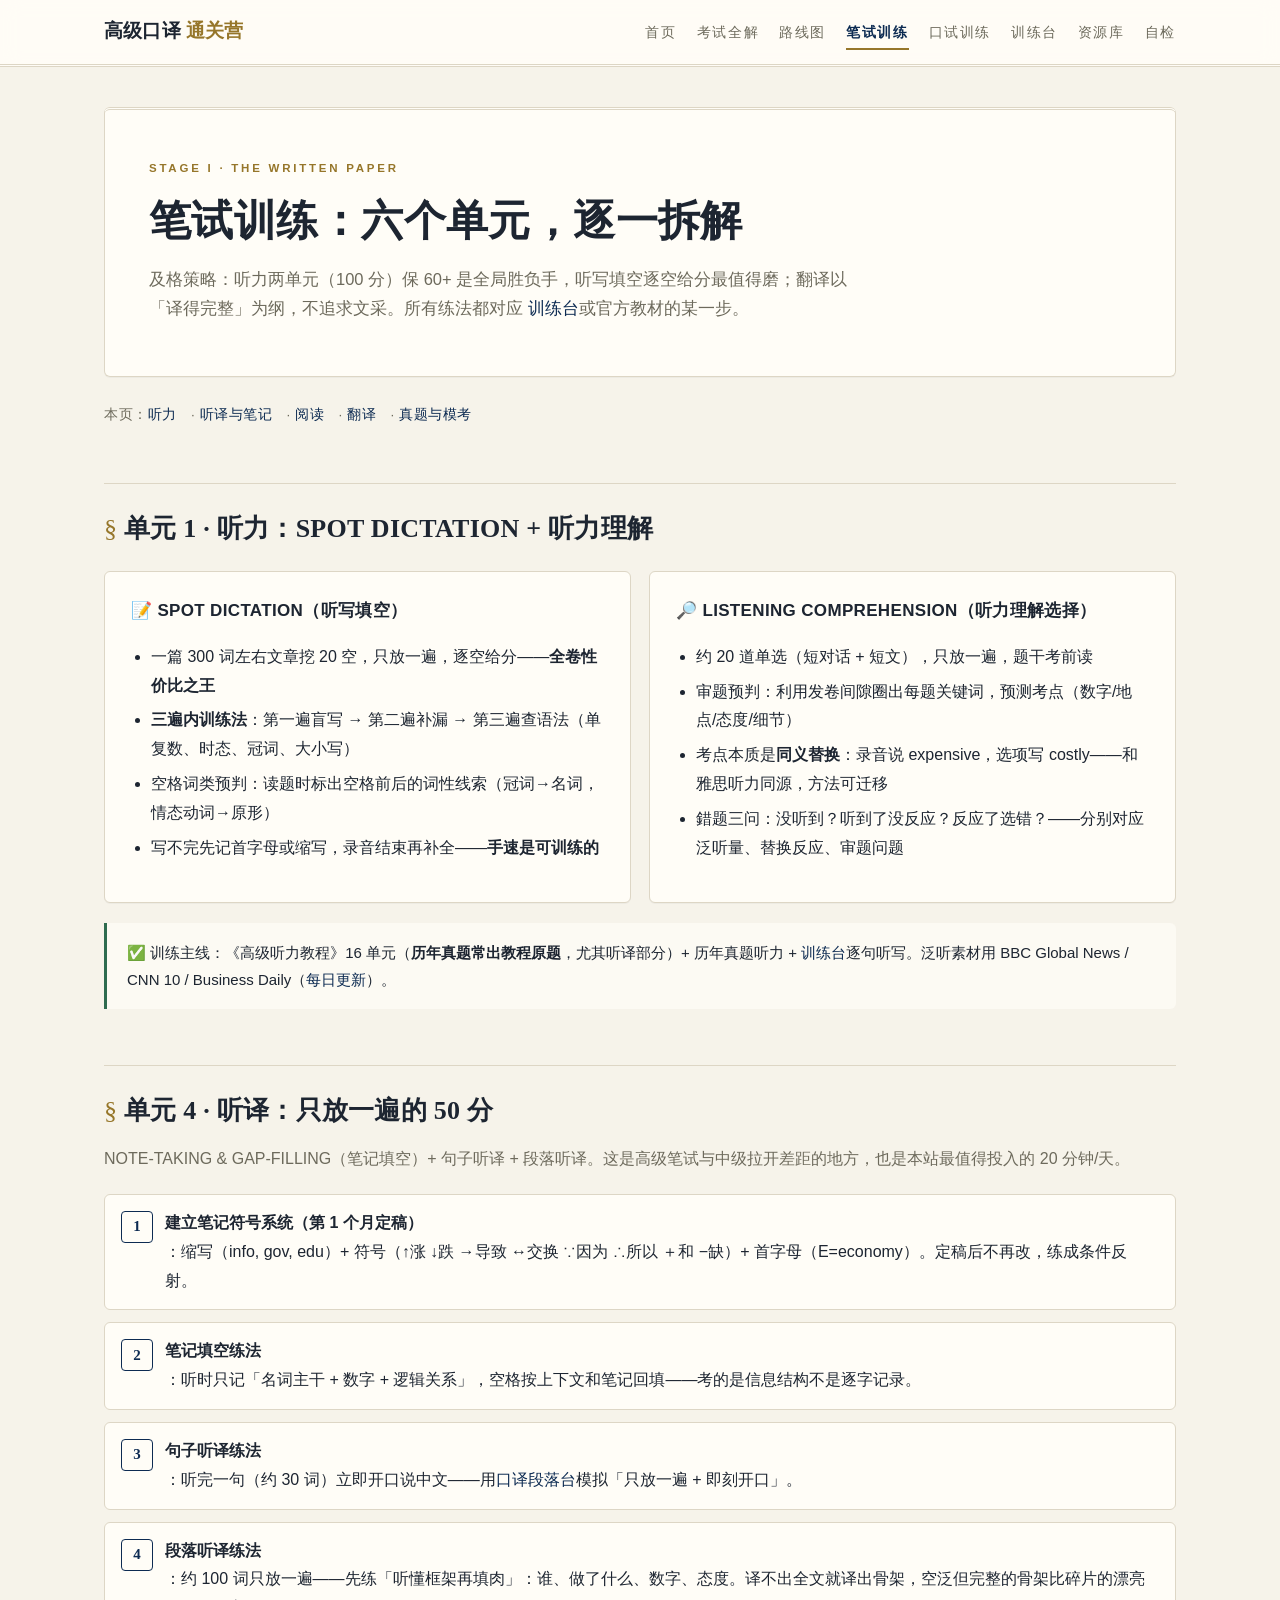
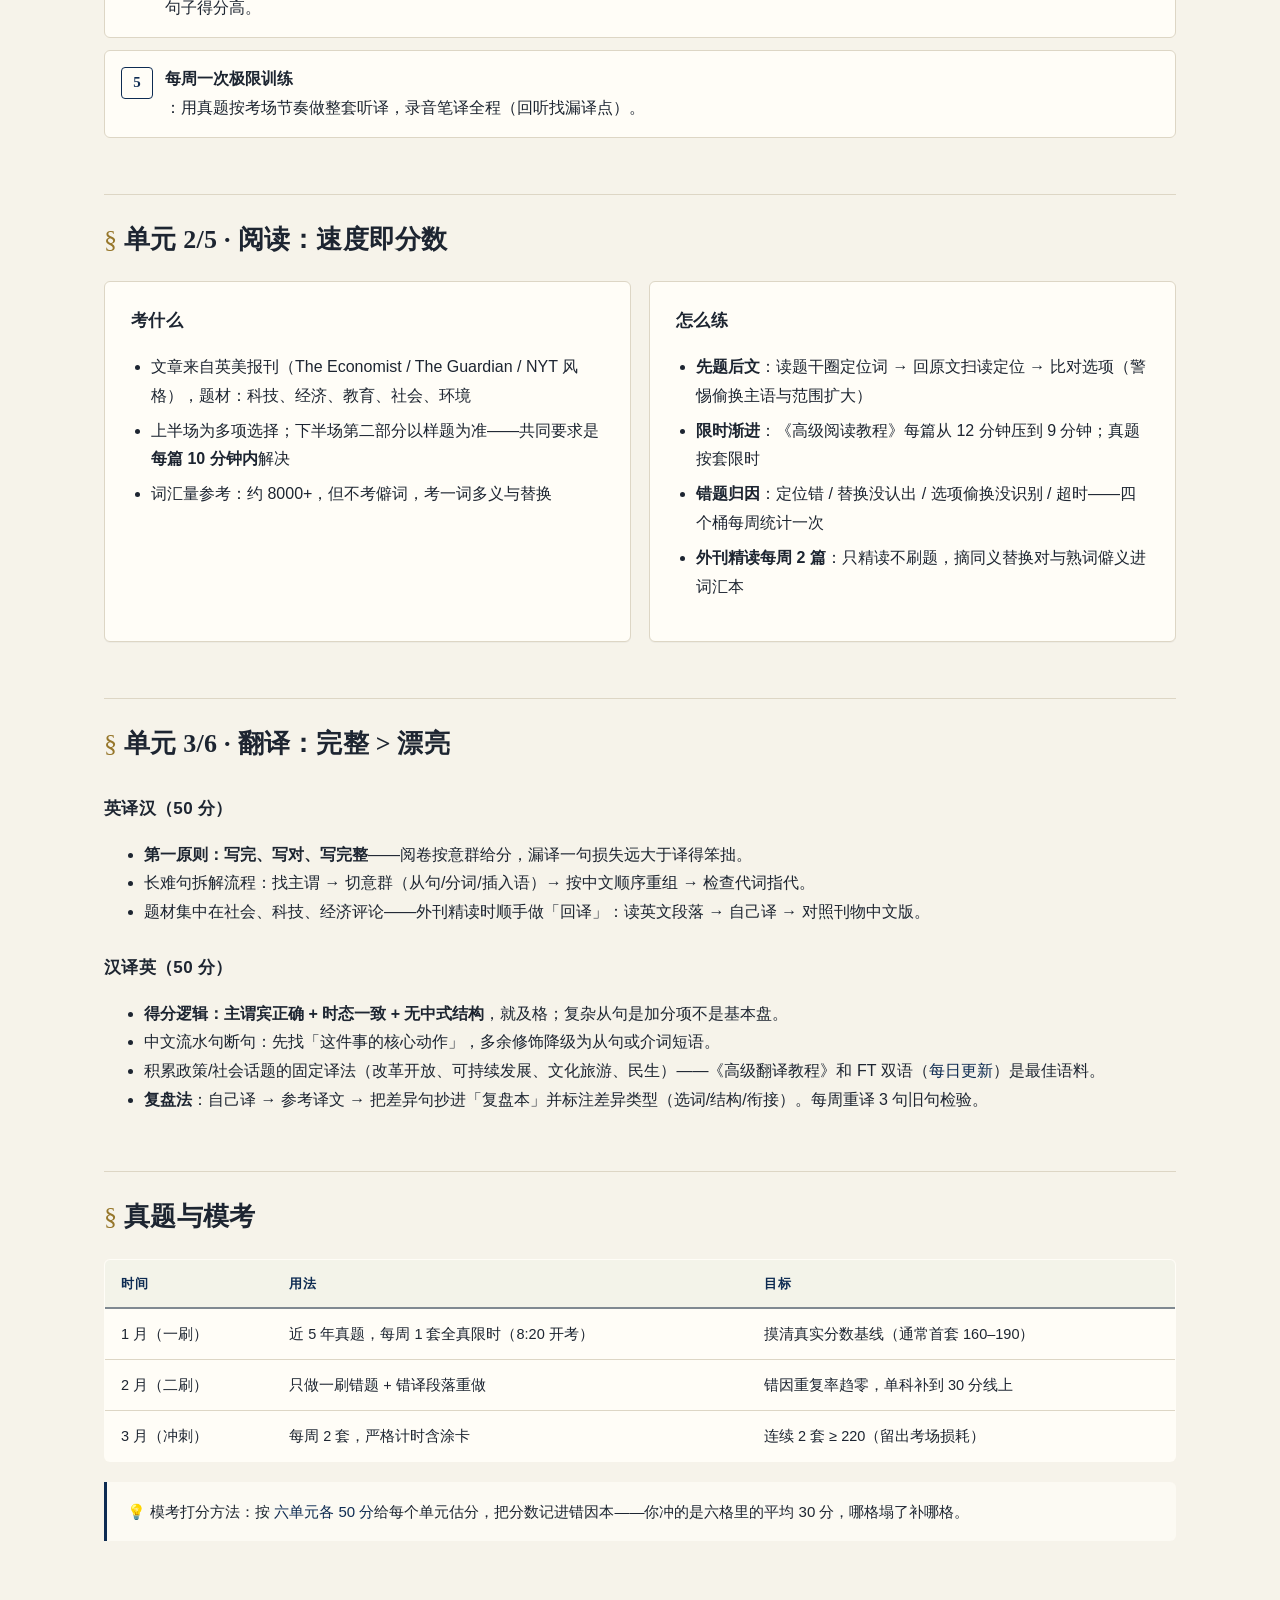
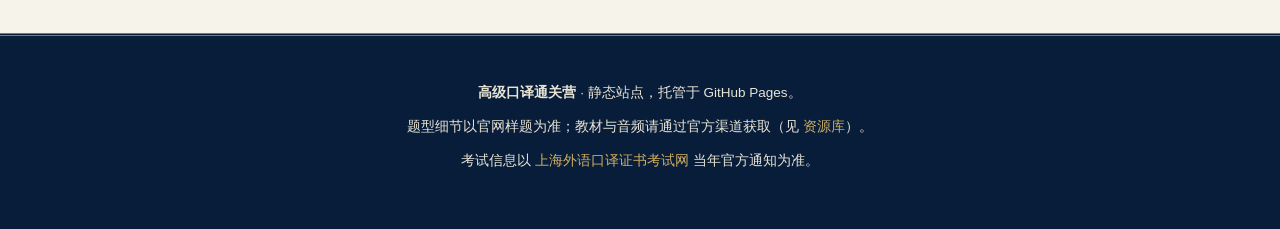
<file: written.html>
<!DOCTYPE html>
<html lang="zh-CN">
<head>
<meta charset="UTF-8">
<meta name="viewport" content="width=device-width, initial-scale=1.0">
<title>笔试训练 · 高级口译通关营</title>
<link rel="icon" href="data:image/svg+xml,<svg xmlns='http://www.w3.org/2000/svg' viewBox='0 0 100 100'><text y='.9em' font-size='90'>🎙️</text></svg>">
<link rel="stylesheet" href="assets/style.css">
<meta name="description" content="高级口译笔试训练：听写填空、听力理解、笔记听译、阅读、英译汉/汉译英各题型策略与真题模考节奏。">
<meta property="og:site_name" content="高级口译通关营">
<meta property="og:title" content="笔试训练 · 高级口译通关营">
<meta property="og:description" content="高级口译笔试训练：听写填空、听力理解、笔记听译、阅读、英译汉/汉译英各题型策略与真题模考节奏。">
<meta property="og:type" content="website">
<meta property="og:url" content="https://tanyaqiongcode.github.io/sia-spring2027/written.html">
</head>
<body>
<header class="topbar"><div class="topbar-inner">
  <a class="brand" href="index.html">高级口译 <span>通关营</span></a>
  <nav>
    <a href="index.html">首页</a>
    <a href="exam.html">考试全解</a>
    <a href="roadmap.html">路线图</a>
    <a href="written.html">笔试训练</a>
    <a href="oral.html">口试训练</a>
    <a href="practice.html">训练台</a>
    <a href="materials.html">资源库</a>
    <a href="selftest.html">自检</a>
  </nav>
</div></header>

<main class="wrap">
<section class="hero">
  <p class="kicker">Stage I · The Written Paper</p>
  <h1>笔试训练：六个单元，逐一拆解</h1>
  <p class="lead">及格策略：听力两单元（100 分）保 60+ 是全局胜负手，听写填空逐空给分最值得磨；翻译以「译得完整」为纲，不追求文采。所有练法都对应 <a href="practice.html">训练台</a>或官方教材的某一步。</p>
</section>

<p class="toc">本页：<a href="#listen">听力</a> · <a href="#note">听译与笔记</a> · <a href="#reading">阅读</a> · <a href="#trans">翻译</a> · <a href="#mock">真题与模考</a></p>

<h2 id="listen">单元 1 · 听力：SPOT DICTATION + 听力理解</h2>
<div class="grid c2">
  <div class="card">
    <h3>📝 SPOT DICTATION（听写填空）</h3>
    <ul>
      <li>一篇 300 词左右文章挖 20 空，只放一遍，逐空给分——<b>全卷性价比之王</b></li>
      <li><b>三遍内训练法</b>：第一遍盲写 → 第二遍补漏 → 第三遍查语法（单复数、时态、冠词、大小写）</li>
      <li>空格词类预判：读题时标出空格前后的词性线索（冠词→名词，情态动词→原形）</li>
      <li>写不完先记首字母或缩写，录音结束再补全——<b>手速是可训练的</b></li>
    </ul>
  </div>
  <div class="card">
    <h3>🔎 LISTENING COMPREHENSION（听力理解选择）</h3>
    <ul>
      <li>约 20 道单选（短对话 + 短文），只放一遍，题干考前读</li>
      <li>审题预判：利用发卷间隙圈出每题关键词，预测考点（数字/地点/态度/细节）</li>
      <li>考点本质是<b>同义替换</b>：录音说 expensive，选项写 costly——和雅思听力同源，方法可迁移</li>
      <li>錯题三问：没听到？听到了没反应？反应了选错？——分别对应泛听量、替换反应、审题问题</li>
    </ul>
  </div>
</div>
<div class="callout ok">✅ 训练主线：《高级听力教程》16 单元（<b>历年真题常出教程原题</b>，尤其听译部分）+ 历年真题听力 + <a href="practice.html">训练台</a>逐句听写。泛听素材用 BBC Global News / CNN 10 / Business Daily（<a href="materials.html#feeds">每日更新</a>）。</div>

<h2 id="note">单元 4 · 听译：只放一遍的 50 分</h2>
<p class="sub">NOTE-TAKING &amp; GAP-FILLING（笔记填空）+ 句子听译 + 段落听译。这是高级笔试与中级拉开差距的地方，也是本站最值得投入的 20 分钟/天。</p>
<div class="steps">
  <li><b>建立笔记符号系统（第 1 个月定稿）</b>：缩写（info, gov, edu）+ 符号（↑涨 ↓跌 →导致 ↔交换 ∵因为 ∴所以 ＋和 −缺）+ 首字母（E=economy）。定稿后不再改，练成条件反射。</li>
  <li><b>笔记填空练法</b>：听时只记「名词主干 + 数字 + 逻辑关系」，空格按上下文和笔记回填——考的是信息结构不是逐字记录。</li>
  <li><b>句子听译练法</b>：听完一句（约 30 词）立即开口说中文——用<a href="practice.html#oral">口译段落台</a>模拟「只放一遍 + 即刻开口」。</li>
  <li><b>段落听译练法</b>：约 100 词只放一遍——先练「听懂框架再填肉」：谁、做了什么、数字、态度。译不出全文就译出骨架，空泛但完整的骨架比碎片的漂亮句子得分高。</li>
  <li><b>每周一次极限训练</b>：用真题按考场节奏做整套听译，录音笔译全程（回听找漏译点）。</li>
</div>

<h2 id="reading">单元 2/5 · 阅读：速度即分数</h2>
<div class="grid c2">
  <div class="card">
    <h3>考什么</h3>
    <ul>
      <li>文章来自英美报刊（The Economist / The Guardian / NYT 风格），题材：科技、经济、教育、社会、环境</li>
      <li>上半场为多项选择；下半场第二部分以样题为准——共同要求是<b>每篇 10 分钟内</b>解决</li>
      <li>词汇量参考：约 8000+，但不考僻词，考一词多义与替换</li>
    </ul>
  </div>
  <div class="card">
    <h3>怎么练</h3>
    <ul>
      <li><b>先题后文</b>：读题干圈定位词 → 回原文扫读定位 → 比对选项（警惕偷换主语与范围扩大）</li>
      <li><b>限时渐进</b>：《高级阅读教程》每篇从 12 分钟压到 9 分钟；真题按套限时</li>
      <li><b>错题归因</b>：定位错 / 替换没认出 / 选项偷换没识别 / 超时——四个桶每周统计一次</li>
      <li><b>外刊精读每周 2 篇</b>：只精读不刷题，摘同义替换对与熟词僻义进词汇本</li>
    </ul>
  </div>
</div>

<h2 id="trans">单元 3/6 · 翻译：完整 &gt; 漂亮</h2>
<h3 id="trans-e2c">英译汉（50 分）</h3>
<ul>
  <li><b>第一原则：写完、写对、写完整</b>——阅卷按意群给分，漏译一句损失远大于译得笨拙。</li>
  <li>长难句拆解流程：找主谓 → 切意群（从句/分词/插入语）→ 按中文顺序重组 → 检查代词指代。</li>
  <li>题材集中在社会、科技、经济评论——外刊精读时顺手做「回译」：读英文段落 → 自己译 → 对照刊物中文版。</li>
</ul>
<h3 id="trans-c2e">汉译英（50 分）</h3>
<ul>
  <li><b>得分逻辑：主谓宾正确 + 时态一致 + 无中式结构</b>，就及格；复杂从句是加分项不是基本盘。</li>
  <li>中文流水句断句：先找「这件事的核心动作」，多余修饰降级为从句或介词短语。</li>
  <li>积累政策/社会话题的固定译法（改革开放、可持续发展、文化旅游、民生）——《高级翻译教程》和 FT 双语（<a href="materials.html#feeds">每日更新</a>）是最佳语料。</li>
  <li><b>复盘法</b>：自己译 → 参考译文 → 把差异句抄进「复盘本」并标注差异类型（选词/结构/衔接）。每周重译 3 句旧句检验。</li>
</ul>

<h2 id="mock">真题与模考</h2>
<div class="table-wrap"><table>
  <tr><th>时间</th><th>用法</th><th>目标</th></tr>
  <tr><td>1 月（一刷）</td><td>近 5 年真题，每周 1 套全真限时（8:20 开考）</td><td>摸清真实分数基线（通常首套 160–190）</td></tr>
  <tr><td>2 月（二刷）</td><td>只做一刷错题 + 错译段落重做</td><td>错因重复率趋零，单科补到 30 分线上</td></tr>
  <tr><td>3 月（冲刺）</td><td>每周 2 套，严格计时含涂卡</td><td>连续 2 套 ≥ 220（留出考场损耗）</td></tr>
</table></div>
<div class="callout">💡 模考打分方法：按 <a href="exam.html#structure">六单元各 50 分</a>给每个单元估分，把分数记进错因本——你冲的是六格里的平均 30 分，哪格塌了补哪格。</div>

</main>

<footer>
  <p><b>高级口译通关营</b> · 静态站点，托管于 GitHub Pages。</p>
  <p>题型细节以官网样题为准；教材与音频请通过官方渠道获取（见 <a href="materials.html">资源库</a>）。</p>
  <p>考试信息以 <a href="https://www.shwyky.net" target="_blank" rel="noopener">上海外语口译证书考试网</a> 当年官方通知为准。</p>
</footer>

<script src="assets/main.js"></script>
</body>
</html>
</file>
<file: assets/style.css>
/* ============================================================
   高级口译通关营 · 样式系统
   设计语言：顶尖高校官网的「编辑学院风」——
   衬线展示标题 + 无衬线正文、牛津深蓝 × 羊皮纸底、细双线规则、
   金色小节号（§）、庄重的深蓝页脚。纯系统字体，不引外部资源。
   JS 依赖的类名（.pf-unit/.cd-cell/.stat/.line/.answer 等）全部保留。
   ============================================================ */

:root {
  /* 纸面与墨色 */
  --bg: #f6f3ea;            /* 羊皮纸 */
  --card: #fffdf7;
  --ink: #1d2531;
  --muted: #6d6a5c;
  --line: #ddd6c5;

  /* 学院色 */
  --primary: #0d2b52;       /* 牛津深蓝 */
  --primary-deep: #081d3a;
  --accent: var(--primary);           /* 兼容页内联样式 var(--accent) */
  --accent-strong: var(--primary-deep);
  --accent-soft: #e9ecdf;
  --gold: #96762a;          /* 黄铜 */
  --ok: #2e6b4f;
  --warn: #8f6414;
  --hard: #8c2f2f;          /* 绯红 */

  /* 页脚（庄重深蓝） */
  --footer-bg: #081d3a;
  --footer-ink: #e8e4d6;
  --footer-muted: #9faec4;
  --footer-link: #cfae62;

  --serif: "Palatino", "Palatino Linotype", "Book Antiqua", Georgia,
           "Songti SC", "STSong", "Noto Serif SC", "SimSun", serif;
  --sans: -apple-system, BlinkMacSystemFont, "Segoe UI", "Helvetica Neue",
          "PingFang SC", "Hiragino Sans GB", "Microsoft YaHei", "Noto Sans SC", sans-serif;

  --radius: 6px;
  --shadow: 0 1px 0 rgba(29, 37, 49, .04);
  --rule: 3px double var(--line);   /* 学院双细线 */
}

@media (prefers-color-scheme: dark) {
  :root {
    --bg: #0e1420;
    --card: #171e2d;
    --ink: #e7e3d4;
    --muted: #99968a;
    --line: #2b3548;

    --primary: #a9c3e8;
    --primary-deep: #cddcf1;
    --accent: var(--primary);
    --accent-strong: var(--primary-deep);
    --accent-soft: #1c2740;
    --gold: #c9a96a;
    --ok: #85bd9e;
    --warn: #d0a659;
    --hard: #d98077;

    --footer-bg: #0a0f19;
    --footer-ink: #d5d1c2;
    --footer-muted: #7d8798;
    --footer-link: #c9a96a;

    --shadow: 0 1px 0 rgba(0, 0, 0, .35);
  }
}

* { box-sizing: border-box; }
html { scroll-behavior: smooth; }

body {
  margin: 0;
  font-family: var(--sans);
  color: var(--ink);
  background: var(--bg);
  line-height: 1.8;
  -webkit-font-smoothing: antialiased;
  text-rendering: optimizeLegibility;
}

::selection { background: color-mix(in srgb, var(--gold) 32%, transparent); }

a { color: var(--primary); text-decoration: none; transition: color .15s ease; }
a:hover { color: var(--primary-deep); text-decoration: underline; text-underline-offset: 3px; }

:focus-visible { outline: 2px solid var(--gold); outline-offset: 2px; border-radius: 2px; }

code, pre {
  font-family: "SF Mono", ui-monospace, Menlo, Consolas, monospace;
  font-size: 13px;
  background: color-mix(in srgb, var(--muted) 12%, transparent);
  border-radius: 4px;
}
code { padding: 2px 6px; }
pre { padding: 14px 16px; overflow-x: auto; line-height: 1.6; }
pre code { background: none; padding: 0; }

/* ---------- 顶栏：纸面 + 学院双线 ---------- */
.topbar {
  position: sticky;
  top: 0;
  z-index: 50;
  background: color-mix(in srgb, var(--card) 92%, transparent);
  backdrop-filter: blur(10px);
  border-bottom: var(--rule);
}

.topbar-inner {
  max-width: 1120px;
  margin: 0 auto;
  padding: 14px 24px;
  display: flex;
  align-items: baseline;
  gap: 16px;
  flex-wrap: wrap;
  justify-content: space-between;
}

.brand {
  font-family: var(--serif);
  font-weight: 700;
  font-size: 19px;
  letter-spacing: .01em;
  color: var(--ink);
  white-space: nowrap;
}
.brand span { color: var(--gold); }

.topbar nav { display: flex; flex-wrap: wrap; gap: 4px 20px; }

.topbar nav a {
  padding: 3px 0;
  color: var(--muted);
  font-size: 13.5px;
  letter-spacing: .12em;
  border-bottom: 2px solid transparent;
  transition: color .15s ease, border-color .15s ease;
}
.topbar nav a:hover { color: var(--ink); text-decoration: none; }
.topbar nav a.active {
  color: var(--primary);
  border-bottom-color: var(--gold);
  font-weight: 600;
}

/* ---------- 版式 ---------- */
.wrap { max-width: 1120px; margin: 0 auto; padding: 40px 24px 72px; }

.hero {
  background: var(--card);
  border: 1px solid var(--line);
  border-top: var(--rule);
  border-radius: var(--radius);
  padding: 48px 44px 42px;
  margin-bottom: 44px;
  box-shadow: var(--shadow);
}
.hero h1 {
  margin: 0 0 16px;
  font-family: var(--serif);
  font-weight: 700;
  font-size: clamp(28px, 4.2vw, 42px);
  line-height: 1.28;
  letter-spacing: .01em;
  max-width: 24em;
}
.hero p.lead {
  margin: 0 0 10px;
  font-size: 16.5px;
  color: var(--muted);
  max-width: 44em;
}
.hero .cta { margin-top: 24px; display: flex; gap: 14px; flex-wrap: wrap; }

/* 章节标题：金色小节号 + 顶部细线（学术刊物式） */
h2 {
  font-family: var(--serif);
  font-size: 26px;
  font-weight: 700;
  letter-spacing: .01em;
  margin: 56px 0 10px;
  padding-top: 22px;
  border-top: 1px solid var(--line);
  scroll-margin-top: 90px;
}
h2::before { content: "§ "; color: var(--gold); font-weight: 400; }
h2 + p.sub { color: var(--muted); margin-top: 0; }
h3 {
  font-size: 17px;
  margin: 26px 0 8px;
  letter-spacing: .02em;
}

p.sub { color: var(--muted); }
.small { font-size: 13px; color: var(--muted); }
.toc {
  color: var(--muted);
  font-size: 13.5px;
  letter-spacing: .04em;
  margin-top: -18px;
}
.toc a { margin-right: 10px; }

/* ---------- 按钮：方正、字距、学院色 ---------- */
.btn {
  display: inline-block;
  padding: 12px 24px;
  border-radius: 3px;
  background: var(--primary);
  color: #f6f3ea;
  font-weight: 600;
  font-size: 14.5px;
  letter-spacing: .06em;
  border: 1.5px solid var(--primary);
  cursor: pointer;
  transition: background .15s ease, color .15s ease, border-color .15s ease;
}
.btn:hover { background: var(--primary-deep); border-color: var(--primary-deep); color: #f6f3ea; text-decoration: none; }
.btn.ghost { background: transparent; color: var(--primary); }
.btn.ghost:hover { background: color-mix(in srgb, var(--primary) 8%, transparent); color: var(--primary); }
@media (prefers-color-scheme: dark) {
  .btn { color: #0e1420; }
  .btn:hover { color: #0e1420; }
  .btn.ghost { color: var(--primary); }
  .btn.ghost:hover { color: var(--primary); }
}

/* ---------- 卡片：平铺 + 细线，去掉重阴影 ---------- */
.grid { display: grid; gap: 18px; margin: 18px 0; }
.grid.c2 { grid-template-columns: repeat(auto-fit, minmax(320px, 1fr)); }
.grid.c3 { grid-template-columns: repeat(auto-fill, minmax(280px, 1fr)); }

.card {
  background: var(--card);
  border: 1px solid var(--line);
  border-radius: var(--radius);
  padding: 24px 26px;
  box-shadow: var(--shadow);
  transition: border-color .15s ease;
}
.card:hover { border-color: color-mix(in srgb, var(--primary) 45%, var(--line)); }
.card h3 { margin-top: 0; }
.card .meta { color: var(--muted); font-size: 14px; }
.card .tags { margin-top: 10px; display: flex; flex-wrap: wrap; gap: 6px; }
.card ul { padding-left: 20px; }
.card li { margin-bottom: 6px; }

/* 徽章：纸感底色 */
.badge {
  display: inline-block;
  padding: 2px 10px;
  border-radius: 3px;
  border: 1px solid transparent;
  font-size: 12px;
  font-weight: 600;
  letter-spacing: .05em;
  line-height: 1.7;
  white-space: nowrap;
  vertical-align: middle;
}
.badge.ez   { background: #e2eee2; color: #2e6b4f; border-color: #c6dcc6; }
.badge.mid  { background: #f3e9d2; color: #7c5c12; border-color: #e3d3ab; }
.badge.hard { background: #f5e2dc; color: #8c2f2f; border-color: #e5c4ba; }
.badge.tool { background: #e7ecf3; color: var(--primary); border-color: #c9d5e4; }
@media (prefers-color-scheme: dark) {
  .badge.ez   { background: #1d2b24; color: #85bd9e; border-color: #2c4136; }
  .badge.mid  { background: #2c2513; color: #d0a659; border-color: #4a3d1e; }
  .badge.hard { background: #331d1b; color: #d98077; border-color: #522f2b; }
  .badge.tool { background: #1c2740; color: #a9c3e8; border-color: #2e3d5c; }
}

/* 提示框：左侧 3px 规则线 */
.callout {
  border-left: 3px solid var(--primary);
  background: color-mix(in srgb, var(--card) 70%, var(--bg));
  border-radius: 0 var(--radius) var(--radius) 0;
  padding: 16px 20px;
  margin: 20px 0;
  font-size: 15px;
}
.callout.warn { border-color: var(--warn); }
.callout.ok { border-color: var(--ok); }

/* ---------- 表格：刊物式细线 ---------- */
.table-wrap { overflow-x: auto; margin: 18px 0; }
table {
  border-collapse: collapse;
  width: 100%;
  background: var(--card);
  border: 1px solid var(--line);
  border-radius: var(--radius);
  overflow: hidden;
  font-size: 14.5px;
}
th, td { padding: 12px 16px; border-bottom: 1px solid var(--line); text-align: left; vertical-align: top; }
th {
  font-family: var(--sans);
  font-size: 13px;
  font-weight: 700;
  letter-spacing: .08em;
  color: var(--primary);
  background: color-mix(in srgb, var(--accent-soft) 55%, transparent);
  border-bottom: 2px solid color-mix(in srgb, var(--primary) 45%, var(--line));
}
tr:last-child td { border-bottom: none; }

/* ---------- 步骤：衬线序号牌 ---------- */
.steps { counter-reset: step; margin: 20px 0; padding: 0; list-style: none; }
.steps li {
  position: relative;
  padding: 14px 18px 14px 60px;
  background: var(--card);
  border: 1px solid var(--line);
  border-radius: var(--radius);
  margin-bottom: 12px;
}
.steps li::before {
  counter-increment: step;
  content: counter(step);
  position: absolute;
  left: 16px; top: 16px;
  width: 30px; height: 30px;
  border: 1.5px solid var(--primary);
  border-radius: 4px;
  color: var(--primary);
  font-family: var(--serif);
  font-weight: 700;
  display: flex; align-items: center; justify-content: center;
  font-size: 15px;
}
.steps b { display: block; }

/* ---------- 打卡面板 ---------- */
.checkin {
  background: var(--card);
  border: 1px solid var(--line);
  border-top: var(--rule);
  border-radius: var(--radius);
  padding: 24px 26px;
  margin: 22px 0;
}
.checkin .date { font-family: var(--serif); font-weight: 700; font-size: 17px; }
.checkin .streak { float: right; color: var(--gold); font-weight: 700; font-size: 15px; }
.checkin label {
  display: flex; align-items: center; gap: 10px;
  padding: 9px 12px; border-radius: 4px; cursor: pointer; font-size: 15px;
}
.checkin label:hover { background: color-mix(in srgb, var(--accent-soft) 55%, transparent); }
.checkin input[type=checkbox] { width: 18px; height: 18px; accent-color: var(--primary); }
.checkin .hint { color: var(--muted); font-size: 13px; margin-top: 10px; }

/* 今日推荐 */
.daily { display: flex; gap: 16px; align-items: flex-start; }
.daily .emoji { font-size: 32px; line-height: 1.2; }

/* ---------- 训练台 ---------- */
.bench { display: grid; gap: 20px; grid-template-columns: 1fr; }
@media (min-width: 900px) { .bench { grid-template-columns: 5fr 4fr; align-items: start; } }

.bench audio { width: 100%; margin: 10px 0; }
.bench-controls { display: flex; flex-wrap: wrap; gap: 8px; align-items: center; }
.bench button {
  padding: 8px 14px; border-radius: 3px; border: 1px solid var(--line);
  background: var(--card); color: var(--ink); font-size: 13.5px; cursor: pointer;
  font-weight: 500; letter-spacing: .03em;
  transition: border-color .15s ease, color .15s ease, background .15s ease;
}
.bench button:hover { border-color: var(--primary); color: var(--primary); }
.bench button.primary { background: var(--primary); border-color: var(--primary); color: #f6f3ea; }
.bench button.primary:hover { background: var(--primary-deep); }
@media (prefers-color-scheme: dark) {
  .bench button.primary { color: #0e1420; }
}
.bench button:disabled { opacity: .45; cursor: not-allowed; }
.bench .marks { color: var(--muted); font-size: 13px; }
.bench select {
  padding: 7px 10px; border-radius: 3px; border: 1px solid var(--line);
  background: var(--card); color: var(--ink); font-size: 14px;
}
.bench textarea, .bench input[type=text] {
  width: 100%; border: 1px solid var(--line); border-radius: 4px;
  padding: 10px 12px; font-size: 15px; background: var(--card); color: var(--ink);
  font-family: inherit;
}
.bench textarea { min-height: 130px; resize: vertical; line-height: 1.7; }
.bench textarea:focus, .bench input[type=text]:focus { border-color: var(--primary); outline: none; }
.answer-box { min-height: 58px; }
.answer-box .answer {
  background: #e5efe2; border: 1px solid #b7cfb2; color: #24422f;
  border-radius: 4px; padding: 10px 14px; font-size: 16px;
}
.answer-box .empty { color: var(--muted); font-size: 14px; padding: 10px 2px; }
@media (prefers-color-scheme: dark) {
  .answer-box .answer { background: #1b2a21; border-color: #2e4636; color: #a9d0b6; }
}
.stat-row { display: flex; gap: 12px; flex-wrap: wrap; margin-top: 14px; }
.stat {
  flex: 1; min-width: 90px; text-align: center;
  background: color-mix(in srgb, var(--accent-soft) 60%, transparent);
  border: 1px solid var(--line);
  border-radius: 4px; padding: 12px 6px 10px;
}
.stat b { display: block; font-family: var(--serif); font-size: 22px; color: var(--primary); }
.stat span { font-size: 12.5px; color: var(--muted); }
.kbd {
  font-size: 12px; border: 1px solid var(--line); border-bottom-width: 2px;
  border-radius: 3px; padding: 1px 6px; background: var(--card);
}
.line { padding: 3px 6px; border-radius: 3px; }
.line:hover { background: color-mix(in srgb, var(--accent-soft) 55%, transparent); }
.line.current { background: color-mix(in srgb, var(--accent-soft) 75%, transparent); }

/* 最新素材 */
.feed-box { margin-top: 10px; }
.feed-box ul { margin: 6px 0 0; padding-left: 20px; }
.feed-box li { margin-bottom: 4px; }
.feed-date { color: var(--muted); font-size: 12.5px; margin-left: 6px; }

/* ---------- 倒计时：衬线大数字 ---------- */
.countdown {
  display: grid; gap: 14px;
  grid-template-columns: repeat(auto-fit, minmax(160px, 1fr));
  margin: 20px 0;
}
.countdown .cd-cell {
  background: var(--card);
  border: 1px solid var(--line);
  border-top: 3px solid var(--primary);
  border-radius: var(--radius);
  padding: 18px 12px 14px;
  text-align: center;
  box-shadow: var(--shadow);
}
.countdown .cd-cell.hot { border-top-color: var(--hard); }
.countdown b {
  display: block;
  font-family: var(--serif);
  font-size: 34px;
  line-height: 1.15;
  color: var(--primary);
  font-variant-numeric: lining-nums;
}
.countdown .cd-cell.hot b { color: var(--hard); }
.countdown span { font-size: 13px; color: var(--ink); font-weight: 600; letter-spacing: .02em; }
.countdown small { display: block; margin-top: 4px; font-size: 11.5px; color: var(--muted); line-height: 1.5; }

/* ---------- 口试判分器 ---------- */
.pass-fail { display: flex; gap: 10px; flex-wrap: wrap; margin-top: 14px; }
.pf-unit {
  flex: 1; min-width: 72px; text-align: center;
  padding: 12px 4px;
  background: var(--card);
  border: 1.5px solid var(--line);
  border-radius: 4px;
  font-weight: 700; color: var(--muted);
  cursor: pointer; user-select: none;
  font-size: 15px; letter-spacing: .04em;
  transition: background .12s ease, color .12s ease, border-color .12s ease;
}
.pf-unit:hover { border-color: var(--primary); color: var(--primary); }
.pf-unit.pass { background: #e2eee2; color: #2e6b4f; border-color: #2e6b4f; }
.pf-unit.fail { background: #f5e2dc; color: #8c2f2f; border-color: #8c2f2f; text-decoration: line-through; }
@media (prefers-color-scheme: dark) {
  .pf-unit.pass { background: #1d2b24; color: #85bd9e; border-color: #3a5c49; }
  .pf-unit.fail { background: #331d1b; color: #d98077; border-color: #6b3a34; }
}
.pf-verdict { margin-top: 12px; font-weight: 700; font-size: 15px; }
.pf-verdict.good { color: var(--ok); }
.pf-verdict.bad { color: var(--hard); }

/* ---------- 页脚：深蓝学院卷尾 ---------- */
footer {
  background: var(--footer-bg);
  color: var(--footer-ink);
  font-size: 13.5px;
  padding: 36px 24px 48px;
  text-align: center;
  border-top: 3px double var(--gold);
}
footer p { max-width: 860px; margin: 8px auto; line-height: 1.9; }
footer a { color: var(--footer-link); }
footer a:hover { color: var(--gold); text-decoration: underline; }

hr.sep { border: none; border-top: 1px solid var(--line); margin: 40px 0; }

/* 窄屏 */
@media (max-width: 640px) {
  .wrap { padding: 28px 18px 56px; }
  .hero { padding: 32px 24px 30px; }
  .topbar-inner { padding: 12px 16px; gap: 8px; }
  .topbar nav { gap: 2px 14px; }
  .topbar nav a { letter-spacing: .06em; }
}

/* 眉题：hero 内的英文小字距大写（学院风） */
.kicker {
  font-family: var(--sans);
  font-size: 11.5px;
  font-weight: 700;
  letter-spacing: .24em;
  text-transform: uppercase;
  color: var(--gold);
  margin: 0 0 16px;
}

/* 本机音频库 */
.lib-row {
  display: flex; align-items: center; gap: 10px;
  padding: 9px 12px;
  border: 1px solid var(--line); border-radius: 4px;
  margin-bottom: 8px; font-size: 14px;
  background: color-mix(in srgb, var(--card) 70%, var(--bg));
}
.lib-row .lib-name { flex: 1; min-width: 0; overflow: hidden; text-overflow: ellipsis; white-space: nowrap; font-weight: 600; }
.lib-row .lib-meta { color: var(--muted); font-size: 12px; white-space: nowrap; }
.lib-row button {
  padding: 4px 10px; border-radius: 3px; border: 1px solid var(--line);
  background: var(--card); color: var(--ink); cursor: pointer; font-size: 12.5px;
}
.lib-row button:hover { border-color: var(--primary); color: var(--primary); }
.lib-row button.danger:hover { border-color: var(--hard); color: var(--hard); }
</file>
